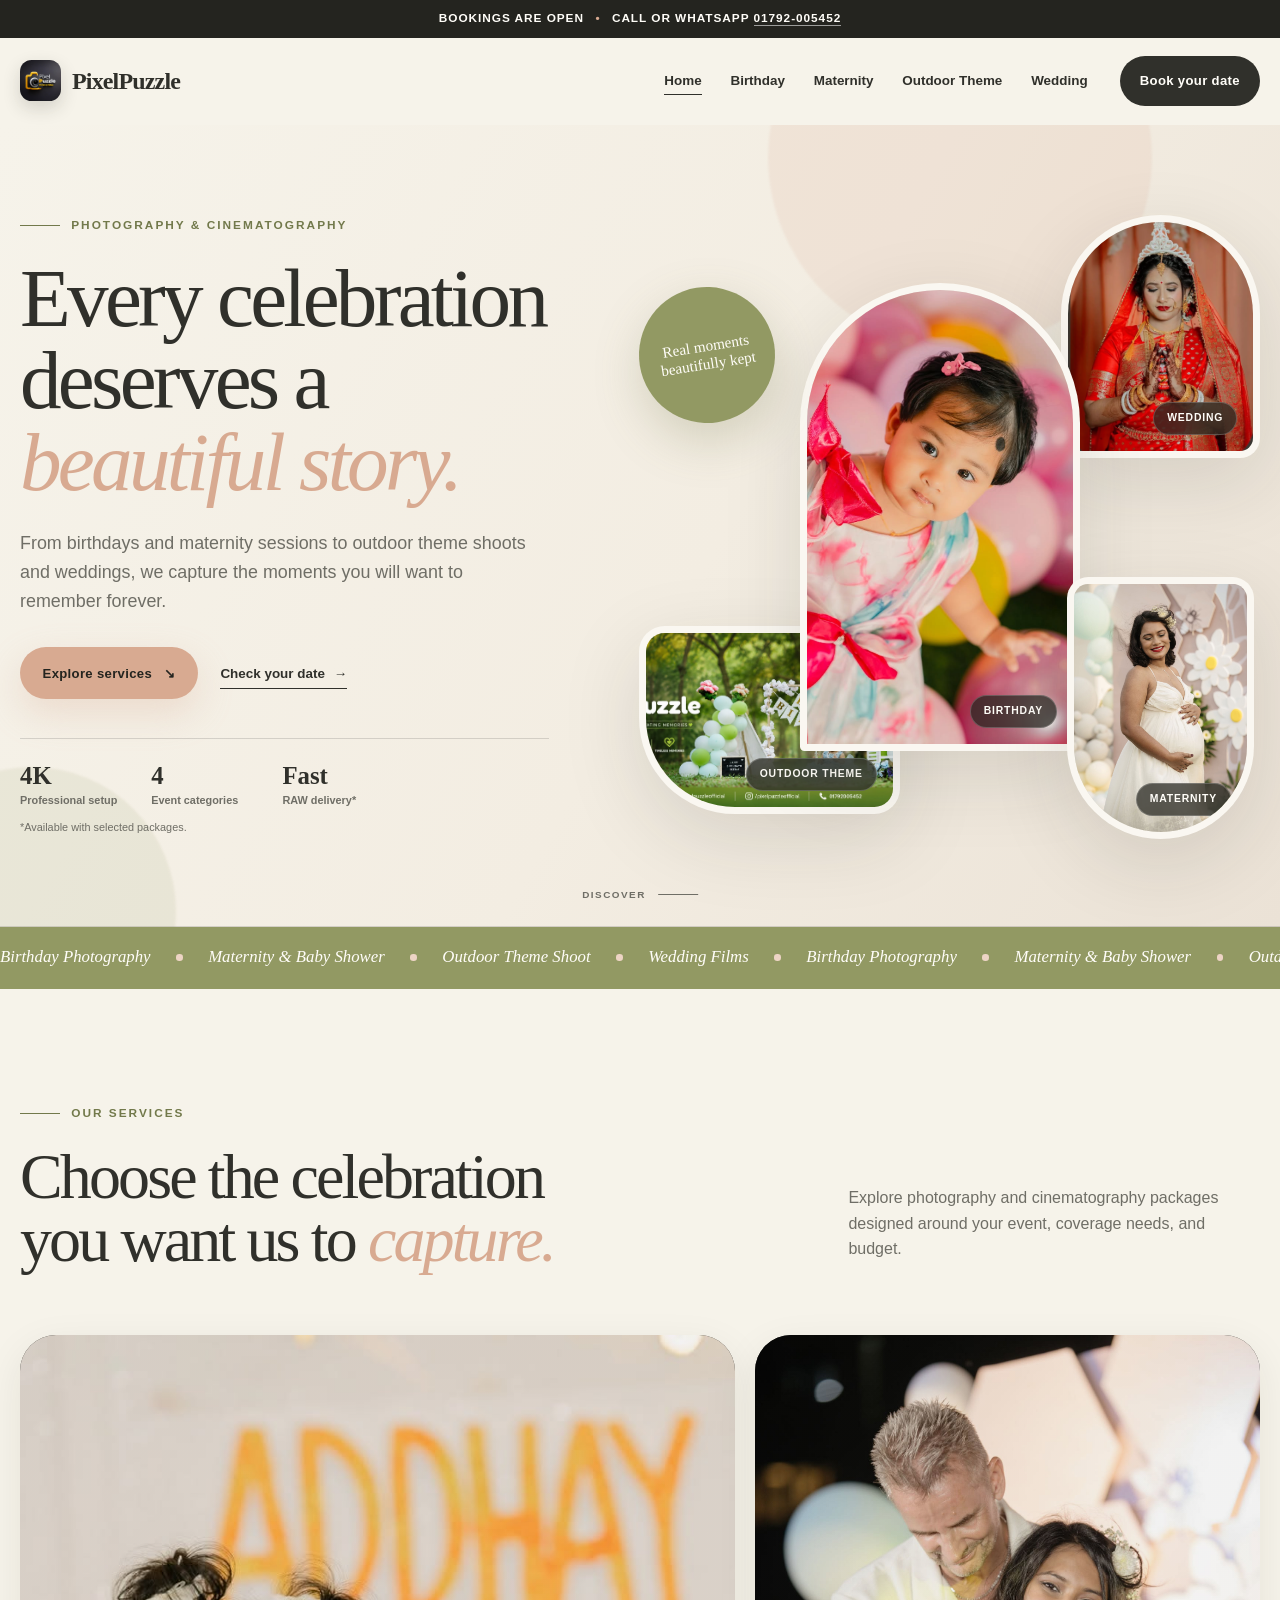
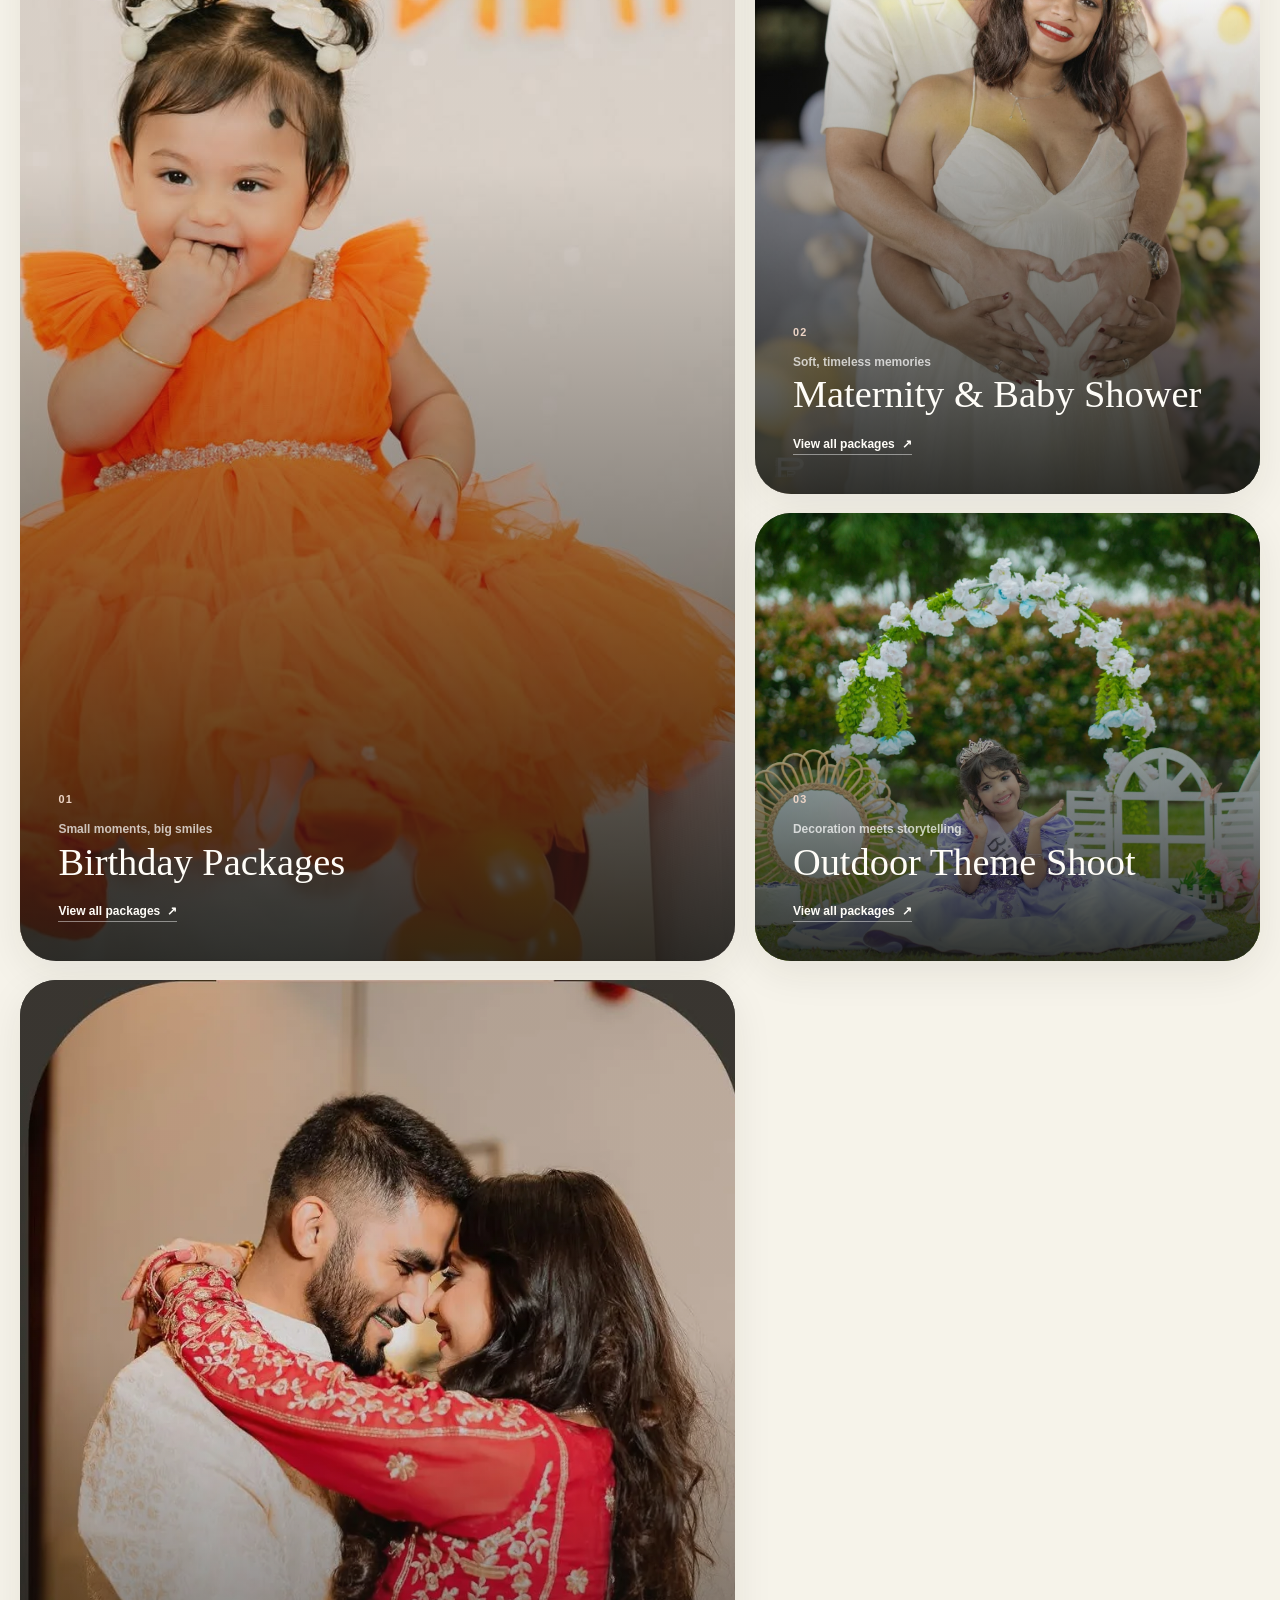
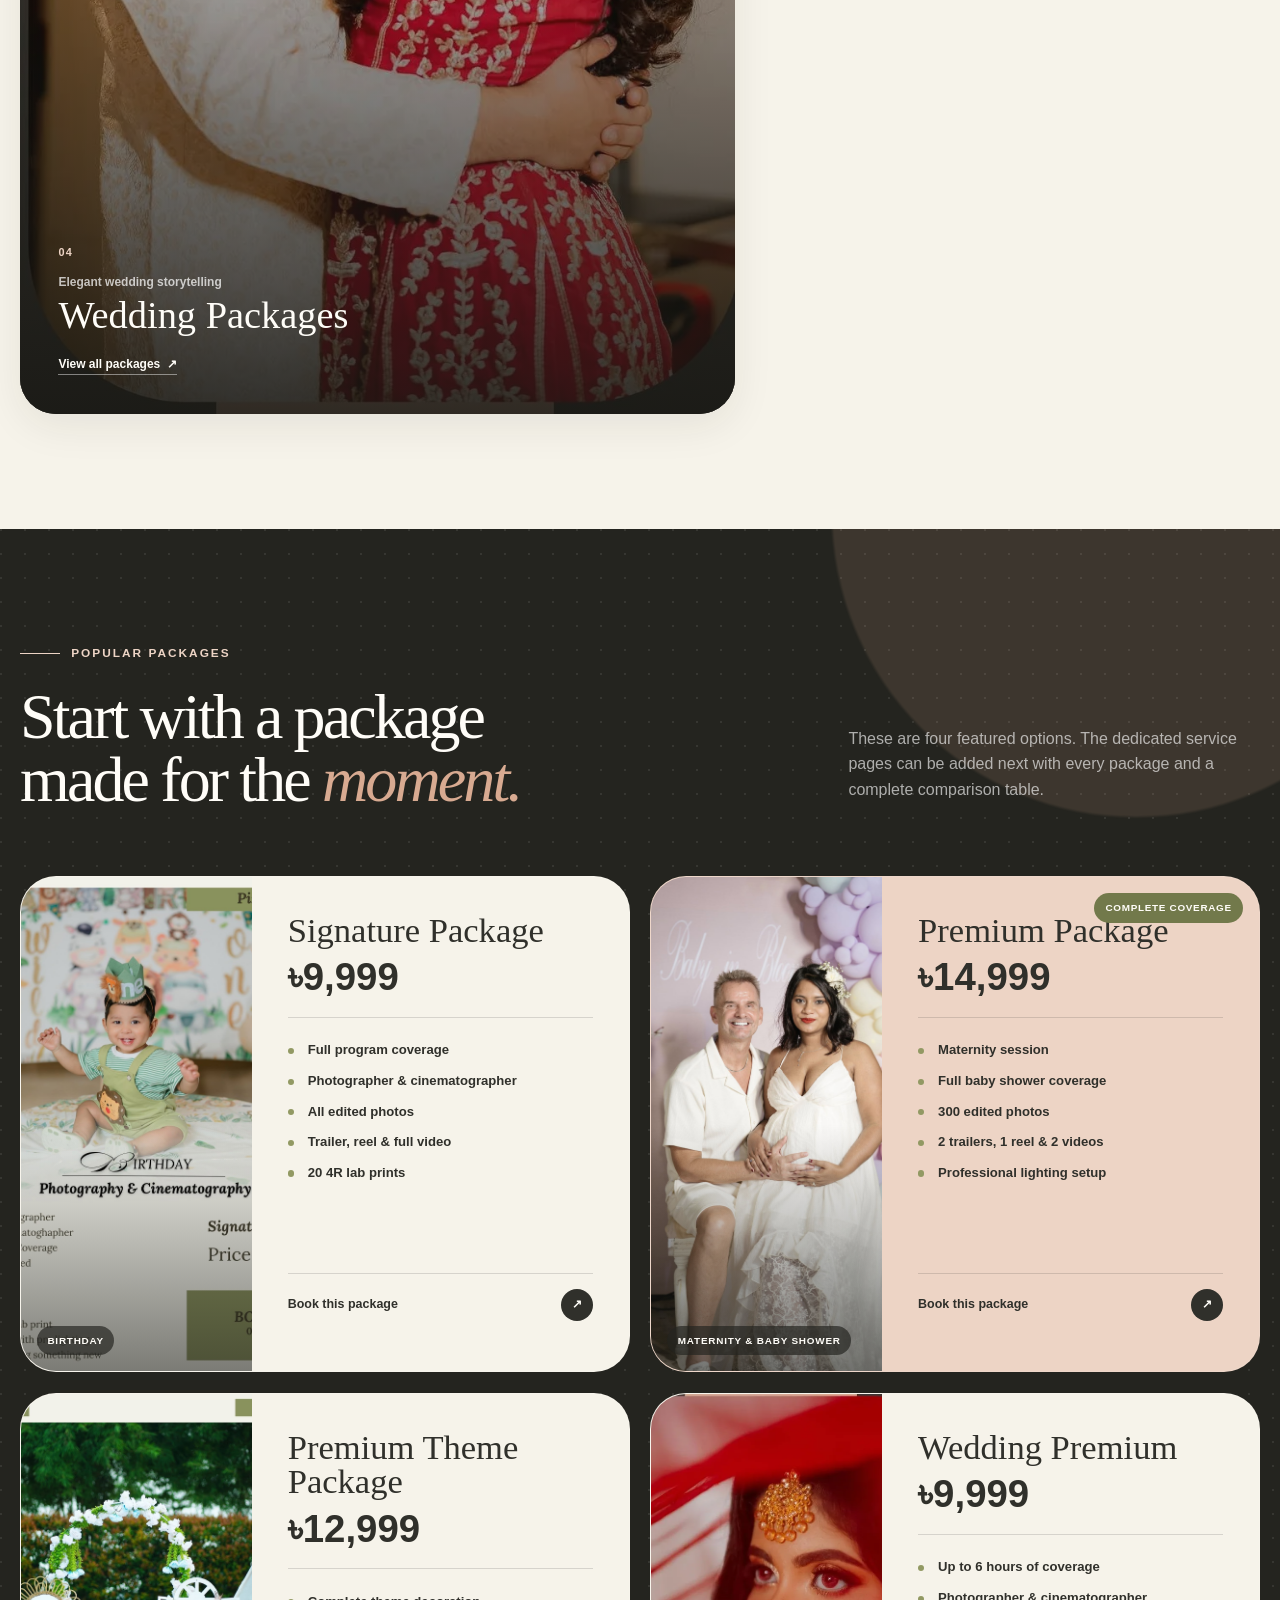
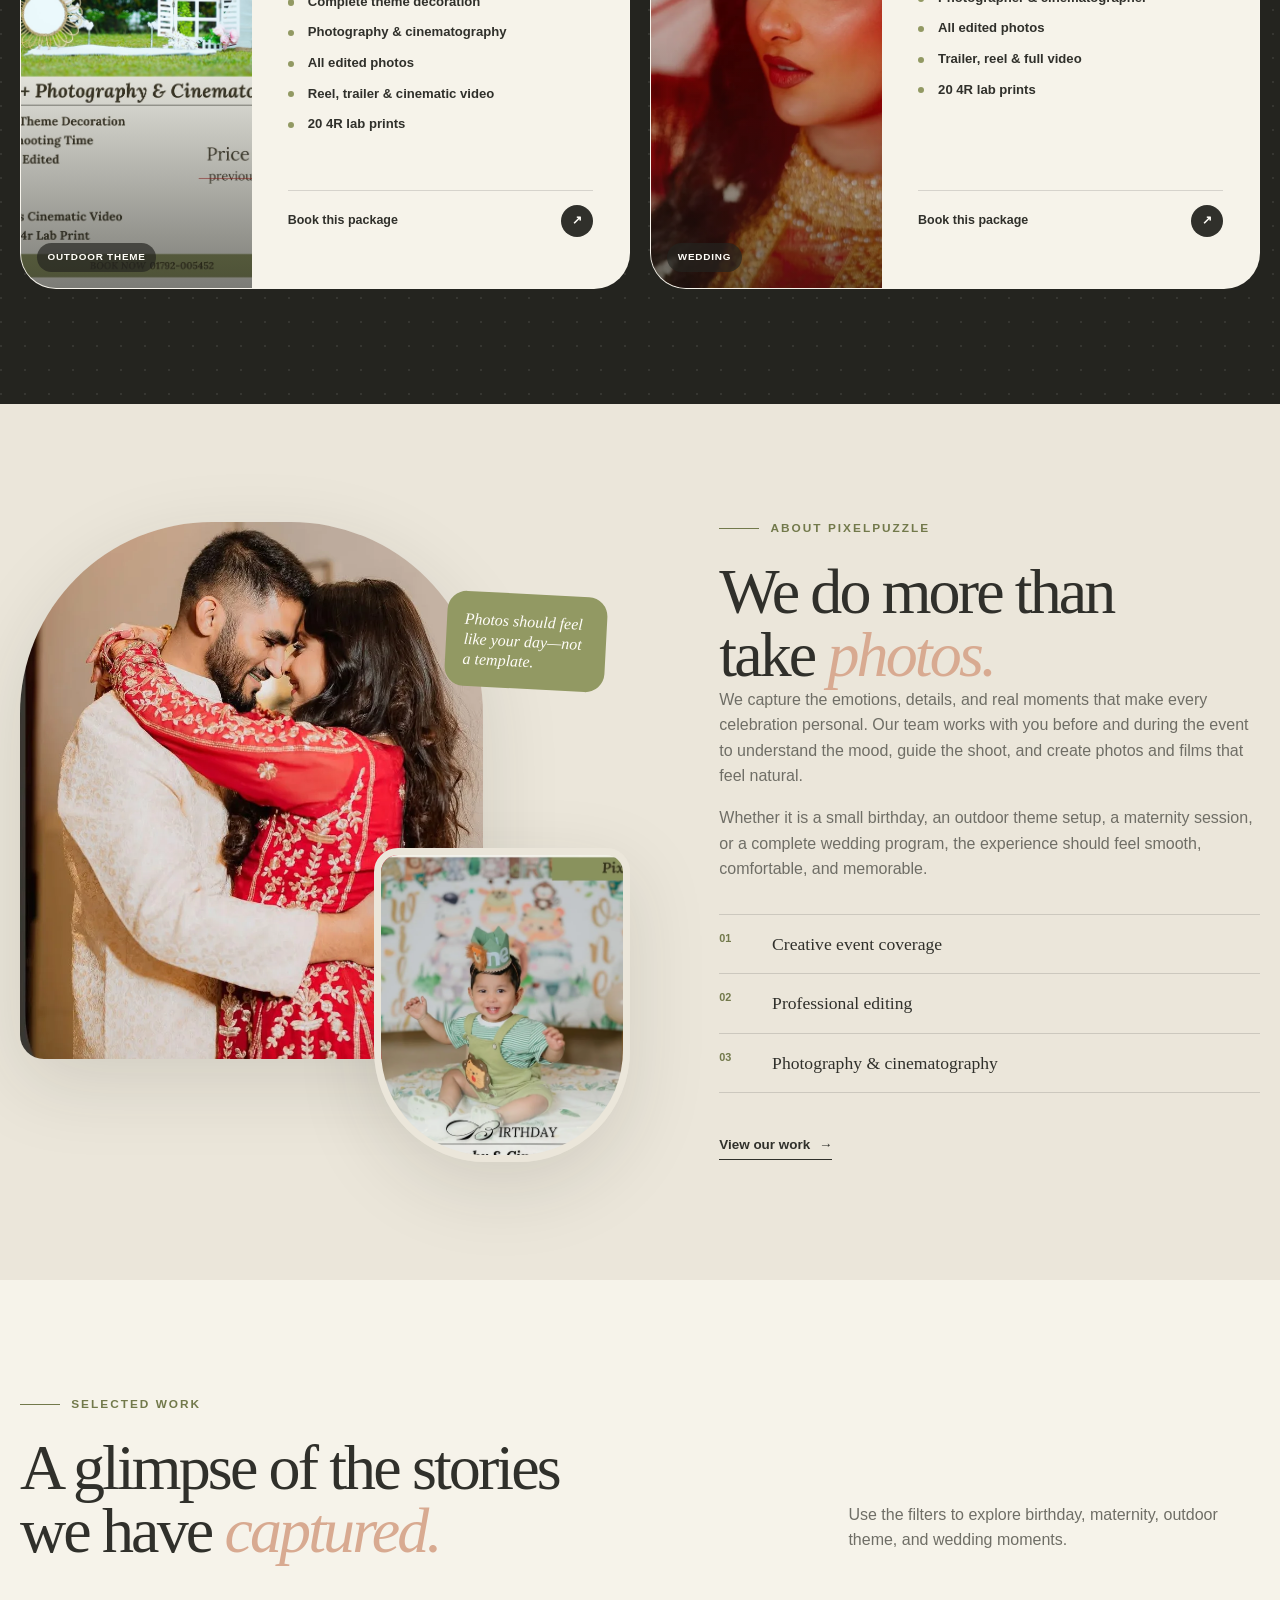
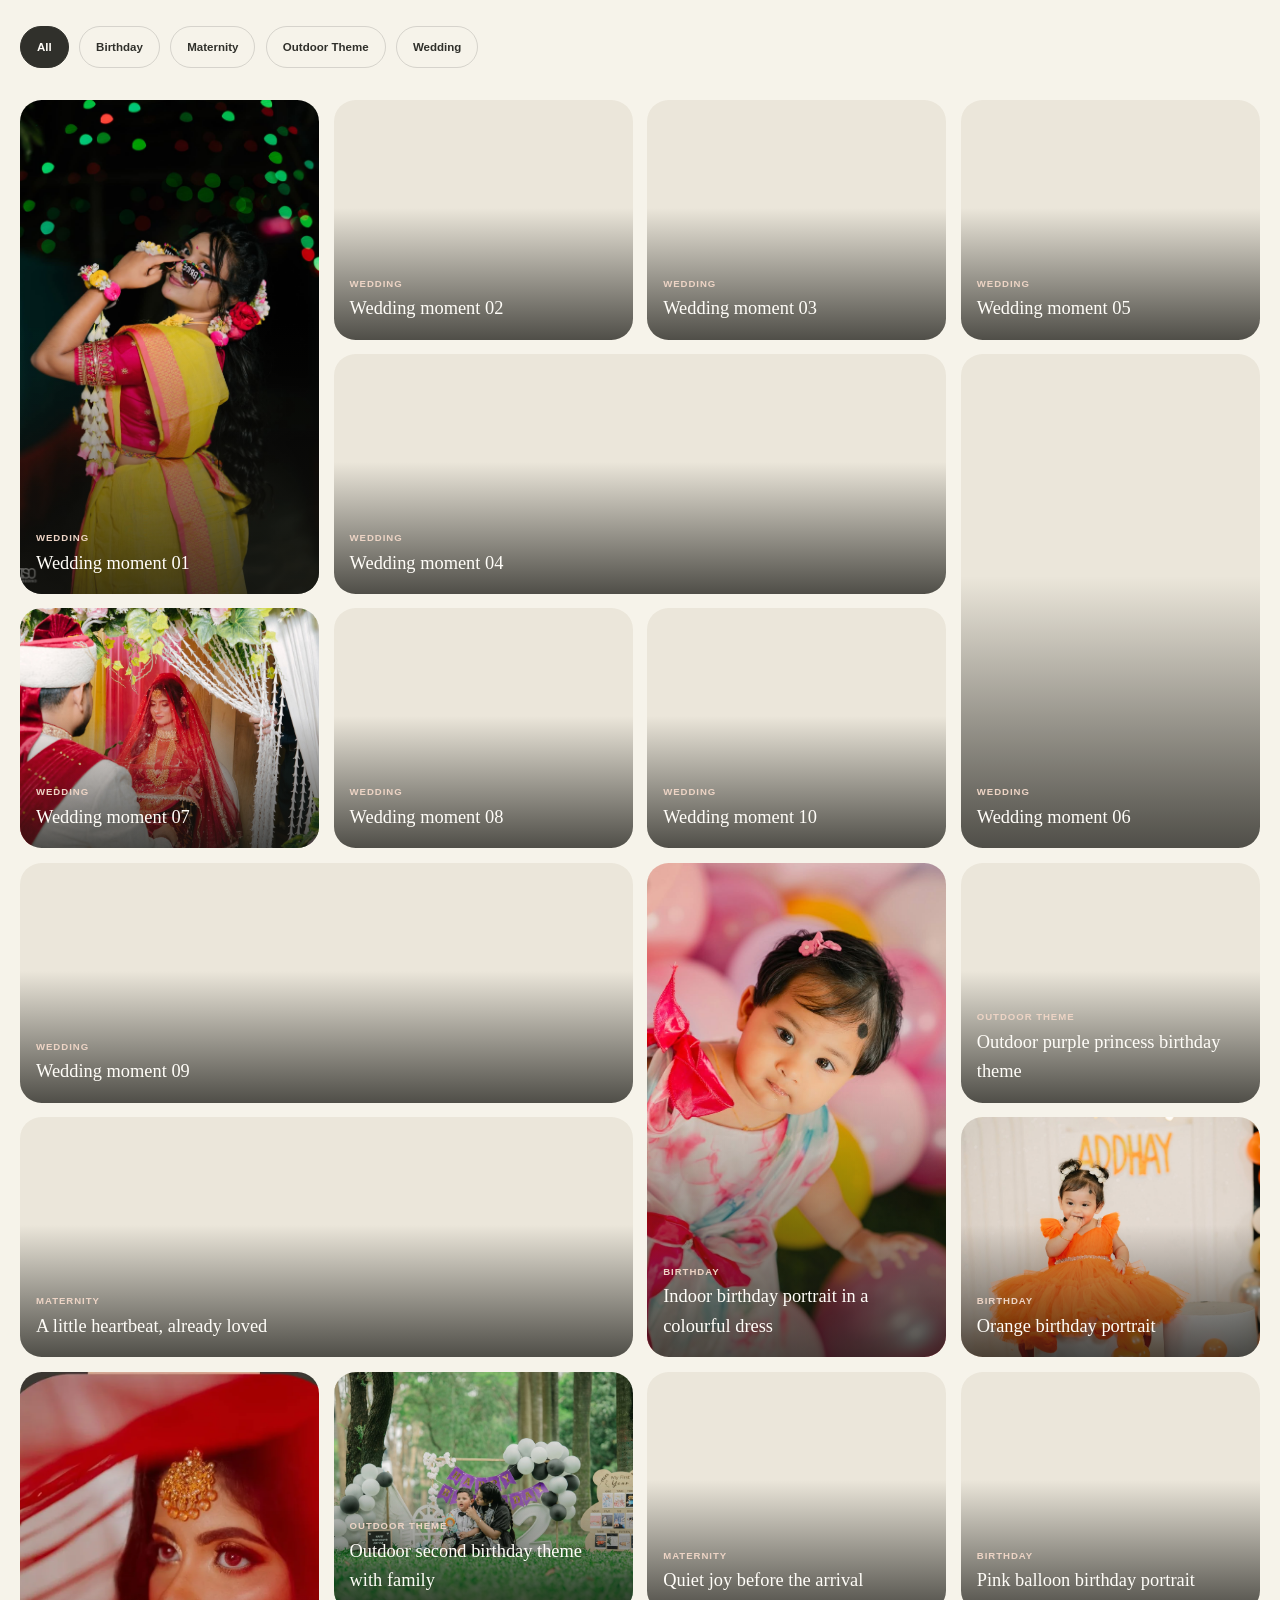
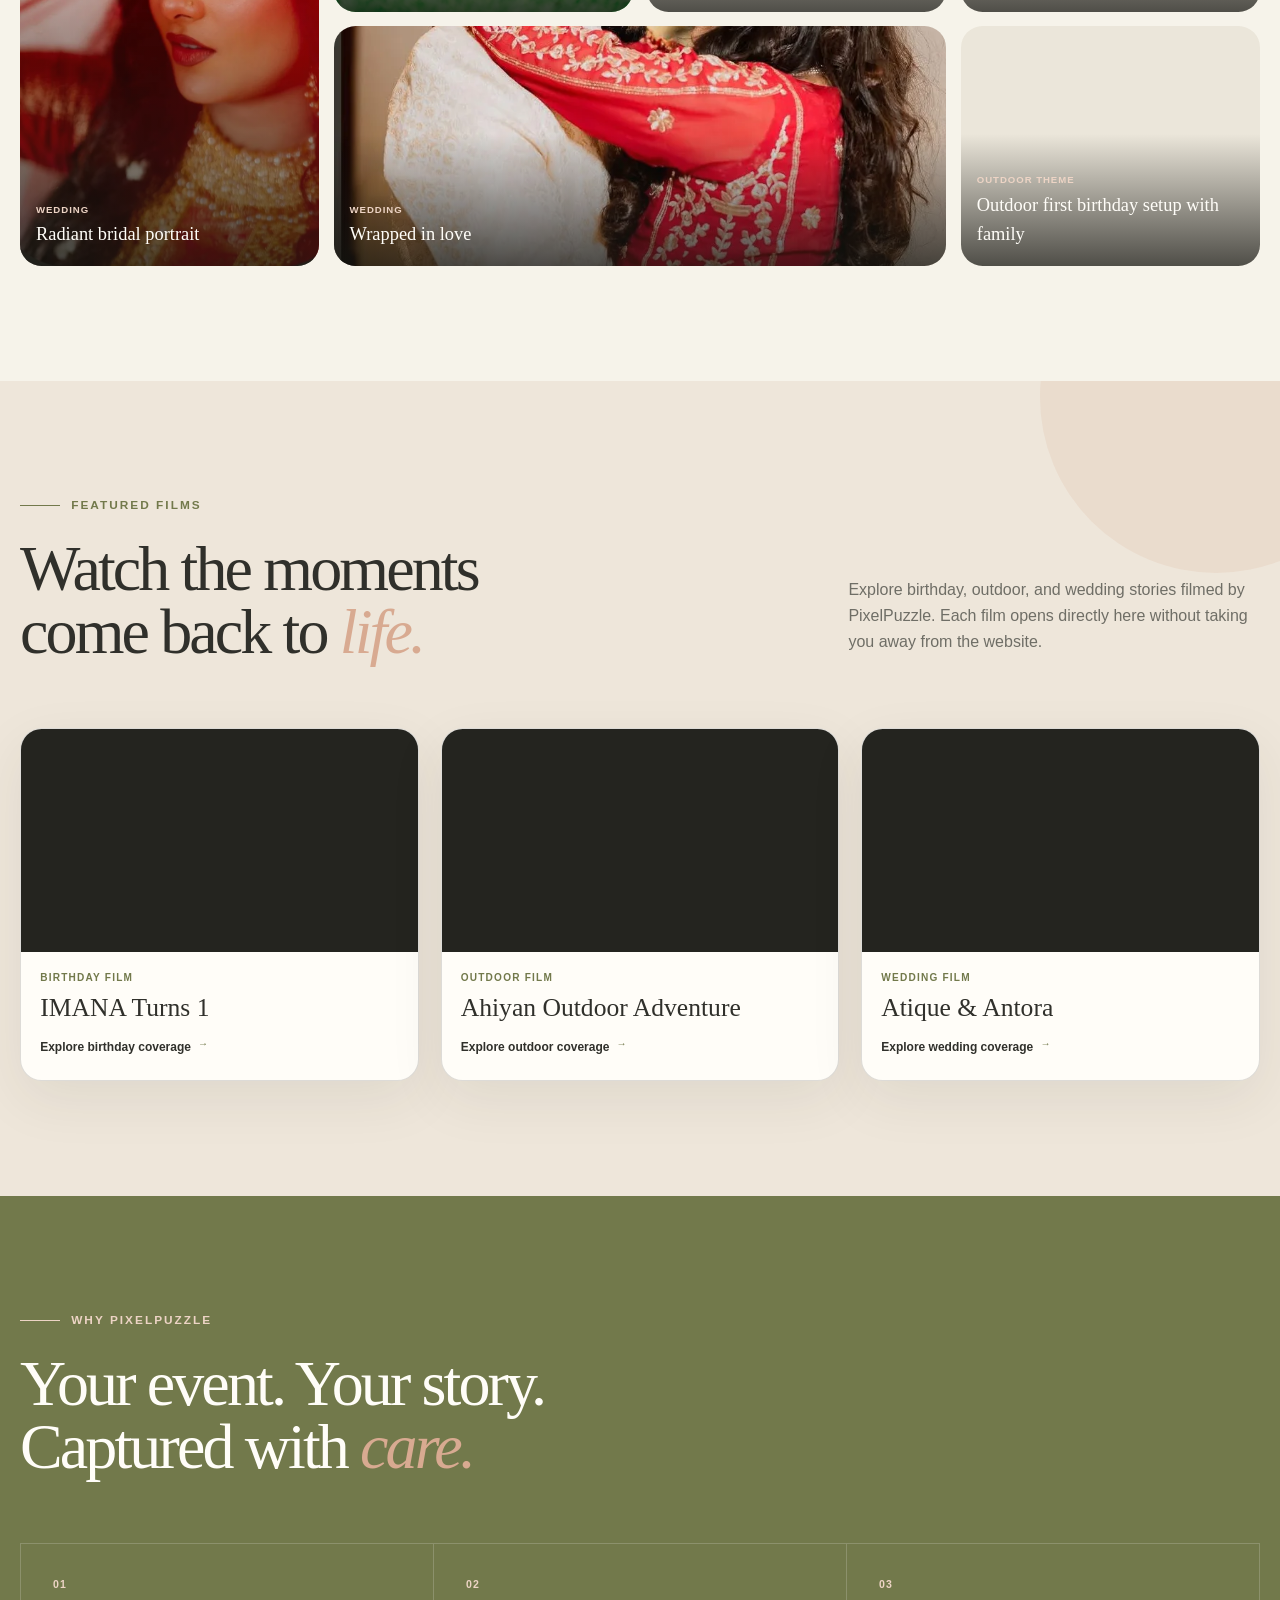
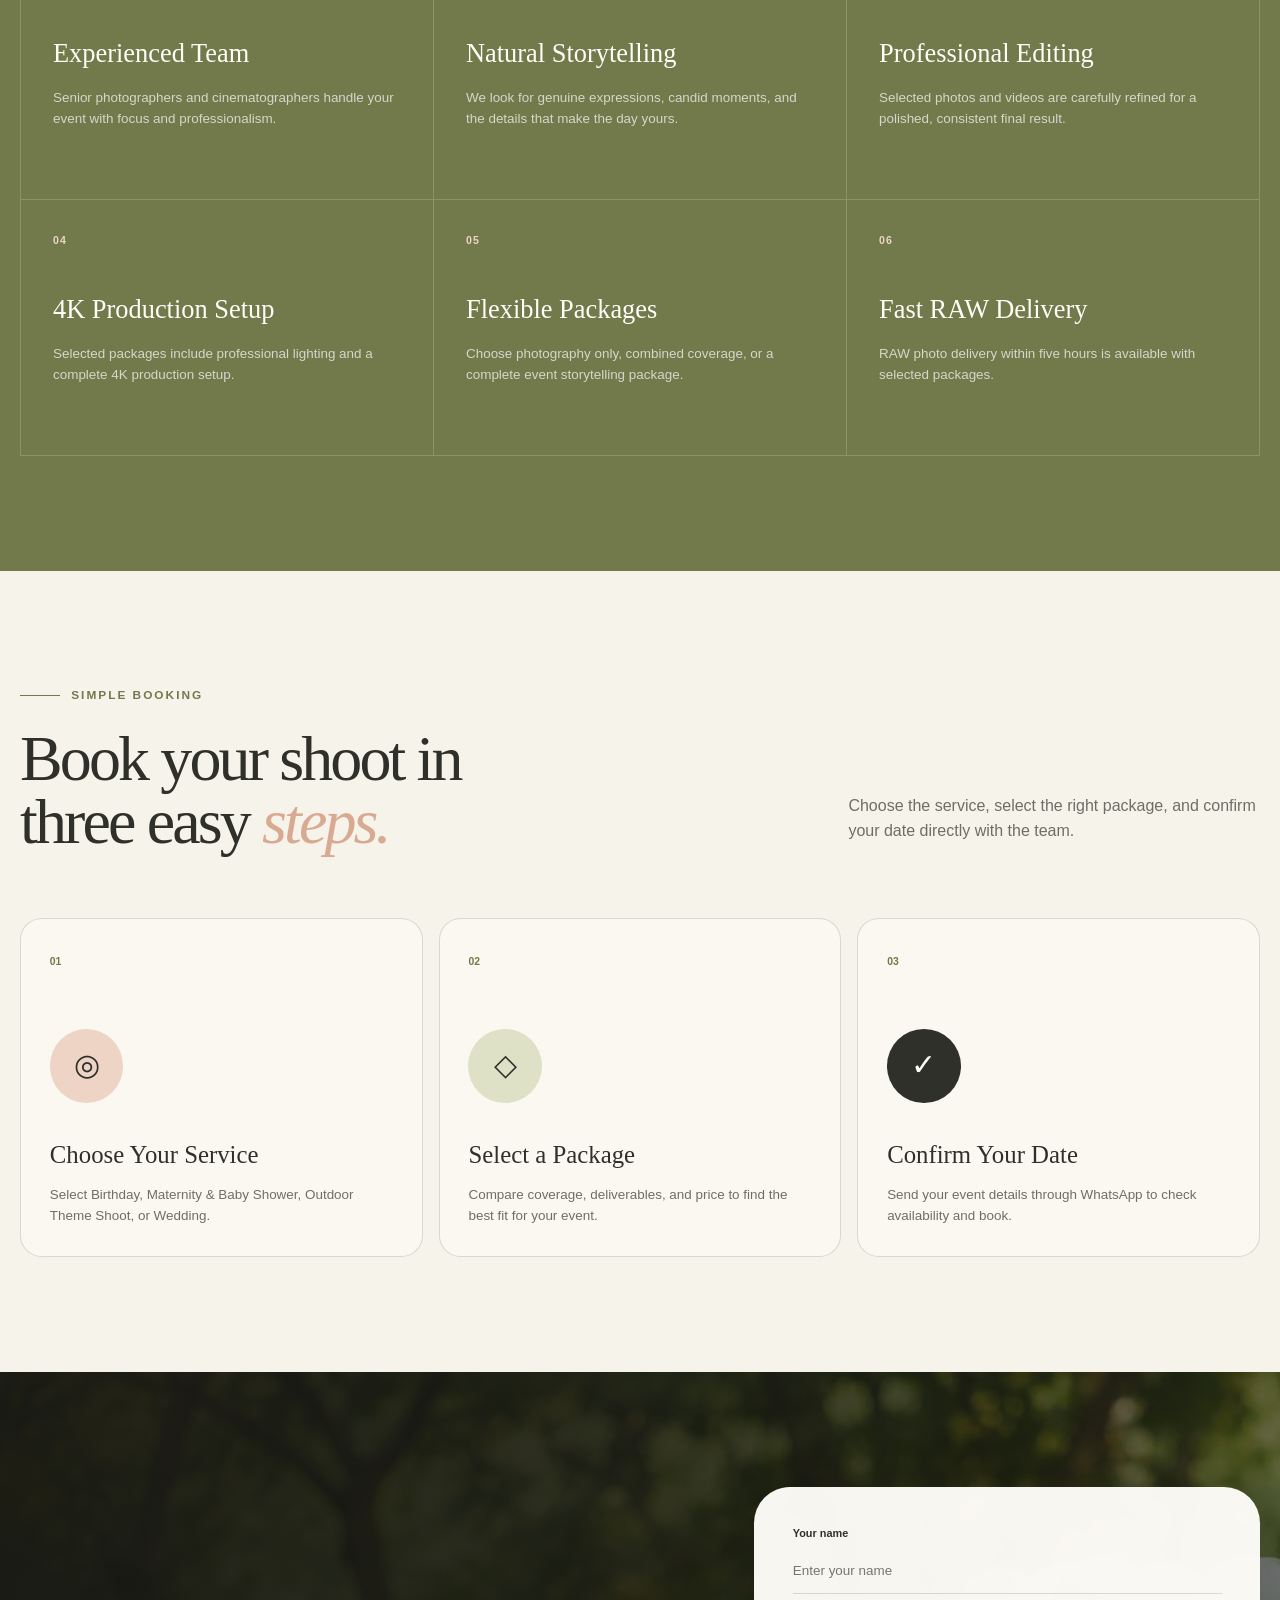
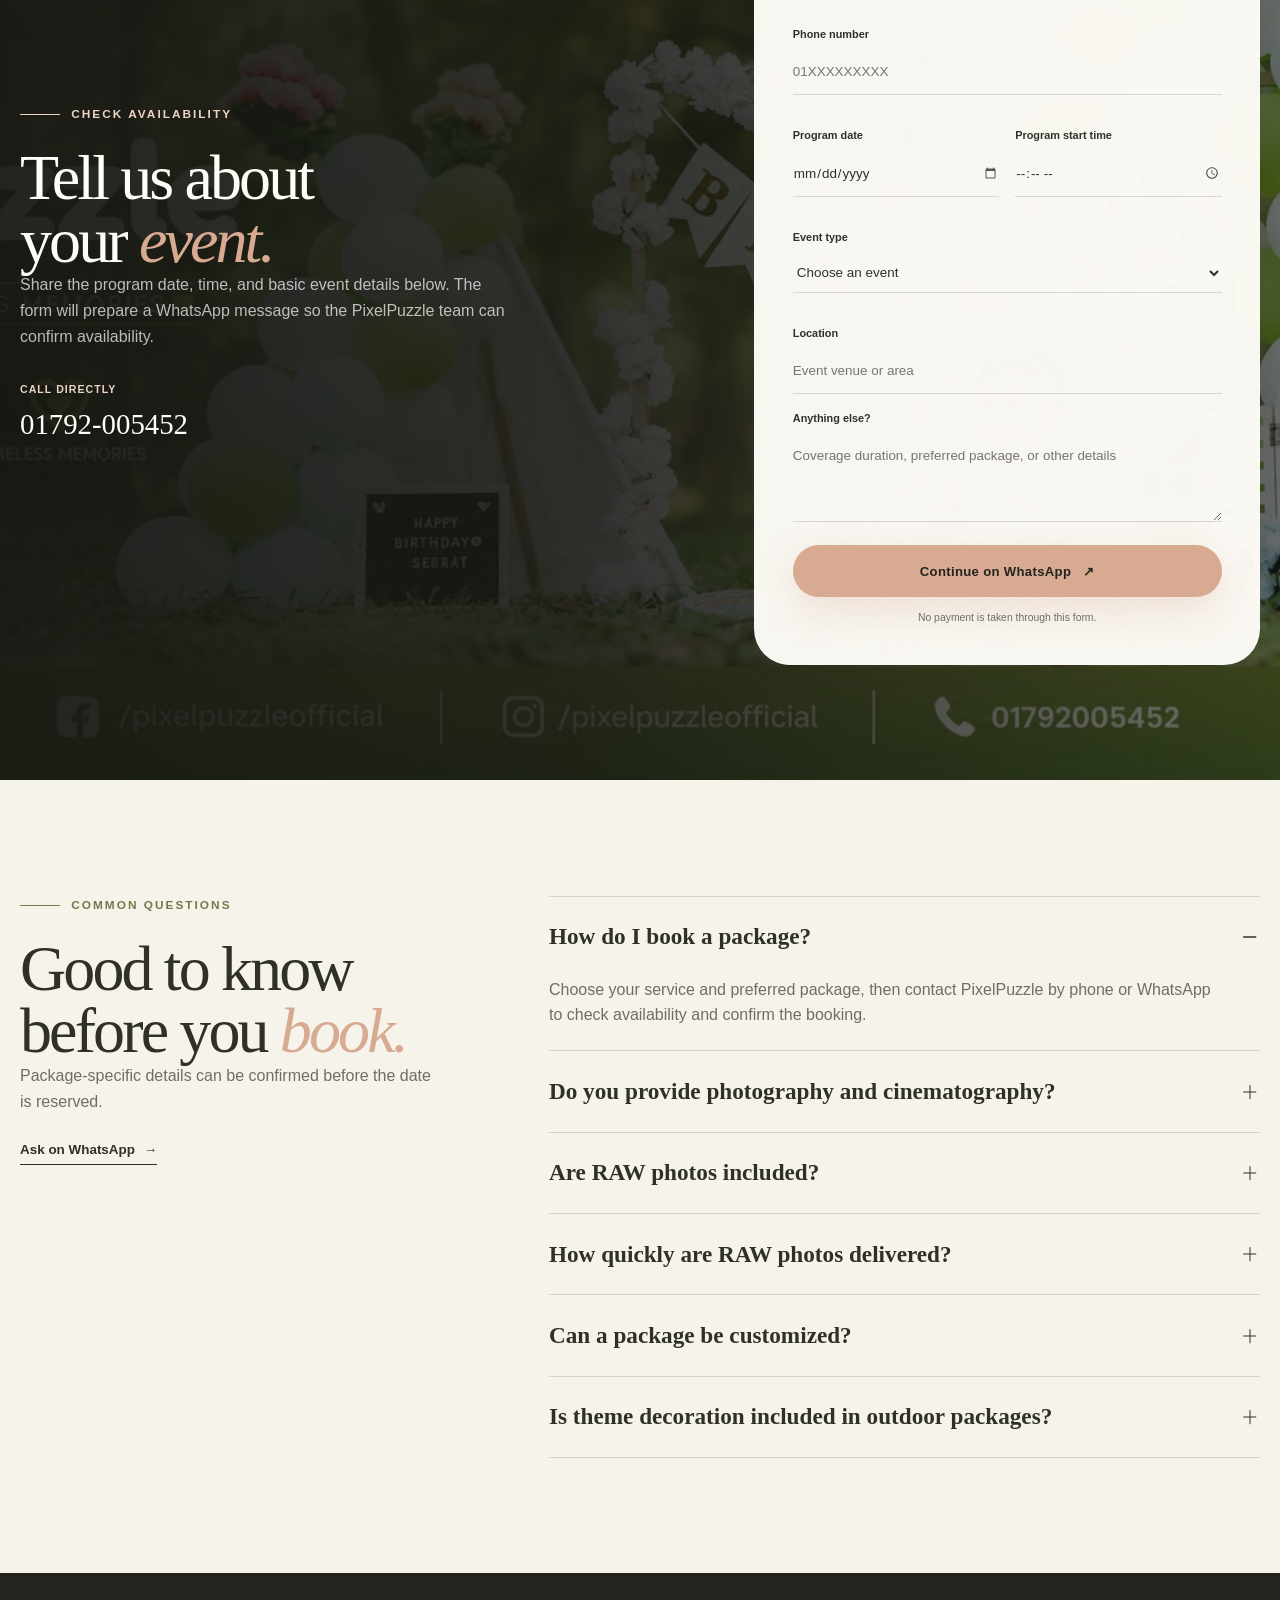
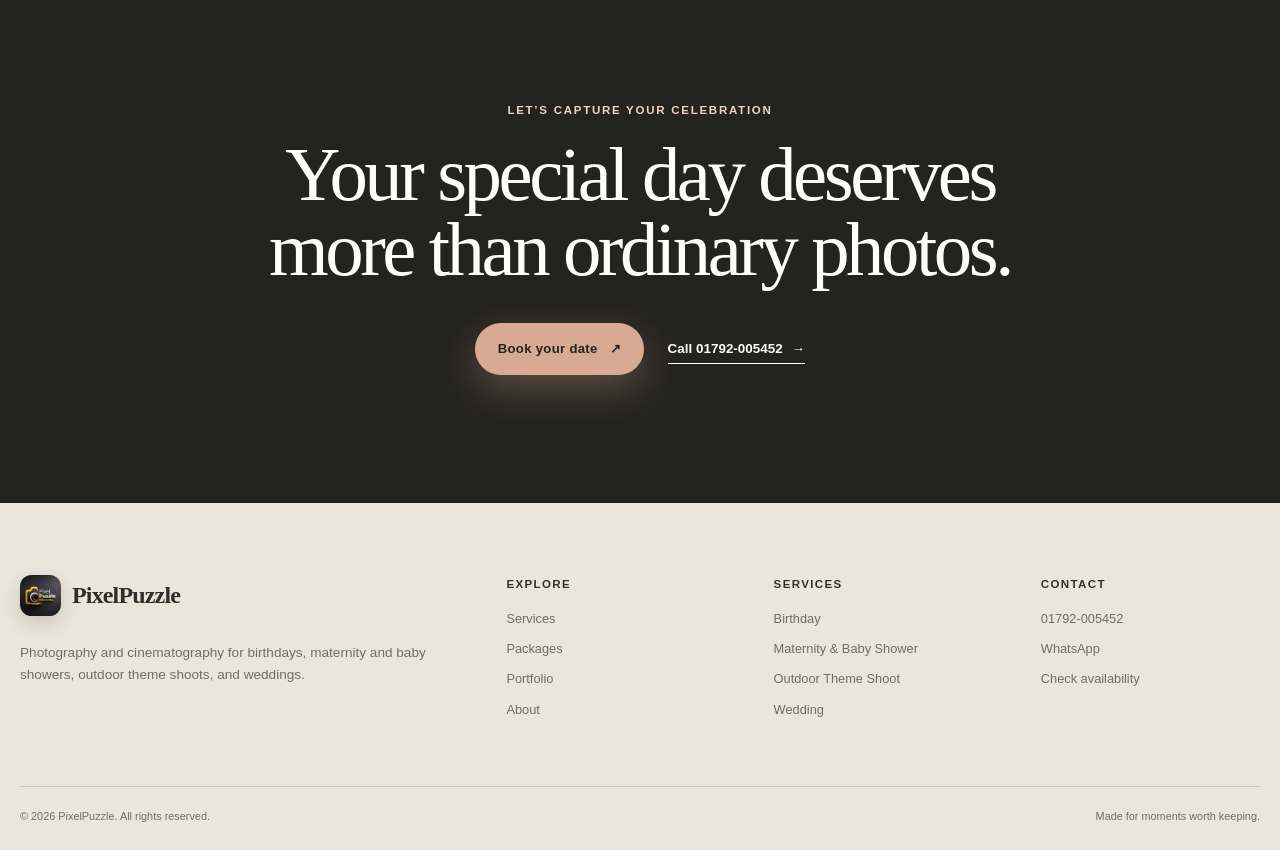
<file: index.html>
<!DOCTYPE html>

<html class="no-js" lang="en">
<head>
<meta charset="utf-8"/>
<meta content="width=device-width, initial-scale=1" name="viewport"/>
<meta content="PixelPuzzle offers birthday, maternity, baby shower, outdoor theme shoot, and wedding photography and cinematography packages." name="description"/>
<meta content="#30302b" name="theme-color"/>
<meta content="PixelPuzzle Photography &amp; Cinematography" property="og:title"/>
<meta content="Photography and cinematic coverage for the celebrations you never want to forget." property="og:description"/>
<meta content="website" property="og:type"/>
<meta content="assets/images/photo_0068_2048x1365.jpg" property="og:image"/>
<title>PixelPuzzle | Photography &amp; Cinematography</title>
<link href="assets/images/photo_0002_1536x1536.jpg" rel="icon" type="image/jpeg"/>
<link as="image" href="assets/images/photo_0068_2048x1365.jpg" rel="preload" type="image/jpeg"/>
<link href="style.css" rel="stylesheet"/>
<script>document.documentElement.classList.remove('no-js');</script>
<script type="application/ld+json">
  {
    "@context": "https://schema.org",
    "@type": "ProfessionalService",
    "name": "PixelPuzzle",
    "description": "Photography and cinematography for birthdays, maternity and baby showers, outdoor theme shoots, and weddings.",
    "telephone": "+8801792005452",
    "areaServed": "Bangladesh",
    "serviceType": [
      "Birthday Photography",
      "Maternity Photography",
      "Baby Shower Photography",
      "Outdoor Theme Shoot",
      "Wedding Photography and Cinematography"
    ]
  }
  </script>
</head>
<body>
<a class="skip-link" href="#main-content">Skip to main content</a>
<div class="announcement-bar">
<p>Bookings are open <span aria-hidden="true">•</span> Call or WhatsApp <a href="tel:+8801792005452">01792-005452</a></p>
</div>
<header class="site-header" id="siteHeader">
<div class="container nav-shell">
<a aria-label="PixelPuzzle home" class="brand" href="index.html">
<img alt="" aria-hidden="true" class="brand-logo-image" height="48" src="assets/images/photo_0002_1536x1536.jpg" width="48"/>
<span class="brand-name">PixelPuzzle</span>
</a>
<nav aria-label="Primary navigation" class="desktop-nav">
<a aria-current="page" href="index.html">Home</a>
<a href="birthday-packages.html">Birthday</a>
<a href="maternity-baby-shower.html">Maternity</a>
<a href="outdoor-theme-shoot.html">Outdoor Theme</a>
<a href="wedding-packages.html">Wedding</a>
</nav>
<a class="button button-small header-cta" href="#booking">Book your date</a>
<button aria-controls="mobileNav" aria-expanded="false" aria-label="Open navigation menu" class="menu-toggle" id="menuToggle" type="button">
<span></span><span></span>
</button>
</div>
<nav aria-label="Mobile navigation" class="mobile-nav" id="mobileNav">
<a aria-current="page" href="index.html">Home</a>
<a href="birthday-packages.html">Birthday</a>
<a href="maternity-baby-shower.html">Maternity</a>
<a href="outdoor-theme-shoot.html">Outdoor Theme</a>
<a href="wedding-packages.html">Wedding</a>
<a class="mobile-nav-cta" href="#booking">Book your date</a>
</nav>
</header>
<main id="main-content">
<section class="hero" id="home">
<div aria-hidden="true" class="hero-orb hero-orb-one"></div>
<div aria-hidden="true" class="hero-orb hero-orb-two"></div>
<div class="container hero-grid">
<div class="hero-copy reveal">
<p class="eyebrow"><span></span> Photography &amp; cinematography</p>
<h1>Every celebration deserves a <em>beautiful story.</em></h1>
<p class="hero-text">From birthdays and maternity sessions to outdoor theme shoots and weddings, we capture the moments you will want to remember forever.</p>
<div class="hero-actions">
<a class="button button-primary" href="#services">Explore services <span aria-hidden="true">↘</span></a>
<a class="text-link" href="#booking">Check your date <span aria-hidden="true">→</span></a>
</div>
<div aria-label="Service highlights" class="hero-trust">
<div><strong>4K</strong><span>Professional setup</span></div>
<div><strong>4</strong><span>Event categories</span></div>
<div><strong>Fast</strong><span>RAW delivery*</span></div>
</div>
<small class="hero-note">*Available with selected packages.</small>
</div>
<div aria-label="PixelPuzzle photography categories" class="hero-gallery reveal delay-1">
<figure class="hero-photo hero-photo-main">
<img alt="Child smiling during a PixelPuzzle birthday celebration" fetchpriority="high" height="1365" src="assets/images/photo_0068_2048x1365.jpg" width="2048"/>
<figcaption>Birthday</figcaption>
</figure>
<figure class="hero-photo hero-photo-top">
<img alt="Bride in traditional red wedding attire" fetchpriority="high" height="1170" src="assets/images/wedding-03.webp" width="860"/>
<figcaption>Wedding</figcaption>
</figure>
<figure class="hero-photo hero-photo-bottom">
<img alt="Expecting mother in an elegant white maternity portrait" fetchpriority="high" height="2048" src="assets/images/15.jpg" width="1365"/>
<figcaption>Maternity</figcaption>
</figure>
<figure class="hero-photo hero-photo-wide">
<img alt="PixelPuzzle outdoor birthday theme setup in a green park" fetchpriority="high" height="809" src="assets/images/photo_0001_1942x809.jpg" width="1942"/>
<figcaption>Outdoor theme</figcaption>
</figure>
<span aria-hidden="true" class="hero-stamp">Real moments<br/>beautifully kept</span>
</div>
</div>
<a aria-label="Scroll to services" class="hero-scroll" href="#services"><span>Discover</span><i></i></a>
</section>
<section aria-label="Services offered" class="service-strip">
<div class="service-strip-track">
<span>Birthday Photography</span><i></i>
<span>Maternity &amp; Baby Shower</span><i></i>
<span>Outdoor Theme Shoot</span><i></i>
<span>Wedding Films</span><i></i>
<span>Birthday Photography</span><i></i>
<span>Maternity &amp; Baby Shower</span><i></i>
<span>Outdoor Theme Shoot</span><i></i>
<span>Wedding Films</span><i></i>
</div>
</section>
<section class="section services-section" id="services">
<div class="container">
<div class="section-heading reveal">
<div>
<p class="eyebrow"><span></span> Our services</p>
<h2>Choose the celebration<br/>you want us to <em>capture.</em></h2>
</div>
<p>Explore photography and cinematography packages designed around your event, coverage needs, and budget.</p>
</div>
<div class="service-grid">
<article class="service-card service-card-tall reveal">
<img alt="Child in an orange birthday dress at a PixelPuzzle celebration" decoding="async" height="1365" loading="lazy" src="assets/images/photo_0082_2048x1365.jpg" width="2048"/>
<div class="service-card-shade"></div>
<div class="service-card-content">
<span>01</span>
<p>Small moments, big smiles</p>
<h3>Birthday Packages</h3>
<a href="birthday-packages.html">View all packages <span aria-hidden="true">↗</span></a>
</div>
</article>
<article class="service-card reveal delay-1">
<img alt="Expecting couple sharing a joyful maternity moment" decoding="async" height="2048" loading="lazy" src="assets/images/12.jpg" width="1365"/>
<div class="service-card-shade"></div>
<div class="service-card-content">
<span>02</span>
<p>Soft, timeless memories</p>
<h3>Maternity &amp; Baby Shower</h3>
<a href="maternity-baby-shower.html">View all packages <span aria-hidden="true">↗</span></a>
</div>
</article>
<article class="service-card reveal delay-2">
<img alt="Outdoor birthday theme portrait with a purple princess setup" decoding="async" height="1365" loading="lazy" src="assets/images/photo_0024_2048x1365.jpg" width="2048"/>
<div class="service-card-shade"></div>
<div class="service-card-content">
<span>03</span>
<p>Decoration meets storytelling</p>
<h3>Outdoor Theme Shoot</h3>
<a href="outdoor-theme-shoot.html">View all packages <span aria-hidden="true">↗</span></a>
</div>
</article>
<article class="service-card service-card-wide reveal delay-3">
<img alt="Couple embracing during a wedding event" height="1240" loading="lazy" src="assets/images/wedding-02.webp" width="858"/>
<div class="service-card-shade"></div>
<div class="service-card-content">
<span>04</span>
<p>Elegant wedding storytelling</p>
<h3>Wedding Packages</h3>
<a href="wedding-packages.html">View all packages <span aria-hidden="true">↗</span></a>
</div>
</article>
</div>
</div>
</section>
<section class="section packages-section" id="featured-packages">
<div aria-hidden="true" class="packages-glow"></div>
<div class="container">
<div class="section-heading section-heading-light reveal">
<div>
<p class="eyebrow eyebrow-light"><span></span> Popular packages</p>
<h2>Start with a package<br/>made for the <em>moment.</em></h2>
</div>
<p>These are four featured options. The dedicated service pages can be added next with every package and a complete comparison table.</p>
</div>
<div class="package-grid">
<article class="package-card reveal" id="birthday-package">
<div class="package-image">
<img alt="PixelPuzzle Birthday Signature Package rate card" decoding="async" height="2048" loading="lazy" src="assets/images/photo_0064_2048x2048.jpg" width="2048"/>
<span>Birthday</span>
</div>
<div class="package-content">
<div class="package-title-row">
<h3>Signature Package</h3>
<strong>৳9,999</strong>
</div>
<ul>
<li>Full program coverage</li>
<li>Photographer &amp; cinematographer</li>
<li>All edited photos</li>
<li>Trailer, reel &amp; full video</li>
<li>20 4R lab prints</li>
</ul>
<button class="package-button" data-package="Birthday Signature Package — ৳9,999" type="button">Book this package <span aria-hidden="true">↗</span></button>
</div>
</article>
<article class="package-card featured-package reveal delay-1" id="maternity-package">
<span class="package-badge">Complete coverage</span>
<div class="package-image">
<img alt="Expecting couple posing at a pastel baby shower setup" decoding="async" height="2048" loading="lazy" src="assets/images/13.jpg" width="1365"/>
<span>Maternity &amp; Baby Shower</span>
</div>
<div class="package-content">
<div class="package-title-row">
<h3>Premium Package</h3>
<strong>৳14,999</strong>
</div>
<ul>
<li>Maternity session</li>
<li>Full baby shower coverage</li>
<li>300 edited photos</li>
<li>2 trailers, 1 reel &amp; 2 videos</li>
<li>Professional lighting setup</li>
</ul>
<button class="package-button" data-package="Baby Shower &amp; Maternity Premium — ৳14,999" type="button">Book this package <span aria-hidden="true">↗</span></button>
</div>
</article>
<article class="package-card reveal delay-2" id="outdoor-package">
<div class="package-image">
<img alt="PixelPuzzle premium outdoor theme package rate card" decoding="async" height="2048" loading="lazy" src="assets/images/photo_0059_2048x2048.jpg" width="2048"/>
<span>Outdoor Theme</span>
</div>
<div class="package-content">
<div class="package-title-row">
<h3>Premium Theme Package</h3>
<strong>৳12,999</strong>
</div>
<ul>
<li>Complete theme decoration</li>
<li>Photography &amp; cinematography</li>
<li>All edited photos</li>
<li>Reel, trailer &amp; cinematic video</li>
<li>20 4R lab prints</li>
</ul>
<button class="package-button" data-package="Premium Outdoor Theme Package — ৳12,999" type="button">Book this package <span aria-hidden="true">↗</span></button>
</div>
</article>
<article class="package-card reveal delay-3" id="wedding-package">
<div class="package-image">
<img alt="Wedding portrait photography" height="1165" loading="lazy" src="assets/images/wedding-01.webp" width="858"/>
<span>Wedding</span>
</div>
<div class="package-content">
<div class="package-title-row">
<h3>Wedding Premium</h3>
<strong>৳9,999</strong>
</div>
<ul>
<li>Up to 6 hours of coverage</li>
<li>Photographer &amp; cinematographer</li>
<li>All edited photos</li>
<li>Trailer, reel &amp; full video</li>
<li>20 4R lab prints</li>
</ul>
<button class="package-button" data-package="Wedding Premium — ৳9,999" type="button">Book this package <span aria-hidden="true">↗</span></button>
</div>
</article>
</div>
</div>
</section>
<section class="section about-section" id="about">
<div class="container about-grid">
<div class="about-images reveal">
<figure class="about-image-large"><img alt="Couple embracing during a wedding celebration" height="1165" loading="lazy" src="assets/images/wedding-02.webp" width="858"/></figure>
<figure class="about-image-small"><img alt="Smiling child at a birthday shoot" height="1250" loading="lazy" src="assets/images/birthday-01.webp" width="1188"/></figure>
<span class="about-caption">Photos should feel like your day—not a template.</span>
</div>
<div class="about-copy reveal delay-1">
<p class="eyebrow"><span></span> About PixelPuzzle</p>
<h2>We do more than<br/>take <em>photos.</em></h2>
<p>We capture the emotions, details, and real moments that make every celebration personal. Our team works with you before and during the event to understand the mood, guide the shoot, and create photos and films that feel natural.</p>
<p>Whether it is a small birthday, an outdoor theme setup, a maternity session, or a complete wedding program, the experience should feel smooth, comfortable, and memorable.</p>
<div class="about-points">
<div><span>01</span><strong>Creative event coverage</strong></div>
<div><span>02</span><strong>Professional editing</strong></div>
<div><span>03</span><strong>Photography &amp; cinematography</strong></div>
</div>
<a class="text-link dark-link" href="#portfolio">View our work <span aria-hidden="true">→</span></a>
</div>
</div>
</section>
<section class="section portfolio-section" id="portfolio">
<div class="container">
<div class="section-heading reveal">
<div>
<p class="eyebrow"><span></span> Selected work</p>
<h2>A glimpse of the stories<br/>we have <em>captured.</em></h2>
</div>
<p>Use the filters to explore birthday, maternity, outdoor theme, and wedding moments.</p>
</div>
<div aria-label="Filter portfolio" class="portfolio-toolbar reveal" role="group">
<button aria-pressed="true" class="filter-button active" data-filter="all" type="button">All</button>
<button aria-pressed="false" class="filter-button" data-filter="birthday" type="button">Birthday</button>
<button aria-pressed="false" class="filter-button" data-filter="maternity" type="button">Maternity</button>
<button aria-pressed="false" class="filter-button" data-filter="outdoor" type="button">Outdoor Theme</button>
<button aria-pressed="false" class="filter-button" data-filter="wedding" type="button">Wedding</button>
</div>
<div aria-live="polite" class="portfolio-grid" id="portfolioGrid">
<figure class="portfolio-item portfolio-item-tall reveal" data-category="wedding">
<img alt="Wedding moment 01" decoding="async" loading="lazy" src="assets/1.jpg"/>
<figcaption><span>Wedding</span><strong>Wedding moment 01</strong></figcaption>
</figure>
<figure class="portfolio-item reveal delay-1" data-category="wedding">
<img alt="Wedding moment 02" decoding="async" loading="lazy" src="assets/2.jpg"/>
<figcaption><span>Wedding</span><strong>Wedding moment 02</strong></figcaption>
</figure>
<figure class="portfolio-item reveal delay-2" data-category="wedding">
<img alt="Wedding moment 03" decoding="async" loading="lazy" src="assets/3.jpg"/>
<figcaption><span>Wedding</span><strong>Wedding moment 03</strong></figcaption>
</figure>
<figure class="portfolio-item portfolio-item-wide reveal" data-category="wedding">
<img alt="Wedding moment 04" decoding="async" loading="lazy" src="assets/4.jpg"/>
<figcaption><span>Wedding</span><strong>Wedding moment 04</strong></figcaption>
</figure>
<figure class="portfolio-item reveal delay-1" data-category="wedding">
<img alt="Wedding moment 05" decoding="async" loading="lazy" src="assets/5.jpg"/>
<figcaption><span>Wedding</span><strong>Wedding moment 05</strong></figcaption>
</figure>
<figure class="portfolio-item portfolio-item-tall reveal delay-2" data-category="wedding">
<img alt="Wedding moment 06" decoding="async" loading="lazy" src="assets/6.jpg"/>
<figcaption><span>Wedding</span><strong>Wedding moment 06</strong></figcaption>
</figure>
<figure class="portfolio-item reveal" data-category="wedding">
<img alt="Wedding moment 07" decoding="async" loading="lazy" src="assets/7.jpg"/>
<figcaption><span>Wedding</span><strong>Wedding moment 07</strong></figcaption>
</figure>
<figure class="portfolio-item reveal delay-1" data-category="wedding">
<img alt="Wedding moment 08" decoding="async" loading="lazy" src="assets/8.jpg"/>
<figcaption><span>Wedding</span><strong>Wedding moment 08</strong></figcaption>
</figure>
<figure class="portfolio-item portfolio-item-wide reveal delay-2" data-category="wedding">
<img alt="Wedding moment 09" decoding="async" loading="lazy" src="assets/9.jpg"/>
<figcaption><span>Wedding</span><strong>Wedding moment 09</strong></figcaption>
</figure>
<figure class="portfolio-item reveal" data-category="wedding">
<img alt="Wedding moment 10" decoding="async" loading="lazy" src="assets/10.jpg"/>
<figcaption><span>Wedding</span><strong>Wedding moment 10</strong></figcaption>
</figure>
<figure class="portfolio-item portfolio-item-tall reveal" data-category="birthday">
<img alt="Indoor birthday portrait in a colourful dress" decoding="async" height="1365" loading="lazy" src="assets/images/photo_0068_2048x1365.jpg" width="2048"/>
<figcaption><span>Birthday</span><strong>Indoor birthday portrait in a colourful dress</strong></figcaption>
</figure>
<figure class="portfolio-item reveal delay-1" data-category="outdoor">
<img alt="Outdoor purple princess birthday theme" decoding="async" height="1365" loading="lazy" src="assets/images/photo_0018_2048x1365.jpg" width="2048"/>
<figcaption><span>Outdoor Theme</span><strong>Outdoor purple princess birthday theme</strong></figcaption>
</figure>
<figure class="portfolio-item portfolio-item-wide reveal" data-category="maternity">
<img alt="Parents holding an ultrasound photo over the baby bump" decoding="async" height="1365" loading="lazy" src="assets/images/17.jpg" width="2048"/>
<figcaption><span>Maternity</span><strong>A little heartbeat, already loved</strong></figcaption>
</figure>
<figure class="portfolio-item reveal delay-1" data-category="birthday">
<img alt="Orange birthday portrait" decoding="async" height="1365" loading="lazy" src="assets/images/photo_0082_2048x1365.jpg" width="2048"/>
<figcaption><span>Birthday</span><strong>Orange birthday portrait</strong></figcaption>
</figure>
<figure class="portfolio-item portfolio-item-tall reveal delay-2" data-category="wedding">
<img alt="Bride portrait in a red veil" height="1165" loading="lazy" src="assets/images/wedding-01.webp" width="858"/>
<figcaption><span>Wedding</span><strong>Radiant bridal portrait</strong></figcaption>
</figure>
<figure class="portfolio-item reveal" data-category="outdoor">
<img alt="Outdoor second birthday theme with family" decoding="async" height="1365" loading="lazy" src="assets/images/photo_0093_2048x1365.jpg" width="2048"/>
<figcaption><span>Outdoor Theme</span><strong>Outdoor second birthday theme with family</strong></figcaption>
</figure>
<figure class="portfolio-item reveal delay-1" data-category="maternity">
<img alt="Expecting mother during an outdoor maternity portrait session" decoding="async" height="2048" loading="lazy" src="assets/images/21.jpg" width="1365"/>
<figcaption><span>Maternity</span><strong>Quiet joy before the arrival</strong></figcaption>
</figure>
<figure class="portfolio-item portfolio-item-wide reveal delay-2" data-category="wedding">
<img alt="Bride and groom embracing during a wedding shoot" height="1165" loading="lazy" src="assets/images/wedding-02.webp" width="858"/>
<figcaption><span>Wedding</span><strong>Wrapped in love</strong></figcaption>
</figure>
<figure class="portfolio-item reveal" data-category="birthday">
<img alt="Pink balloon birthday portrait" decoding="async" height="1365" loading="lazy" src="assets/images/photo_0146_2048x1365.jpg" width="2048"/>
<figcaption><span>Birthday</span><strong>Pink balloon birthday portrait</strong></figcaption>
</figure>
<figure class="portfolio-item reveal delay-1" data-category="outdoor">
<img alt="Outdoor first birthday setup with family" decoding="async" height="1365" loading="lazy" src="assets/images/photo_0169_2048x1365.jpg" width="2048"/>
<figcaption><span>Outdoor Theme</span><strong>Outdoor first birthday setup with family</strong></figcaption>
</figure>
</div>
</div>
</section>
<section class="section film-section" id="films">
<div class="container">
<div class="section-heading reveal">
<div>
<p class="eyebrow"><span></span> Featured films</p>
<h2>Watch the moments<br/>come back to <em>life.</em></h2>
</div>
<p>Explore birthday, outdoor, and wedding stories filmed by PixelPuzzle. Each film opens directly here without taking you away from the website.</p>
</div>
<div class="film-grid film-grid-three">
<article class="film-card reveal">
<div class="film-frame"><iframe allow="accelerometer; autoplay; clipboard-write; encrypted-media; gyroscope; picture-in-picture; web-share" allowfullscreen loading="lazy" referrerpolicy="strict-origin-when-cross-origin" src="https://www.youtube-nocookie.com/embed/kKVst4-ghI8?rel=0" title="IMANA Turns 1 birthday film by PixelPuzzle"></iframe></div>
<div class="film-card-copy"><span>Birthday Film</span><h3>IMANA Turns 1</h3><a href="birthday-packages.html">Explore birthday coverage <span aria-hidden="true">→</span></a></div>
</article>
<article class="film-card reveal delay-1">
<div class="film-frame"><iframe allow="accelerometer; autoplay; clipboard-write; encrypted-media; gyroscope; picture-in-picture; web-share" allowfullscreen loading="lazy" referrerpolicy="strict-origin-when-cross-origin" src="https://www.youtube-nocookie.com/embed/hBRdo_5XoZg?rel=0" title="Ahiyan Outdoor Adventure film by PixelPuzzle"></iframe></div>
<div class="film-card-copy"><span>Outdoor Film</span><h3>Ahiyan Outdoor Adventure</h3><a href="outdoor-theme-shoot.html">Explore outdoor coverage <span aria-hidden="true">→</span></a></div>
</article>
<article class="film-card reveal delay-2">
<div class="film-frame"><iframe allow="accelerometer; autoplay; clipboard-write; encrypted-media; gyroscope; picture-in-picture; web-share" allowfullscreen loading="lazy" referrerpolicy="strict-origin-when-cross-origin" src="https://www.youtube-nocookie.com/embed/8ZOzykCTCTM?rel=0" title="Atique and Antora wedding film by PixelPuzzle"></iframe></div>
<div class="film-card-copy"><span>Wedding Film</span><h3>Atique &amp; Antora</h3><a href="wedding-packages.html">Explore wedding coverage <span aria-hidden="true">→</span></a></div>
</article>
</div>
</div>
</section>
<section class="section benefits-section">
<div class="container">
<div class="benefits-heading reveal">
<p class="eyebrow eyebrow-light"><span></span> Why PixelPuzzle</p>
<h2>Your event. Your story.<br/>Captured with <em>care.</em></h2>
</div>
<div class="benefit-grid">
<article class="benefit-card reveal"><span>01</span><h3>Experienced Team</h3><p>Senior photographers and cinematographers handle your event with focus and professionalism.</p></article>
<article class="benefit-card reveal delay-1"><span>02</span><h3>Natural Storytelling</h3><p>We look for genuine expressions, candid moments, and the details that make the day yours.</p></article>
<article class="benefit-card reveal delay-2"><span>03</span><h3>Professional Editing</h3><p>Selected photos and videos are carefully refined for a polished, consistent final result.</p></article>
<article class="benefit-card reveal"><span>04</span><h3>4K Production Setup</h3><p>Selected packages include professional lighting and a complete 4K production setup.</p></article>
<article class="benefit-card reveal delay-1"><span>05</span><h3>Flexible Packages</h3><p>Choose photography only, combined coverage, or a complete event storytelling package.</p></article>
<article class="benefit-card reveal delay-2"><span>06</span><h3>Fast RAW Delivery</h3><p>RAW photo delivery within five hours is available with selected packages.</p></article>
</div>
</div>
</section>
<section class="section process-section">
<div class="container">
<div class="section-heading reveal">
<div>
<p class="eyebrow"><span></span> Simple booking</p>
<h2>Book your shoot in<br/>three easy <em>steps.</em></h2>
</div>
<p>Choose the service, select the right package, and confirm your date directly with the team.</p>
</div>
<div class="process-grid">
<article class="process-card reveal">
<span>01</span>
<div aria-hidden="true" class="process-icon">◎</div>
<h3>Choose Your Service</h3>
<p>Select Birthday, Maternity &amp; Baby Shower, Outdoor Theme Shoot, or Wedding.</p>
</article>
<article class="process-card reveal delay-1">
<span>02</span>
<div aria-hidden="true" class="process-icon">◇</div>
<h3>Select a Package</h3>
<p>Compare coverage, deliverables, and price to find the best fit for your event.</p>
</article>
<article class="process-card reveal delay-2">
<span>03</span>
<div aria-hidden="true" class="process-icon">✓</div>
<h3>Confirm Your Date</h3>
<p>Send your event details through WhatsApp to check availability and book.</p>
</article>
</div>
</div>
</section>
<section class="booking-section" id="booking">
<div aria-hidden="true" class="booking-image">
<img alt="" decoding="async" height="809" loading="lazy" src="assets/images/photo_0001_1942x809.jpg" width="1942"/>
</div>
<div aria-hidden="true" class="booking-shade"></div>
<div class="container booking-layout">
<div class="booking-copy reveal">
<p class="eyebrow eyebrow-light"><span></span> Check availability</p>
<h2>Tell us about<br/>your <em>event.</em></h2>
<p>Share the program date, time, and basic event details below. The form will prepare a WhatsApp message so the PixelPuzzle team can confirm availability.</p>
<a class="booking-phone" href="tel:+8801792005452"><span>Call directly</span><strong>01792-005452</strong></a>
</div>
<form class="booking-form reveal delay-1" id="bookingForm" novalidate="">
<div class="form-row">
<label for="fullName">Your name</label>
<input autocomplete="name" id="fullName" name="fullName" placeholder="Enter your name" required="" type="text"/>
<small class="field-error" data-error-for="fullName"></small>
</div>
<div class="form-row">
<label for="phone">Phone number</label>
<input autocomplete="tel" id="phone" inputmode="tel" name="phone" placeholder="01XXXXXXXXX" required="" type="tel"/>
<small class="field-error" data-error-for="phone"></small>
</div>
<div class="form-grid-two program-schedule-grid">
<div class="form-row">
<label for="eventDate">Program date</label>
<input id="eventDate" name="eventDate" required="" type="date"/>
<small class="field-error" data-error-for="eventDate"></small>
</div>
<div class="form-row">
<label for="eventTime">Program start time</label>
<input id="eventTime" name="eventTime" required="" step="900" type="time"/>
<small class="field-error" data-error-for="eventTime"></small>
</div>
</div>
<div class="form-row">
<label for="eventType">Event type</label>
<select id="eventType" name="eventType" required="">
<option value="">Choose an event</option>
<option>Birthday</option>
<option>Maternity &amp; Baby Shower</option>
<option>Outdoor Theme Shoot</option>
<option>Wedding</option>
</select>
<small class="field-error" data-error-for="eventType"></small>
</div>
<div class="form-row">
<label for="eventLocation">Location</label>
<input autocomplete="street-address" id="eventLocation" name="eventLocation" placeholder="Event venue or area" type="text"/>
</div>
<div class="form-row">
<label for="message">Anything else?</label>
<textarea id="message" name="message" placeholder="Coverage duration, preferred package, or other details" rows="3"></textarea>
</div>
<button class="button button-primary button-full" type="submit">Continue on WhatsApp <span aria-hidden="true">↗</span></button>
<p class="form-note">No payment is taken through this form.</p>
</form>
</div>
</section>
<section class="section faq-section" id="faq">
<div class="container faq-layout">
<div class="faq-heading reveal">
<p class="eyebrow"><span></span> Common questions</p>
<h2>Good to know<br/>before you <em>book.</em></h2>
<p>Package-specific details can be confirmed before the date is reserved.</p>
<a class="text-link dark-link" href="https://wa.me/8801792005452?text=Hello%20PixelPuzzle%2C%20I%20have%20a%20question%20about%20your%20packages." rel="noopener" target="_blank">Ask on WhatsApp <span aria-hidden="true">→</span></a>
</div>
<div class="faq-list reveal delay-1">
<article class="faq-item">
<h3><button aria-expanded="true" type="button"><span>How do I book a package?</span><i aria-hidden="true"></i></button></h3>
<div class="faq-answer"><p>Choose your service and preferred package, then contact PixelPuzzle by phone or WhatsApp to check availability and confirm the booking.</p></div>
</article>
<article class="faq-item">
<h3><button aria-expanded="false" type="button"><span>Do you provide photography and cinematography?</span><i aria-hidden="true"></i></button></h3>
<div class="faq-answer" hidden=""><p>Yes. There are photography-only options as well as combined photography and cinematography packages.</p></div>
</article>
<article class="faq-item">
<h3><button aria-expanded="false" type="button"><span>Are RAW photos included?</span><i aria-hidden="true"></i></button></h3>
<div class="faq-answer" hidden=""><p>RAW photo delivery is included in selected packages. Confirm the exact deliverables for your chosen package before booking.</p></div>
</article>
<article class="faq-item">
<h3><button aria-expanded="false" type="button"><span>How quickly are RAW photos delivered?</span><i aria-hidden="true"></i></button></h3>
<div class="faq-answer" hidden=""><p>Packages that mention fast RAW delivery provide the files within five hours after coverage ends, subject to the agreed delivery method.</p></div>
</article>
<article class="faq-item">
<h3><button aria-expanded="false" type="button"><span>Can a package be customized?</span><i aria-hidden="true"></i></button></h3>
<div class="faq-answer" hidden=""><p>You can share your event duration, location, and coverage needs. Customization depends on the event and team availability.</p></div>
</article>
<article class="faq-item">
<h3><button aria-expanded="false" type="button"><span>Is theme decoration included in outdoor packages?</span><i aria-hidden="true"></i></button></h3>
<div class="faq-answer" hidden=""><p>Yes. The listed Outdoor Theme Shoot packages include theme decoration according to the package selected.</p></div>
</article>
</div>
</div>
</section>
<section class="final-cta">
<div class="container final-cta-inner reveal">
<p>Let’s capture your celebration</p>
<h2>Your special day deserves<br/>more than ordinary photos.</h2>
<div>
<a class="button button-primary" href="#booking">Book your date <span aria-hidden="true">↗</span></a>
<a class="text-link light-link" href="tel:+8801792005452">Call 01792-005452 <span aria-hidden="true">→</span></a>
</div>
</div>
</section>
</main>
<footer class="site-footer">
<div class="container footer-grid">
<div class="footer-brand">
<a aria-label="PixelPuzzle home" class="brand brand-footer" href="index.html">
<img alt="" aria-hidden="true" class="brand-logo-image" height="48" src="assets/images/photo_0002_1536x1536.jpg" width="48"/>
<span class="brand-name">PixelPuzzle</span>
</a>
<p>Photography and cinematography for birthdays, maternity and baby showers, outdoor theme shoots, and weddings.</p>
</div>
<div>
<h3>Explore</h3>
<a href="#services">Services</a>
<a href="#featured-packages">Packages</a>
<a href="#portfolio">Portfolio</a>
<a href="#about">About</a>
</div>
<div>
<h3>Services</h3>
<a href="birthday-packages.html">Birthday</a>
<a href="maternity-baby-shower.html">Maternity &amp; Baby Shower</a>
<a href="outdoor-theme-shoot.html">Outdoor Theme Shoot</a>
<a href="wedding-packages.html">Wedding</a>
</div>
<div>
<h3>Contact</h3>
<a href="tel:+8801792005452">01792-005452</a>
<a href="https://wa.me/8801792005452" rel="noopener" target="_blank">WhatsApp</a>
<a href="#booking">Check availability</a>
</div>
</div>
<div class="container footer-bottom">
<p>© <span id="currentYear"></span> PixelPuzzle. All rights reserved.</p>
<p>Made for moments worth keeping.</p>
</div>
</footer>
<div aria-label="Quick contact" class="mobile-sticky-actions">
<a href="tel:+8801792005452">Call now</a>
<a href="https://wa.me/8801792005452?text=Hello%20PixelPuzzle%2C%20I%20want%20to%20check%20availability." rel="noopener" target="_blank">WhatsApp</a>
</div>
<script src="script.js"></script>
</body>
</html>
</file>
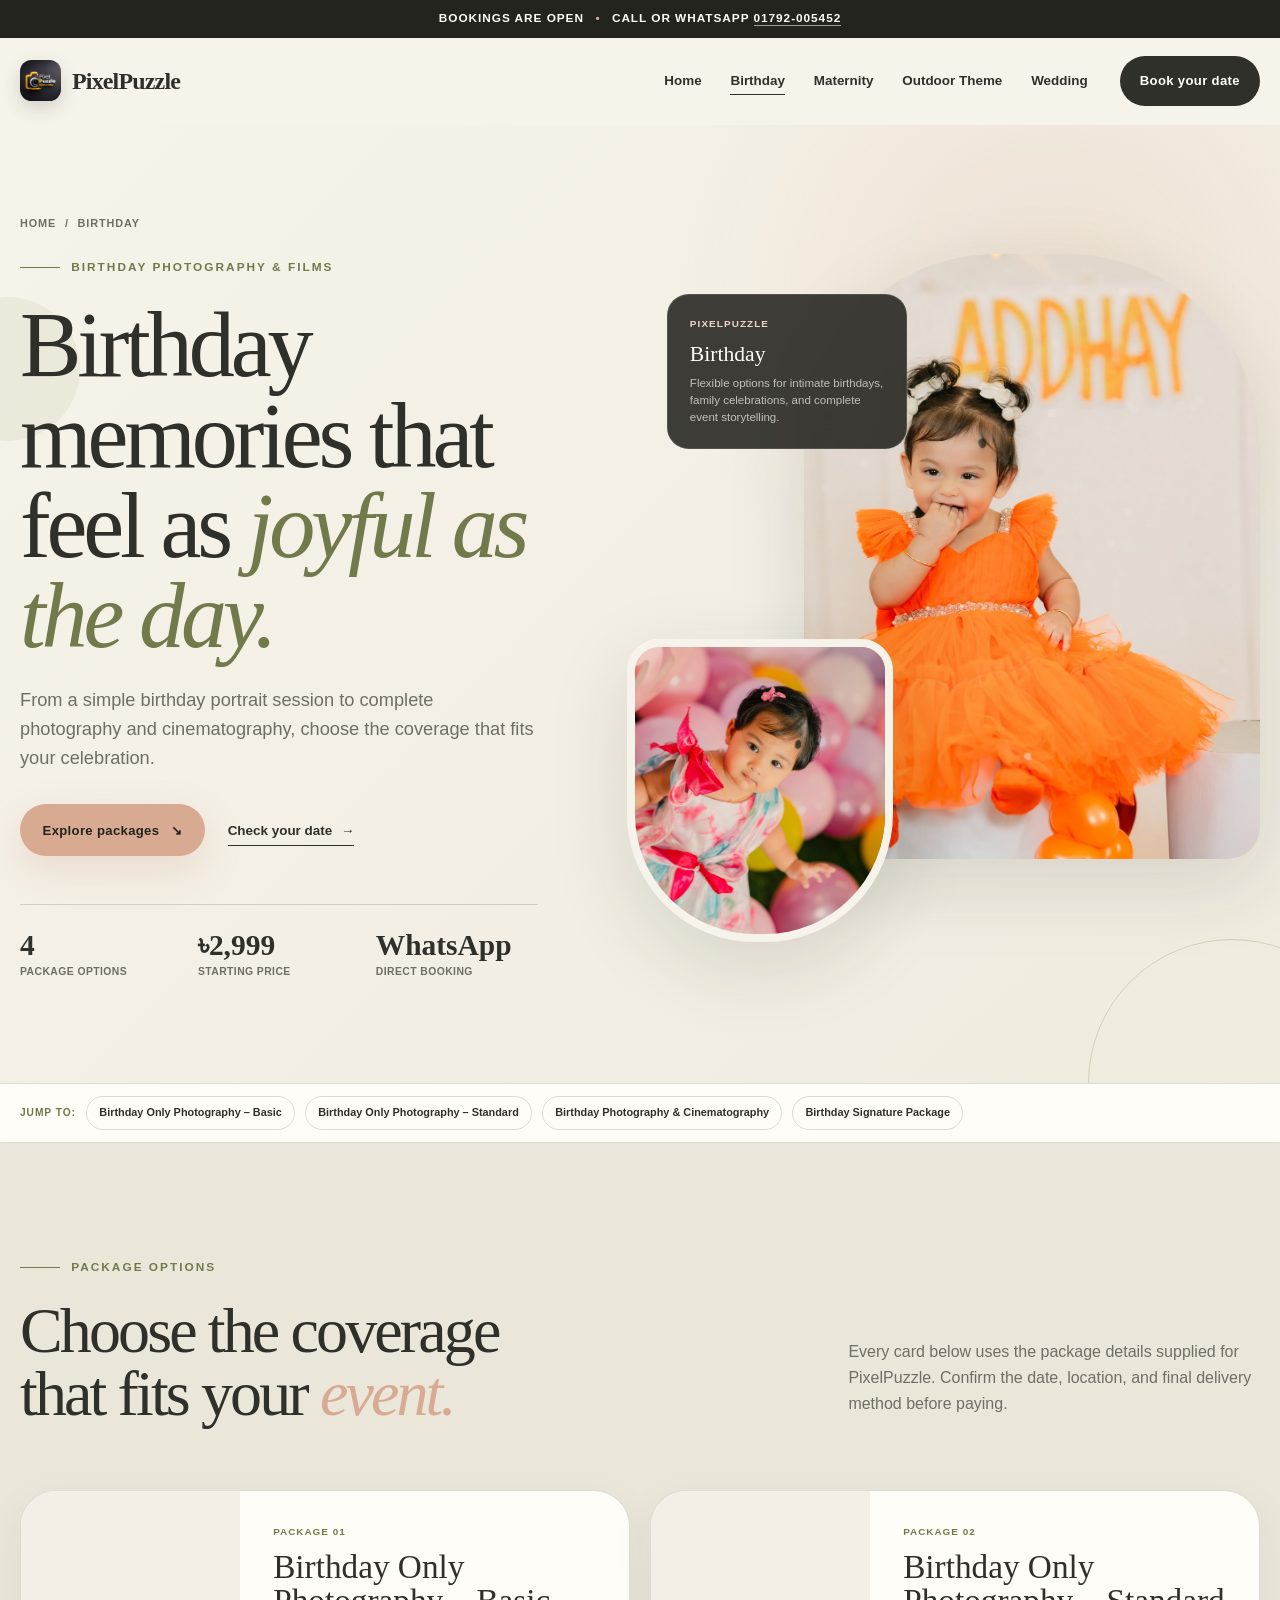
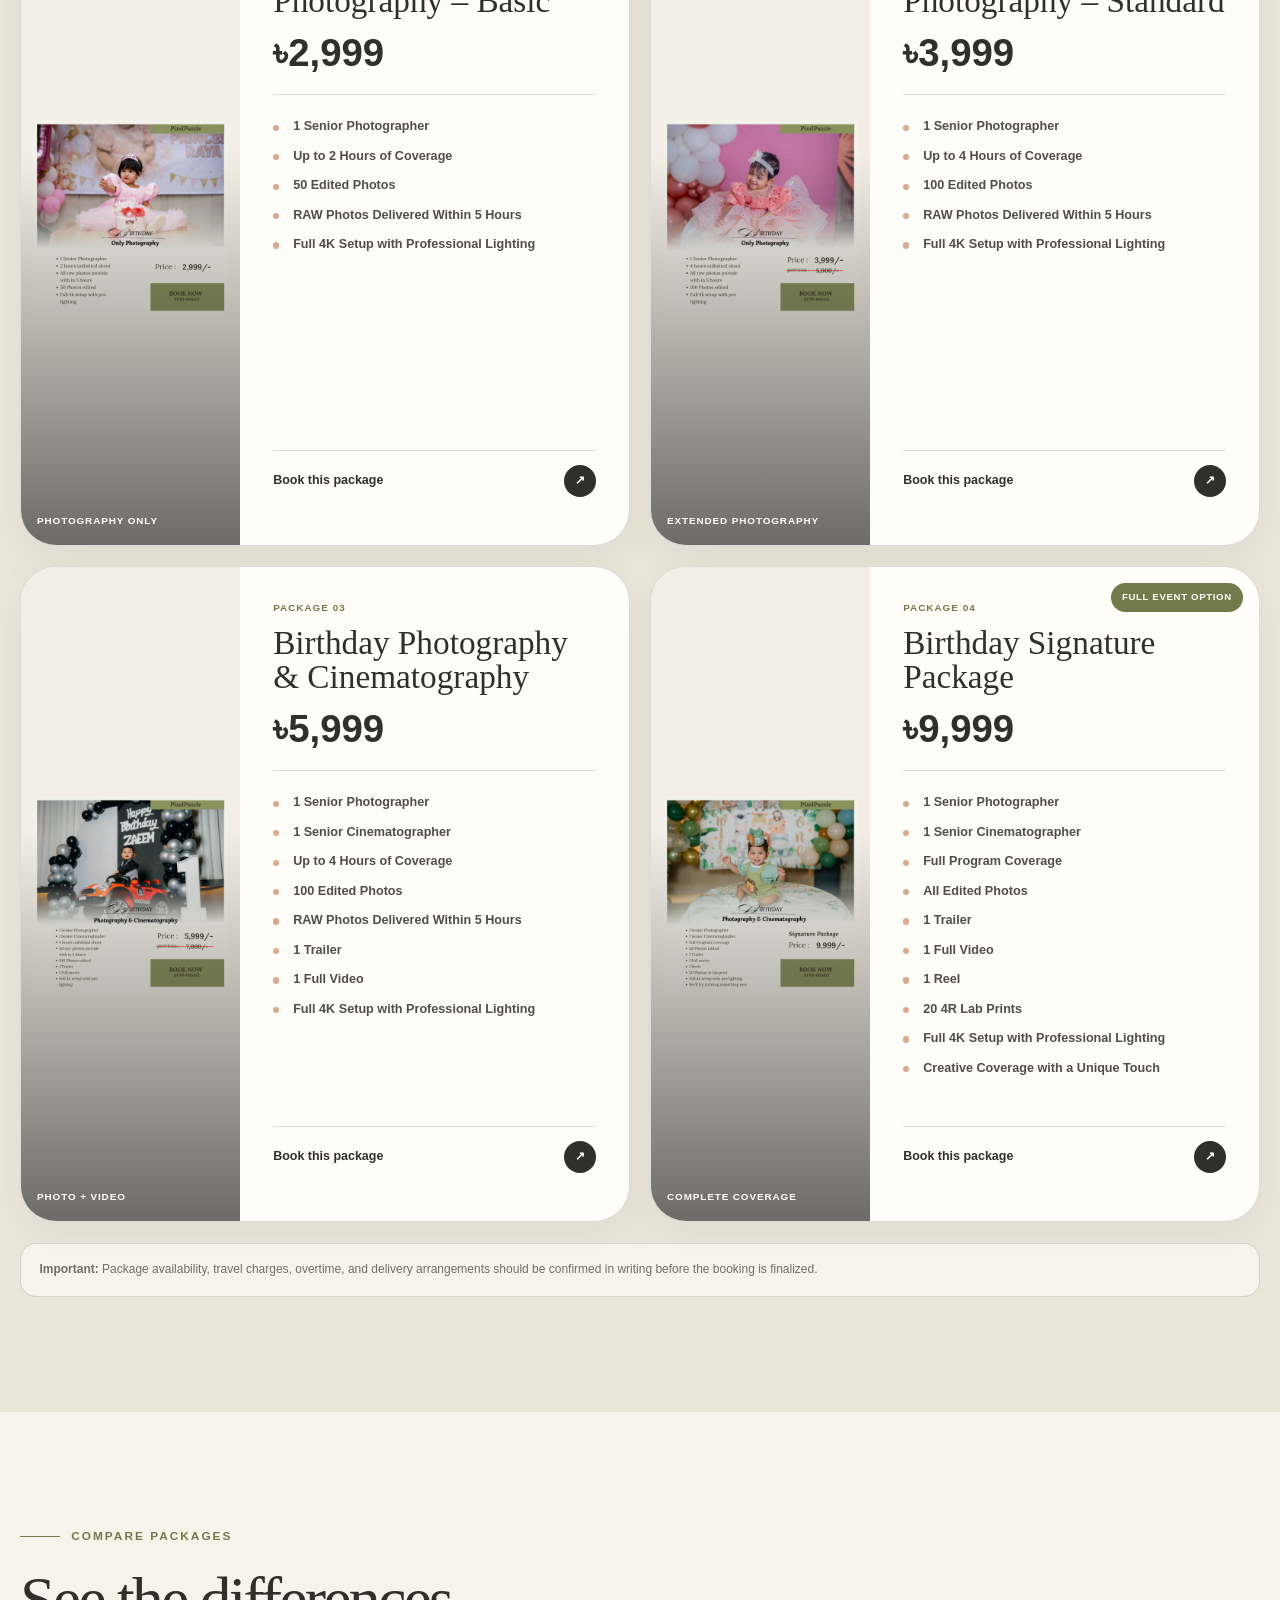
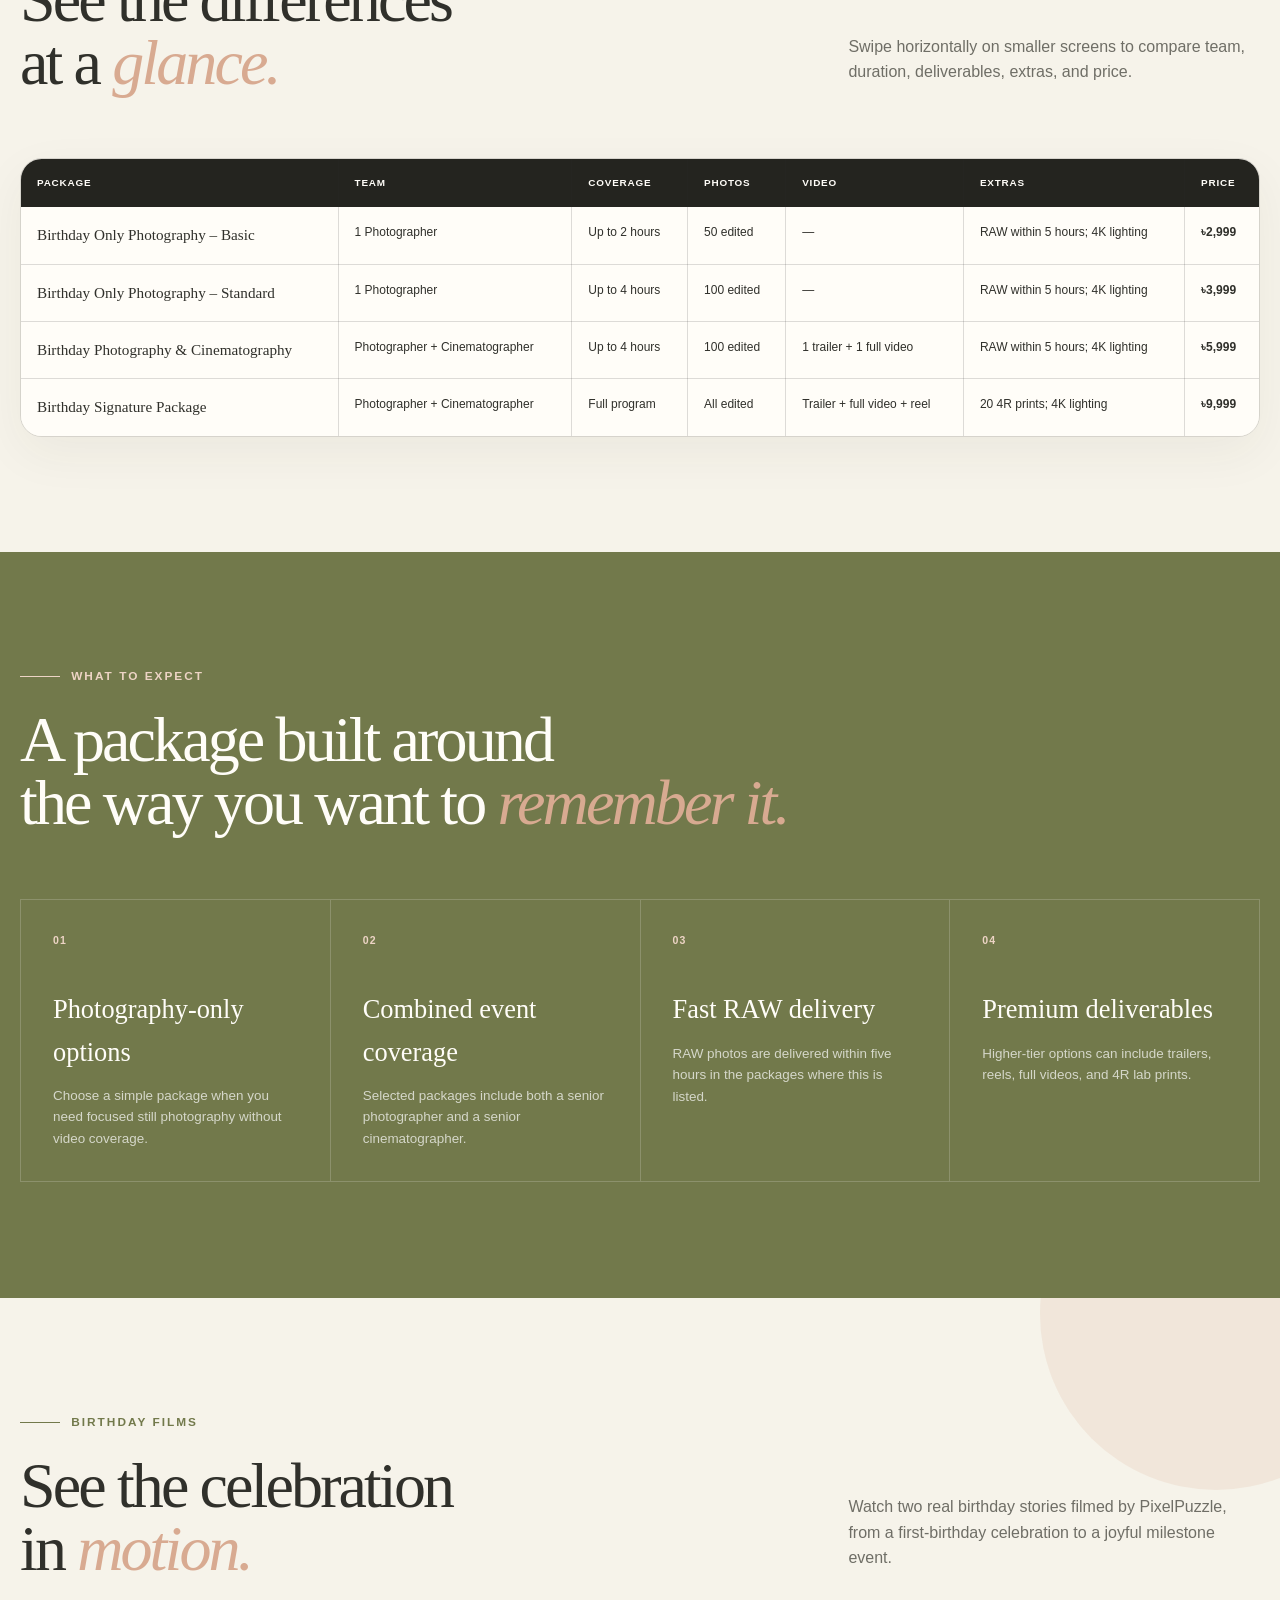
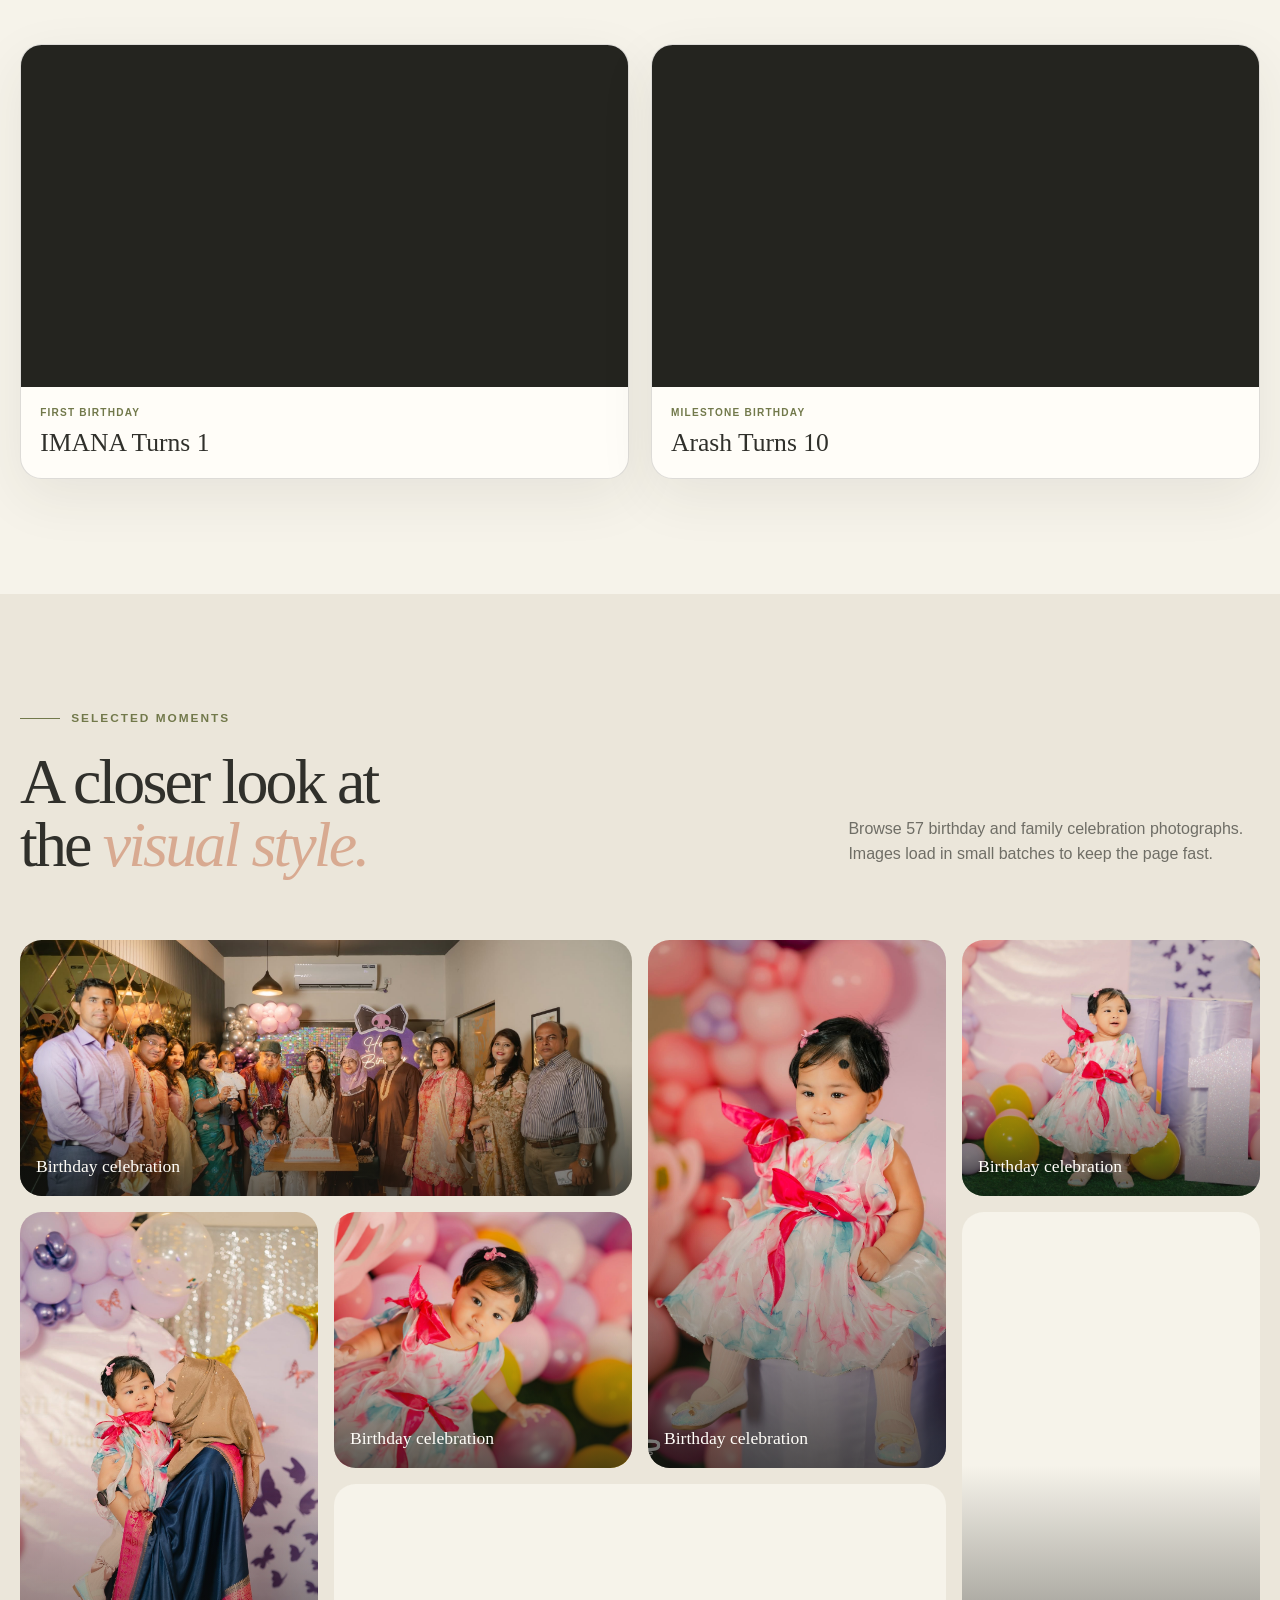
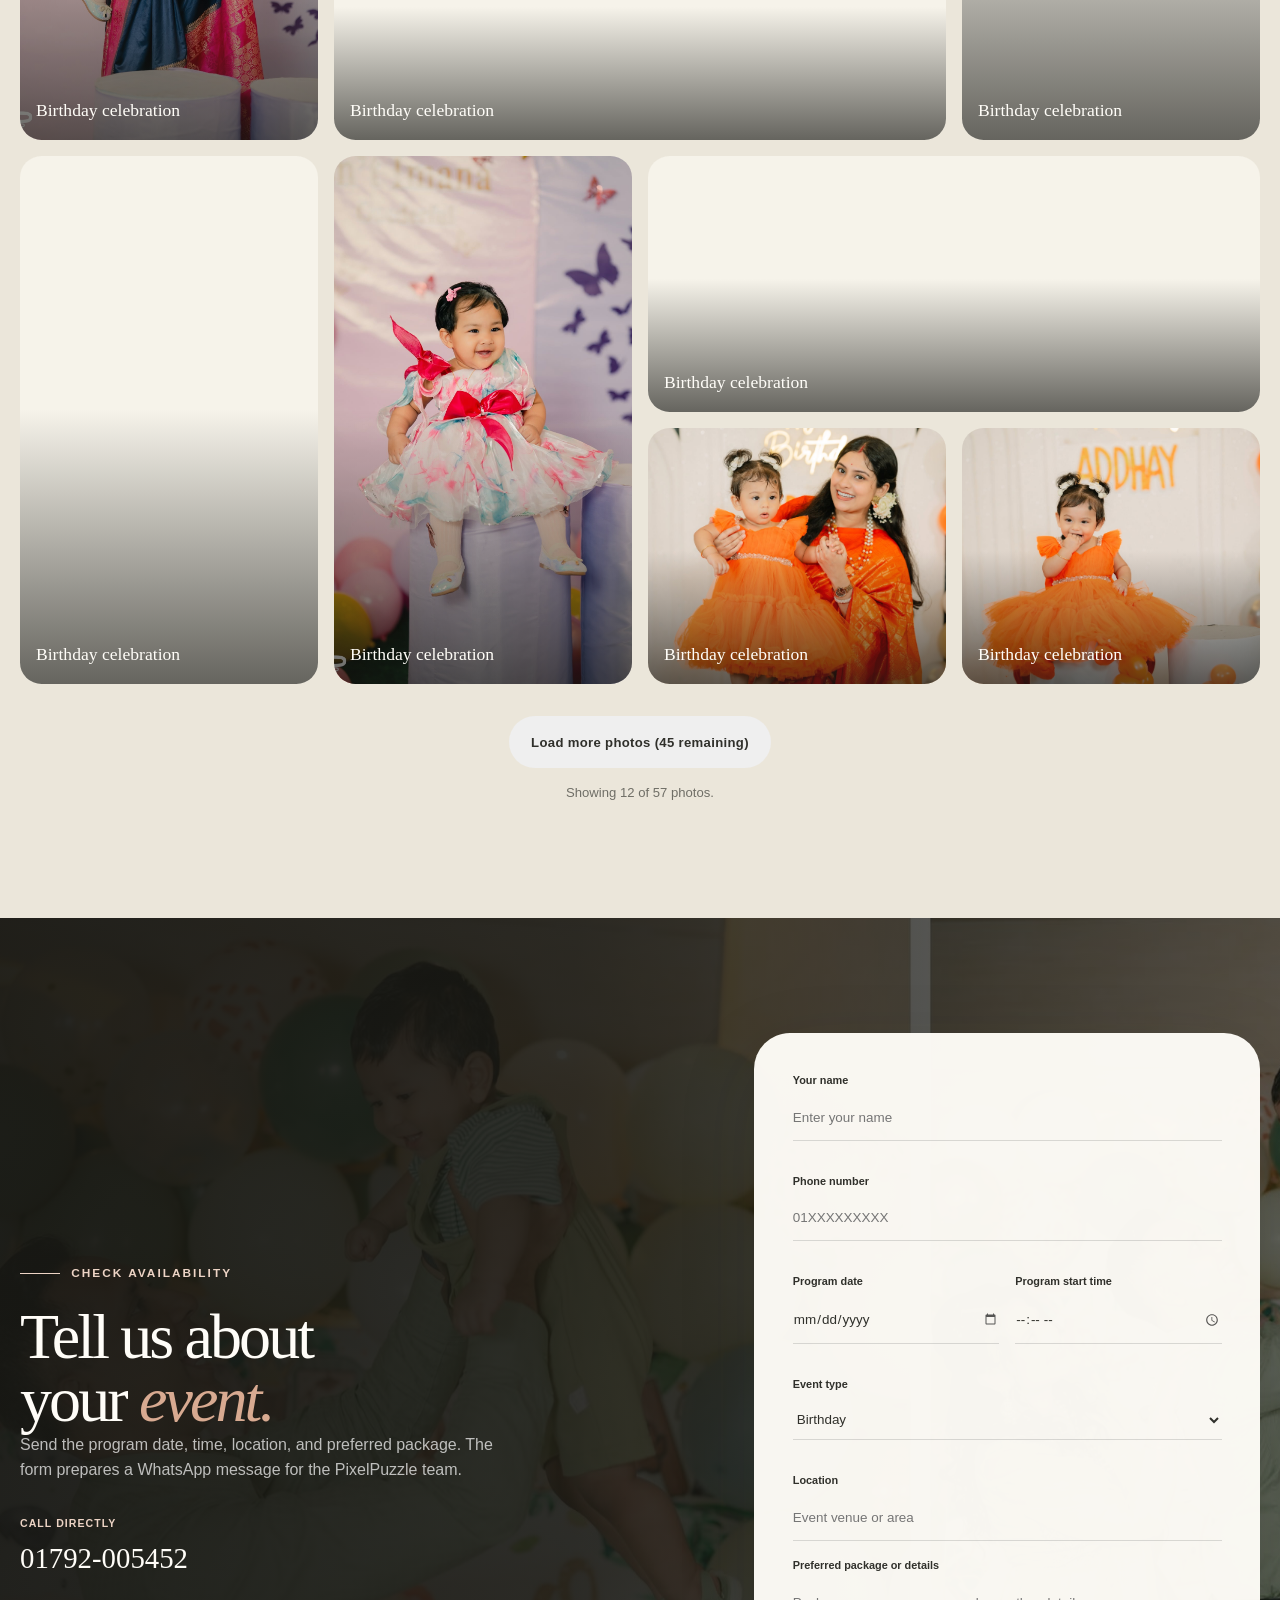
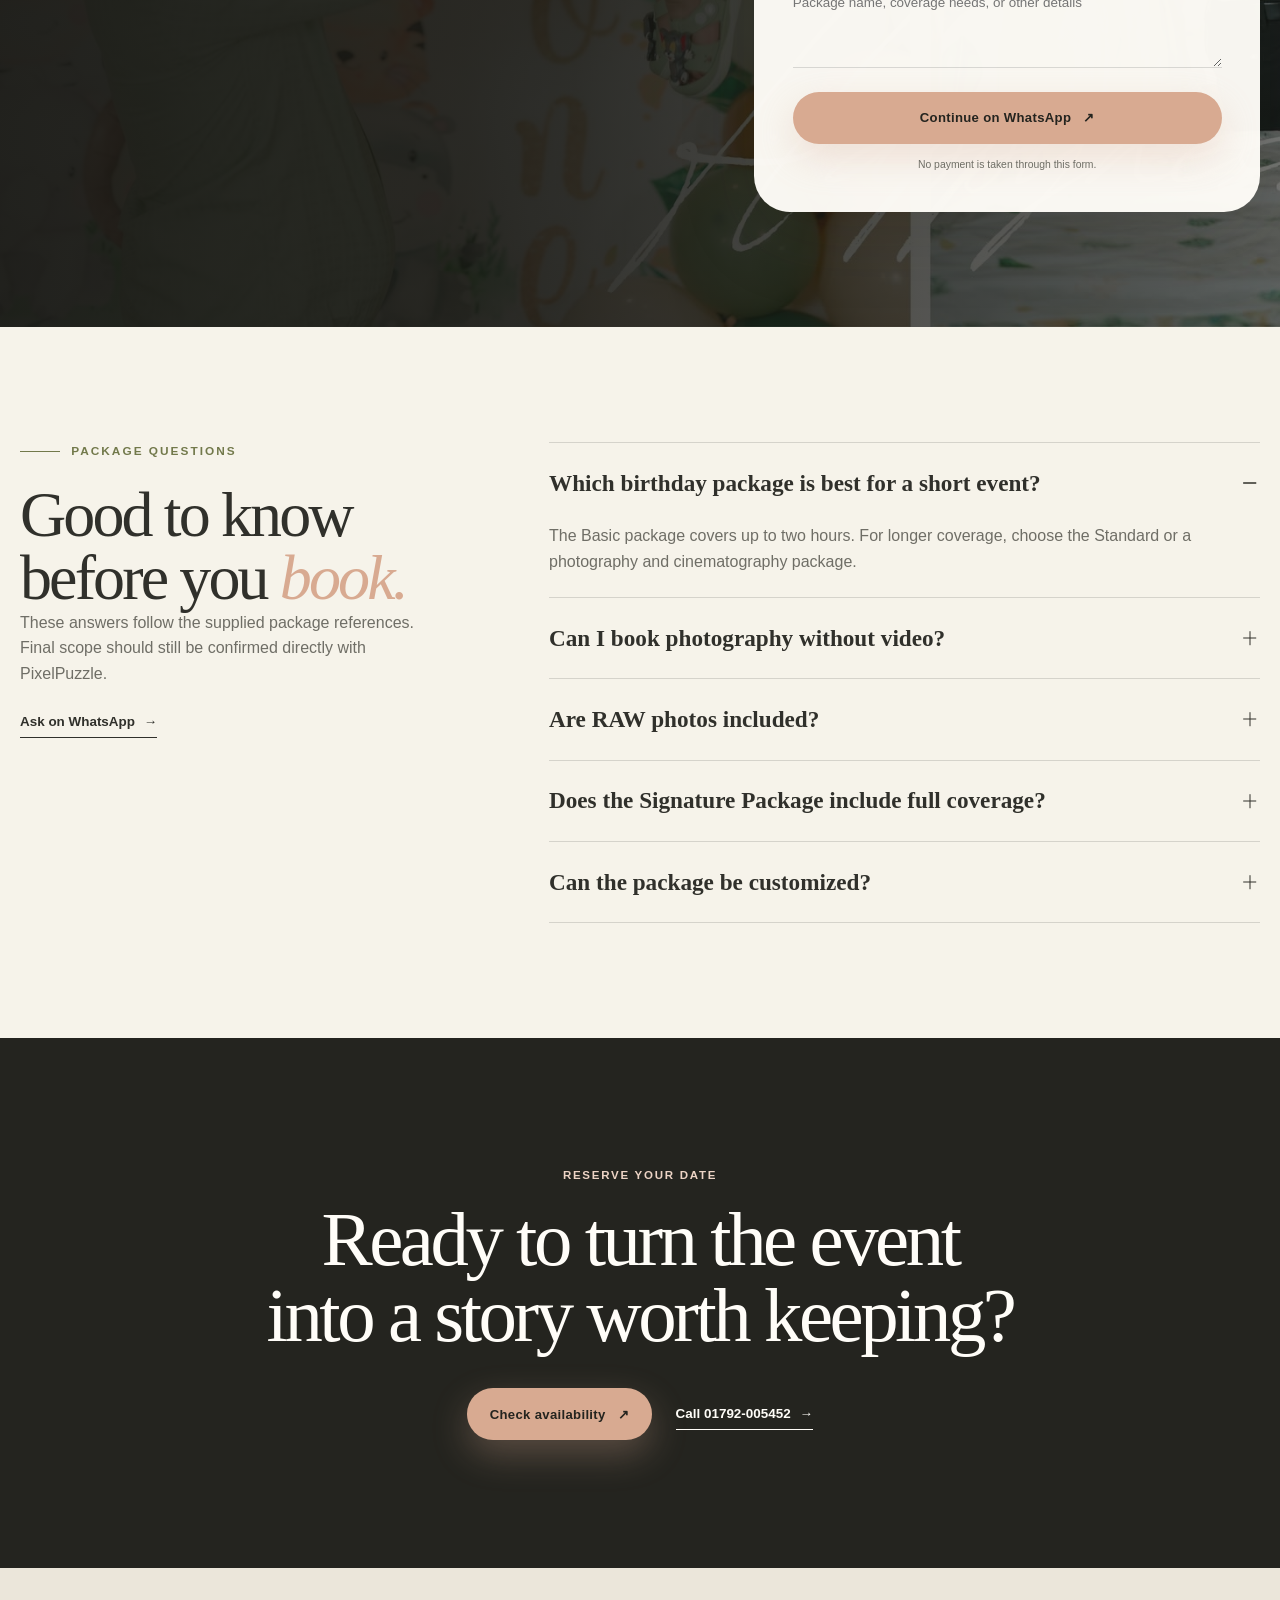
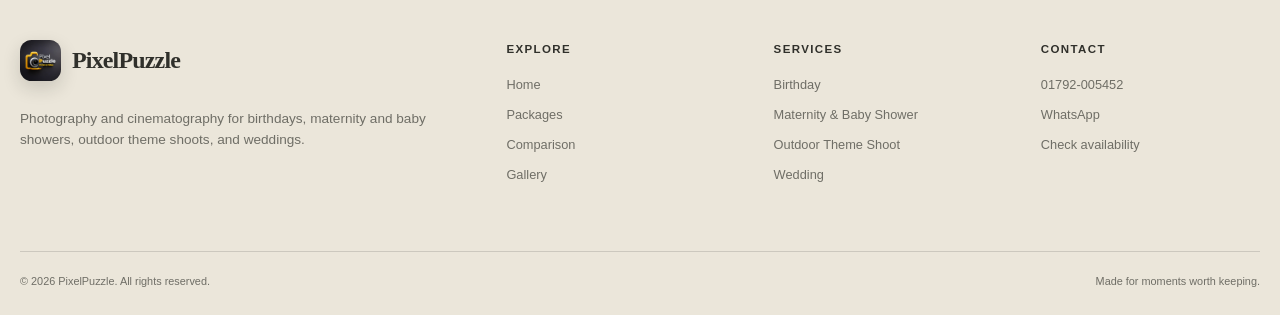
<file: birthday-packages.html>
<!DOCTYPE html>

<html class="no-js" lang="en">
<head>
<meta charset="utf-8"/>
<meta content="width=device-width, initial-scale=1" name="viewport"/>
<meta content="Explore PixelPuzzle birthday photography and cinematography packages from ৳2,999, including photography-only and full event coverage options." name="description"/>
<meta content="#30302b" name="theme-color"/>
<meta content="Birthday Photography Packages | PixelPuzzle" property="og:title"/>
<meta content="Explore PixelPuzzle birthday photography and cinematography packages from ৳2,999, including photography-only and full event coverage options." property="og:description"/>
<meta content="website" property="og:type"/>
<meta content="assets/images/photo_0082_2048x1365.jpg" property="og:image"/>
<title>Birthday Photography Packages | PixelPuzzle</title>
<link href="assets/images/photo_0002_1536x1536.jpg" rel="icon" type="image/jpeg"/>
<link as="image" href="assets/images/photo_0082_2048x1365.jpg" rel="preload" type="image/jpeg"/>
<link href="style.css" rel="stylesheet"/>
<script>document.documentElement.classList.remove('no-js');</script>
<script type="application/ld+json">
{
  "@context": "https://schema.org",
  "@type": "Service",
  "name": "Birthday Photography Packages",
  "provider": {
    "@type": "ProfessionalService",
    "name": "PixelPuzzle",
    "telephone": "+8801792005452"
  },
  "areaServed": "Bangladesh",
  "description": "Explore PixelPuzzle birthday photography and cinematography packages from ৳2,999, including photography-only and full event coverage options.",
  "offers": [
    {
      "@type": "Offer",
      "name": "Birthday Only Photography – Basic",
      "priceCurrency": "BDT",
      "price": "2999",
      "availability": "https://schema.org/InStock"
    },
    {
      "@type": "Offer",
      "name": "Birthday Only Photography – Standard",
      "priceCurrency": "BDT",
      "price": "3999",
      "availability": "https://schema.org/InStock"
    },
    {
      "@type": "Offer",
      "name": "Birthday Photography & Cinematography",
      "priceCurrency": "BDT",
      "price": "5999",
      "availability": "https://schema.org/InStock"
    },
    {
      "@type": "Offer",
      "name": "Birthday Signature Package",
      "priceCurrency": "BDT",
      "price": "9999",
      "availability": "https://schema.org/InStock"
    }
  ]
}
  </script>
</head>
<body class="service-page service-page-birthday">
<a class="skip-link" href="#main-content">Skip to main content</a>
<div class="announcement-bar">
<p>Bookings are open <span aria-hidden="true">•</span> Call or WhatsApp <a href="tel:+8801792005452">01792-005452</a></p>
</div>
<header class="site-header" id="siteHeader">
<div class="container nav-shell">
<a aria-label="PixelPuzzle home" class="brand" href="index.html">
<img alt="" aria-hidden="true" class="brand-logo-image" height="48" src="assets/images/photo_0002_1536x1536.jpg" width="48"/>
<span class="brand-name">PixelPuzzle</span>
</a>
<nav aria-label="Primary navigation" class="desktop-nav">
<a href="index.html">Home</a>
<a aria-current="page" href="birthday-packages.html">Birthday</a>
<a href="maternity-baby-shower.html">Maternity</a>
<a href="outdoor-theme-shoot.html">Outdoor Theme</a>
<a href="wedding-packages.html">Wedding</a>
</nav>
<a class="button button-small header-cta" href="#booking">Book your date</a>
<button aria-controls="mobileNav" aria-expanded="false" aria-label="Open navigation menu" class="menu-toggle" id="menuToggle" type="button"><span></span><span></span></button>
</div>
<nav aria-label="Mobile navigation" class="mobile-nav" id="mobileNav">
<a href="index.html">Home</a>
<a aria-current="page" href="birthday-packages.html">Birthday</a>
<a href="maternity-baby-shower.html">Maternity</a>
<a href="outdoor-theme-shoot.html">Outdoor Theme</a>
<a href="wedding-packages.html">Wedding</a>
<a class="mobile-nav-cta" href="#booking">Book your date</a>
</nav>
</header>
<main id="main-content">
<section class="service-page-hero">
<div aria-hidden="true" class="service-hero-shape service-hero-shape-one"></div>
<div aria-hidden="true" class="service-hero-shape service-hero-shape-two"></div>
<div class="container service-page-grid">
<div class="service-hero-copy reveal">
<nav aria-label="Breadcrumb" class="service-breadcrumb"><a href="index.html">Home</a><span>/</span><span>Birthday</span></nav>
<p class="eyebrow"><span></span> Birthday photography &amp; films</p>
<h1>Birthday memories that feel as <em>joyful as the day.</em></h1>
<p class="service-hero-intro">From a simple birthday portrait session to complete photography and cinematography, choose the coverage that fits your celebration.</p>
<div class="hero-actions">
<a class="button button-primary" href="#packages">Explore packages <span aria-hidden="true">↘</span></a>
<a class="text-link" href="#booking">Check your date <span aria-hidden="true">→</span></a>
</div>
<div class="service-quick-facts">
<div><strong>4</strong><span>Package options</span></div>
<div><strong>৳2,999</strong><span>Starting price</span></div>
<div><strong>WhatsApp</strong><span>Direct booking</span></div>
</div>
</div>
<div class="service-hero-visual reveal delay-1">
<figure class="service-hero-photo-main"><img alt="Birthday photography session with an orange dress" fetchpriority="high" height="1365" src="assets/images/photo_0082_2048x1365.jpg" width="2048"/></figure>
<figure class="service-hero-photo-small"><img alt="Pink birthday portrait with balloons" fetchpriority="high" height="1365" src="assets/images/photo_0068_2048x1365.jpg" width="2048"/></figure>
<div class="service-hero-card"><span>PixelPuzzle</span><strong>Birthday</strong><p>Flexible options for intimate birthdays, family celebrations, and complete event storytelling.</p></div>
</div>
</div>
</section>
<nav aria-label="Package shortcuts" class="service-package-nav">
<div class="container"><span>Jump to:</span><a href="#package-1">Birthday Only Photography – Basic</a><a href="#package-2">Birthday Only Photography – Standard</a><a href="#package-3">Birthday Photography &amp; Cinematography</a><a href="#package-4">Birthday Signature Package</a></div>
</nav>
<section class="section service-packages-section" id="packages">
<div class="container">
<div class="section-heading reveal">
<div><p class="eyebrow"><span></span> Package options</p><h2>Choose the coverage<br/>that fits your <em>event.</em></h2></div>
<p>Every card below uses the package details supplied for PixelPuzzle. Confirm the date, location, and final delivery method before paying.</p>
</div>
<div class="service-package-grid">
<article class="service-package-card reveal" id="package-1">
<div class="service-package-image">
<img alt="Birthday Only Photography Basic rate card" decoding="async" height="2048" loading="lazy" src="assets/images/photo_0062_2048x2048.jpg" width="2048"/>
<span>Photography only</span>
</div>
<div class="service-package-content">
<div class="service-package-heading">
<p>Package 01</p>
<h3>Birthday Only Photography – Basic</h3>
<strong>৳2,999</strong>
</div>
<ul><li>1 Senior Photographer</li><li>Up to 2 Hours of Coverage</li><li>50 Edited Photos</li><li>RAW Photos Delivered Within 5 Hours</li><li>Full 4K Setup with Professional Lighting</li></ul>
<button class="package-button" data-package="Birthday Only Photography – Basic — ৳2,999" type="button">Book this package <span aria-hidden="true">↗</span></button>
</div>
</article>
<article class="service-package-card reveal delay-1" id="package-2">
<div class="service-package-image">
<img alt="Birthday Only Photography Standard rate card" decoding="async" height="2048" loading="lazy" src="assets/images/photo_0057_2048x2048.jpg" width="2048"/>
<span>Extended photography</span>
</div>
<div class="service-package-content">
<div class="service-package-heading">
<p>Package 02</p>
<h3>Birthday Only Photography – Standard</h3>
<strong>৳3,999</strong>
</div>
<ul><li>1 Senior Photographer</li><li>Up to 4 Hours of Coverage</li><li>100 Edited Photos</li><li>RAW Photos Delivered Within 5 Hours</li><li>Full 4K Setup with Professional Lighting</li></ul>
<button class="package-button" data-package="Birthday Only Photography – Standard — ৳3,999" type="button">Book this package <span aria-hidden="true">↗</span></button>
</div>
</article>
<article class="service-package-card reveal" id="package-3">
<div class="service-package-image">
<img alt="Birthday Photography and Cinematography rate card" decoding="async" height="2048" loading="lazy" src="assets/images/photo_0063_2048x2048.jpg" width="2048"/>
<span>Photo + video</span>
</div>
<div class="service-package-content">
<div class="service-package-heading">
<p>Package 03</p>
<h3>Birthday Photography &amp; Cinematography</h3>
<strong>৳5,999</strong>
</div>
<ul><li>1 Senior Photographer</li><li>1 Senior Cinematographer</li><li>Up to 4 Hours of Coverage</li><li>100 Edited Photos</li><li>RAW Photos Delivered Within 5 Hours</li><li>1 Trailer</li><li>1 Full Video</li><li>Full 4K Setup with Professional Lighting</li></ul>
<button class="package-button" data-package="Birthday Photography &amp; Cinematography — ৳5,999" type="button">Book this package <span aria-hidden="true">↗</span></button>
</div>
</article>
<article class="service-package-card reveal delay-1" id="package-4">
<span class="service-package-badge">Full event option</span>
<div class="service-package-image">
<img alt="Birthday Signature Package rate card" decoding="async" height="2048" loading="lazy" src="assets/images/photo_0064_2048x2048.jpg" width="2048"/>
<span>Complete coverage</span>
</div>
<div class="service-package-content">
<div class="service-package-heading">
<p>Package 04</p>
<h3>Birthday Signature Package</h3>
<strong>৳9,999</strong>
</div>
<ul><li>1 Senior Photographer</li><li>1 Senior Cinematographer</li><li>Full Program Coverage</li><li>All Edited Photos</li><li>1 Trailer</li><li>1 Full Video</li><li>1 Reel</li><li>20 4R Lab Prints</li><li>Full 4K Setup with Professional Lighting</li><li>Creative Coverage with a Unique Touch</li></ul>
<button class="package-button" data-package="Birthday Signature Package — ৳9,999" type="button">Book this package <span aria-hidden="true">↗</span></button>
</div>
</article>
</div>
<p class="package-disclaimer reveal"><strong>Important:</strong> Package availability, travel charges, overtime, and delivery arrangements should be confirmed in writing before the booking is finalized.</p>
</div>
</section>
<section class="section comparison-section" id="compare">
<div class="container">
<div class="section-heading reveal">
<div><p class="eyebrow"><span></span> Compare packages</p><h2>See the differences<br/>at a <em>glance.</em></h2></div>
<p>Swipe horizontally on smaller screens to compare team, duration, deliverables, extras, and price.</p>
</div>
<div aria-label="Scrollable package comparison table" class="comparison-wrap reveal" tabindex="0">
<table class="comparison-table">
<thead><tr><th>Package</th><th>Team</th><th>Coverage</th><th>Photos</th><th>Video</th><th>Extras</th><th>Price</th></tr></thead>
<tbody><tr>
<th scope="row">Birthday Only Photography – Basic</th>
<td>1 Photographer</td>
<td>Up to 2 hours</td>
<td>50 edited</td>
<td>—</td>
<td>RAW within 5 hours; 4K lighting</td>
<td><strong>৳2,999</strong></td>
</tr>
<tr>
<th scope="row">Birthday Only Photography – Standard</th>
<td>1 Photographer</td>
<td>Up to 4 hours</td>
<td>100 edited</td>
<td>—</td>
<td>RAW within 5 hours; 4K lighting</td>
<td><strong>৳3,999</strong></td>
</tr>
<tr>
<th scope="row">Birthday Photography &amp; Cinematography</th>
<td>Photographer + Cinematographer</td>
<td>Up to 4 hours</td>
<td>100 edited</td>
<td>1 trailer + 1 full video</td>
<td>RAW within 5 hours; 4K lighting</td>
<td><strong>৳5,999</strong></td>
</tr>
<tr>
<th scope="row">Birthday Signature Package</th>
<td>Photographer + Cinematographer</td>
<td>Full program</td>
<td>All edited</td>
<td>Trailer + full video + reel</td>
<td>20 4R prints; 4K lighting</td>
<td><strong>৳9,999</strong></td>
</tr></tbody>
</table>
</div>
</div>
</section>
<section class="section benefits-section service-benefits">
<div class="container">
<div class="benefits-heading reveal"><p class="eyebrow eyebrow-light"><span></span> What to expect</p><h2>A package built around<br/>the way you want to <em>remember it.</em></h2></div>
<div class="benefit-grid"><article class="benefit-card reveal"><span>01</span><h3>Photography-only options</h3><p>Choose a simple package when you need focused still photography without video coverage.</p></article><article class="benefit-card reveal delay-1"><span>02</span><h3>Combined event coverage</h3><p>Selected packages include both a senior photographer and a senior cinematographer.</p></article><article class="benefit-card reveal delay-2"><span>03</span><h3>Fast RAW delivery</h3><p>RAW photos are delivered within five hours in the packages where this is listed.</p></article><article class="benefit-card reveal"><span>04</span><h3>Premium deliverables</h3><p>Higher-tier options can include trailers, reels, full videos, and 4R lab prints.</p></article></div>
</div>
</section>
<section class="section film-section service-film-section" id="films">
<div class="container">
<div class="section-heading reveal">
<div><p class="eyebrow"><span></span> Birthday films</p><h2>See the celebration<br/>in <em>motion.</em></h2></div>
<p>Watch two real birthday stories filmed by PixelPuzzle, from a first-birthday celebration to a joyful milestone event.</p>
</div>
<div class="film-grid">
<article class="film-card reveal"><div class="film-frame"><iframe allow="accelerometer; autoplay; clipboard-write; encrypted-media; gyroscope; picture-in-picture; web-share" allowfullscreen loading="lazy" referrerpolicy="strict-origin-when-cross-origin" src="https://www.youtube-nocookie.com/embed/kKVst4-ghI8?rel=0" title="IMANA Turns 1 birthday film by PixelPuzzle"></iframe></div><div class="film-card-copy"><span>First Birthday</span><h3>IMANA Turns 1</h3></div></article>
<article class="film-card reveal delay-1"><div class="film-frame"><iframe allow="accelerometer; autoplay; clipboard-write; encrypted-media; gyroscope; picture-in-picture; web-share" allowfullscreen loading="lazy" referrerpolicy="strict-origin-when-cross-origin" src="https://www.youtube-nocookie.com/embed/PgQ310Y5yeY?rel=0" title="Arash Turns 10 birthday film by PixelPuzzle"></iframe></div><div class="film-card-copy"><span>Milestone Birthday</span><h3>Arash Turns 10</h3></div></article>
</div>
</div>
</section>
<section class="section service-gallery-section" id="gallery">
<div class="container">
<div class="section-heading reveal">
<div><p class="eyebrow"><span></span> Selected moments</p><h2>A closer look at<br/>the <em>visual style.</em></h2></div>
<p>Browse 57 birthday and family celebration photographs. Images load in small batches to keep the page fast.</p>
</div>
<div aria-live="polite" class="service-gallery-grid" data-gallery-set="birthday" data-gallery-step="12"><noscript><p>Please enable JavaScript to view the full photography gallery.</p></noscript></div><button class="button button-outline-dark gallery-load-more" data-gallery-load="birthday" type="button">Load more photos</button><p class="gallery-count" data-gallery-count="birthday">Showing selected images from 57 birthday and family celebration photographs.</p>
</div>
</section>
<section class="booking-section" id="booking">
<div aria-hidden="true" class="booking-image"><img alt="" decoding="async" height="1152" loading="lazy" src="assets/images/photo_0126_2048x1152.jpg" width="2048"/></div>
<div aria-hidden="true" class="booking-shade"></div>
<div class="container booking-layout">
<div class="booking-copy reveal">
<p class="eyebrow eyebrow-light"><span></span> Check availability</p>
<h2>Tell us about<br/>your <em>event.</em></h2>
<p>Send the program date, time, location, and preferred package. The form prepares a WhatsApp message for the PixelPuzzle team.</p>
<a class="booking-phone" href="tel:+8801792005452"><span>Call directly</span><strong>01792-005452</strong></a>
</div>
<form class="booking-form reveal delay-1" id="bookingForm" novalidate="">
<div class="form-row"><label for="fullName">Your name</label><input autocomplete="name" id="fullName" name="fullName" placeholder="Enter your name" required="" type="text"/><small class="field-error" data-error-for="fullName"></small></div>
<div class="form-row"><label for="phone">Phone number</label><input autocomplete="tel" id="phone" inputmode="tel" name="phone" placeholder="01XXXXXXXXX" required="" type="tel"/><small class="field-error" data-error-for="phone"></small></div>
<div class="form-grid-two program-schedule-grid">
<div class="form-row"><label for="eventDate">Program date</label><input id="eventDate" name="eventDate" required="" type="date"/><small class="field-error" data-error-for="eventDate"></small></div>
<div class="form-row"><label for="eventTime">Program start time</label><input id="eventTime" name="eventTime" required="" step="900" type="time"/><small class="field-error" data-error-for="eventTime"></small></div>
</div>
<div class="form-row"><label for="eventType">Event type</label><select id="eventType" name="eventType" required=""><option value="">Choose an event</option><option selected="">Birthday</option><option>Maternity &amp; Baby Shower</option><option>Outdoor Theme Shoot</option><option>Wedding</option></select><small class="field-error" data-error-for="eventType"></small></div>
<div class="form-row"><label for="eventLocation">Location</label><input autocomplete="street-address" id="eventLocation" name="eventLocation" placeholder="Event venue or area" type="text"/></div>
<div class="form-row"><label for="message">Preferred package or details</label><textarea id="message" name="message" placeholder="Package name, coverage needs, or other details" rows="3"></textarea></div>
<button class="button button-primary button-full" type="submit">Continue on WhatsApp <span aria-hidden="true">↗</span></button>
<p class="form-note">No payment is taken through this form.</p>
</form>
</div>
</section>
<section class="section faq-section" id="faq">
<div class="container faq-layout">
<div class="faq-heading reveal">
<p class="eyebrow"><span></span> Package questions</p>
<h2>Good to know<br/>before you <em>book.</em></h2>
<p>These answers follow the supplied package references. Final scope should still be confirmed directly with PixelPuzzle.</p>
<a class="text-link dark-link" href="https://wa.me/8801792005452?text=Hello%20PixelPuzzle%2C%20I%20have%20a%20question%20about%20your%20Birthday%20packages." rel="noopener" target="_blank">Ask on WhatsApp <span aria-hidden="true">→</span></a>
</div>
<div class="faq-list reveal delay-1"><article class="faq-item">
<h3><button aria-expanded="true" type="button"><span>Which birthday package is best for a short event?</span><i aria-hidden="true"></i></button></h3>
<div class="faq-answer"><p>The Basic package covers up to two hours. For longer coverage, choose the Standard or a photography and cinematography package.</p></div>
</article>
<article class="faq-item">
<h3><button aria-expanded="false" type="button"><span>Can I book photography without video?</span><i aria-hidden="true"></i></button></h3>
<div class="faq-answer" hidden=""><p>Yes. Both the Basic and Standard birthday packages are photography-only options.</p></div>
</article>
<article class="faq-item">
<h3><button aria-expanded="false" type="button"><span>Are RAW photos included?</span><i aria-hidden="true"></i></button></h3>
<div class="faq-answer" hidden=""><p>RAW delivery is listed in the Basic, Standard, and ৳5,999 photography and cinematography packages. Confirm the delivery method before booking.</p></div>
</article>
<article class="faq-item">
<h3><button aria-expanded="false" type="button"><span>Does the Signature Package include full coverage?</span><i aria-hidden="true"></i></button></h3>
<div class="faq-answer" hidden=""><p>Yes. The Signature Package lists full-program coverage with photography, cinematography, a trailer, a reel, a full video, and lab prints.</p></div>
</article>
<article class="faq-item">
<h3><button aria-expanded="false" type="button"><span>Can the package be customized?</span><i aria-hidden="true"></i></button></h3>
<div class="faq-answer" hidden=""><p>Share the event duration, venue, and required deliverables through WhatsApp. Any customization depends on team availability and the final scope.</p></div>
</article></div>
</div>
</section>
<section class="final-cta">
<div class="container final-cta-inner reveal">
<p>Reserve your date</p>
<h2>Ready to turn the event<br/>into a story worth keeping?</h2>
<div><a class="button button-primary" href="#booking">Check availability <span aria-hidden="true">↗</span></a><a class="text-link light-link" href="tel:+8801792005452">Call 01792-005452 <span aria-hidden="true">→</span></a></div>
</div>
</section>
</main>
<footer class="site-footer">
<div class="container footer-grid">
<div class="footer-brand"><a aria-label="PixelPuzzle home" class="brand brand-footer" href="index.html"><img alt="" aria-hidden="true" class="brand-logo-image" height="48" src="assets/images/photo_0002_1536x1536.jpg" width="48"/><span class="brand-name">PixelPuzzle</span></a><p>Photography and cinematography for birthdays, maternity and baby showers, outdoor theme shoots, and weddings.</p></div>
<div><h3>Explore</h3><a href="index.html">Home</a><a href="#packages">Packages</a><a href="#compare">Comparison</a><a href="#gallery">Gallery</a></div>
<div><h3>Services</h3><a href="birthday-packages.html">Birthday</a><a href="maternity-baby-shower.html">Maternity &amp; Baby Shower</a><a href="outdoor-theme-shoot.html">Outdoor Theme Shoot</a><a href="wedding-packages.html">Wedding</a></div>
<div><h3>Contact</h3><a href="tel:+8801792005452">01792-005452</a><a href="https://wa.me/8801792005452" rel="noopener" target="_blank">WhatsApp</a><a href="#booking">Check availability</a></div>
</div>
<div class="container footer-bottom"><p>© <span id="currentYear"></span> PixelPuzzle. All rights reserved.</p><p>Made for moments worth keeping.</p></div>
</footer>
<div aria-label="Quick contact" class="mobile-sticky-actions"><a href="tel:+8801792005452">Call now</a><a href="https://wa.me/8801792005452?text=Hello%20PixelPuzzle%2C%20I%20want%20to%20check%20availability." rel="noopener" target="_blank">WhatsApp</a></div>
<script src="script.js"></script>
</body>
</html>
</file>
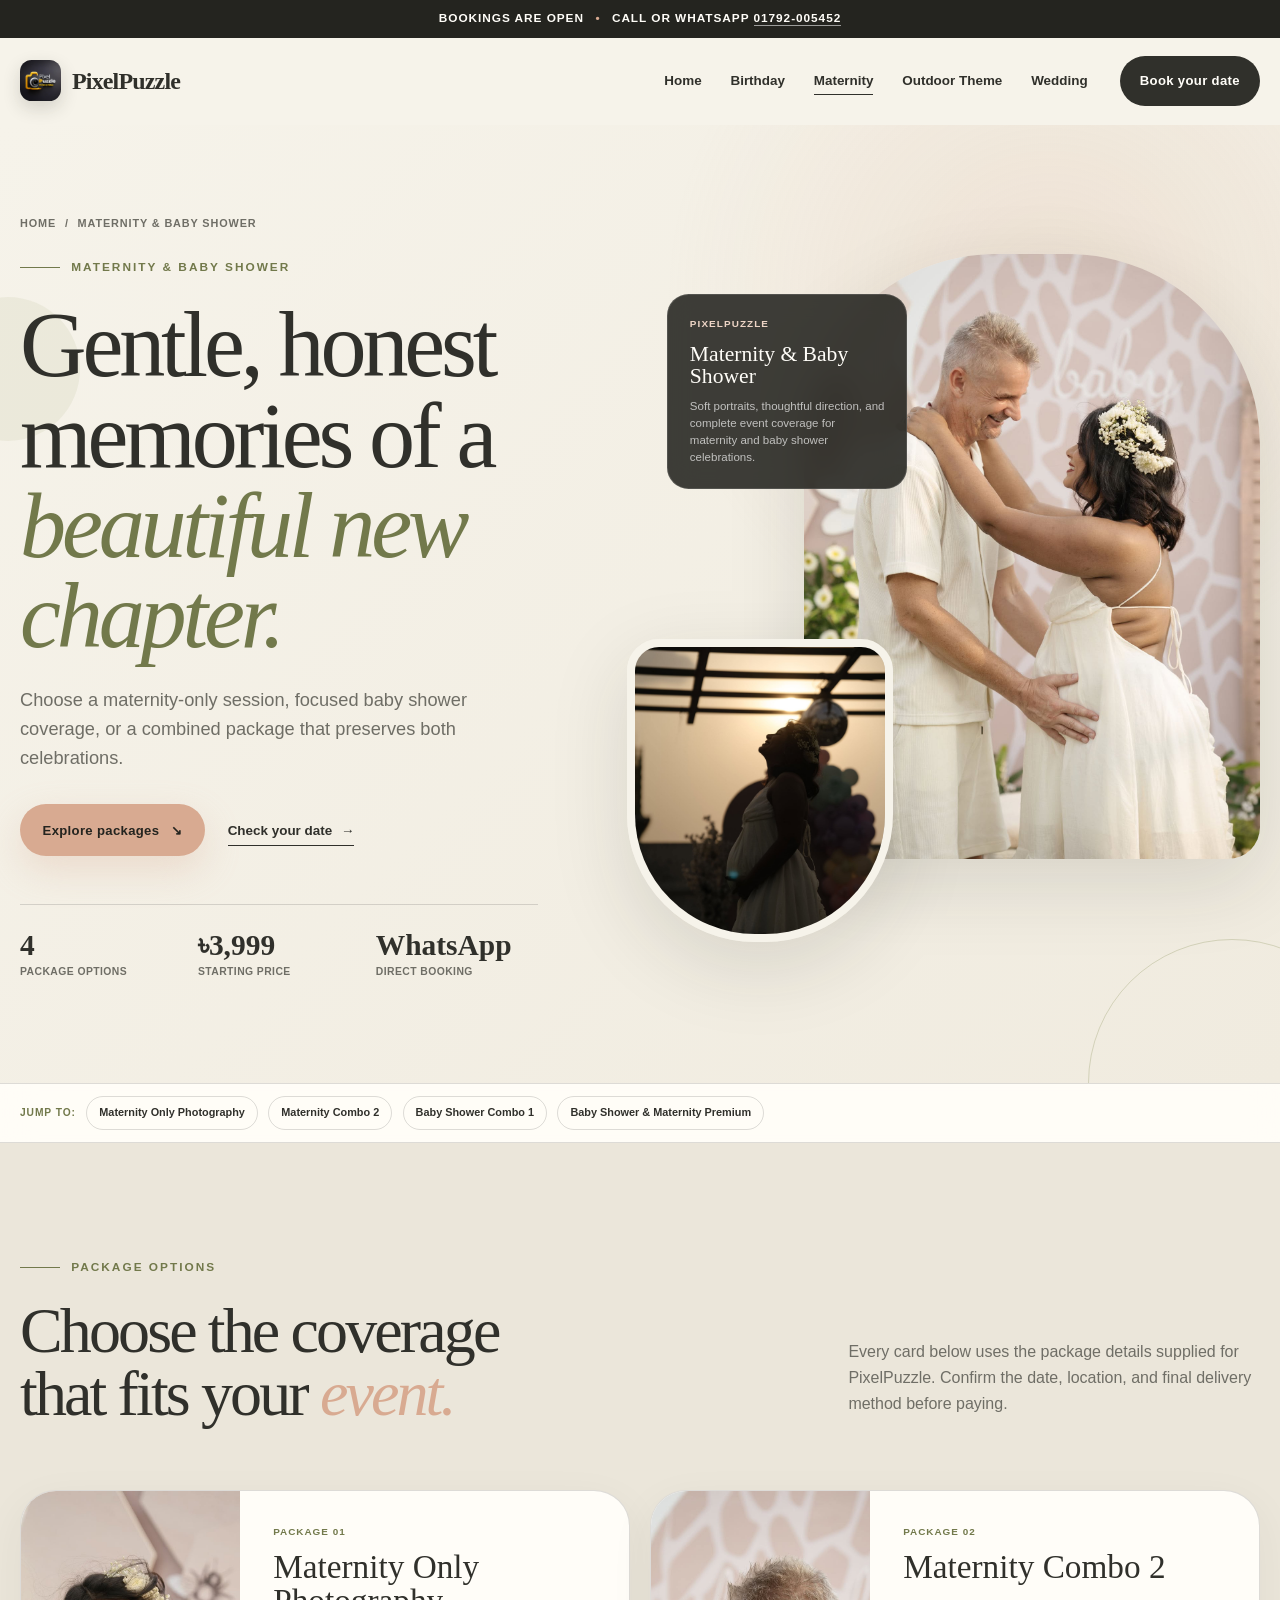
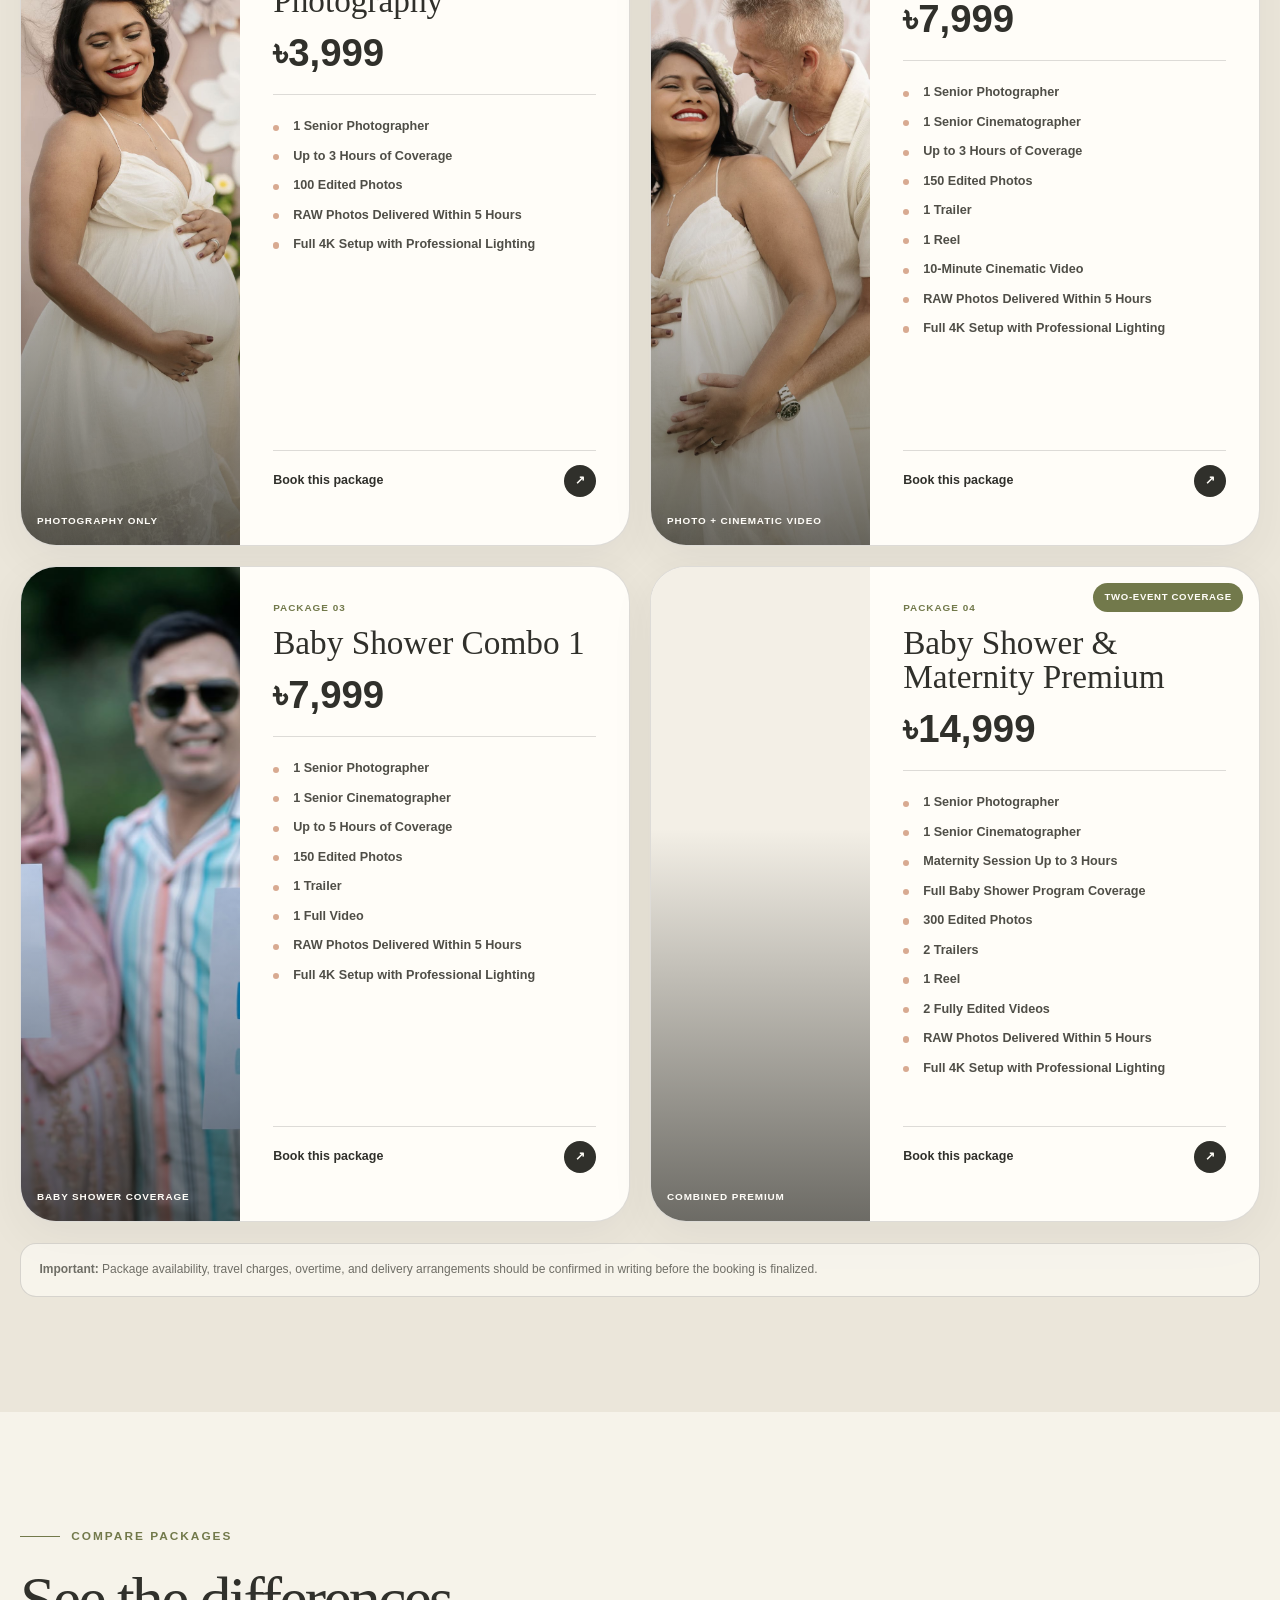
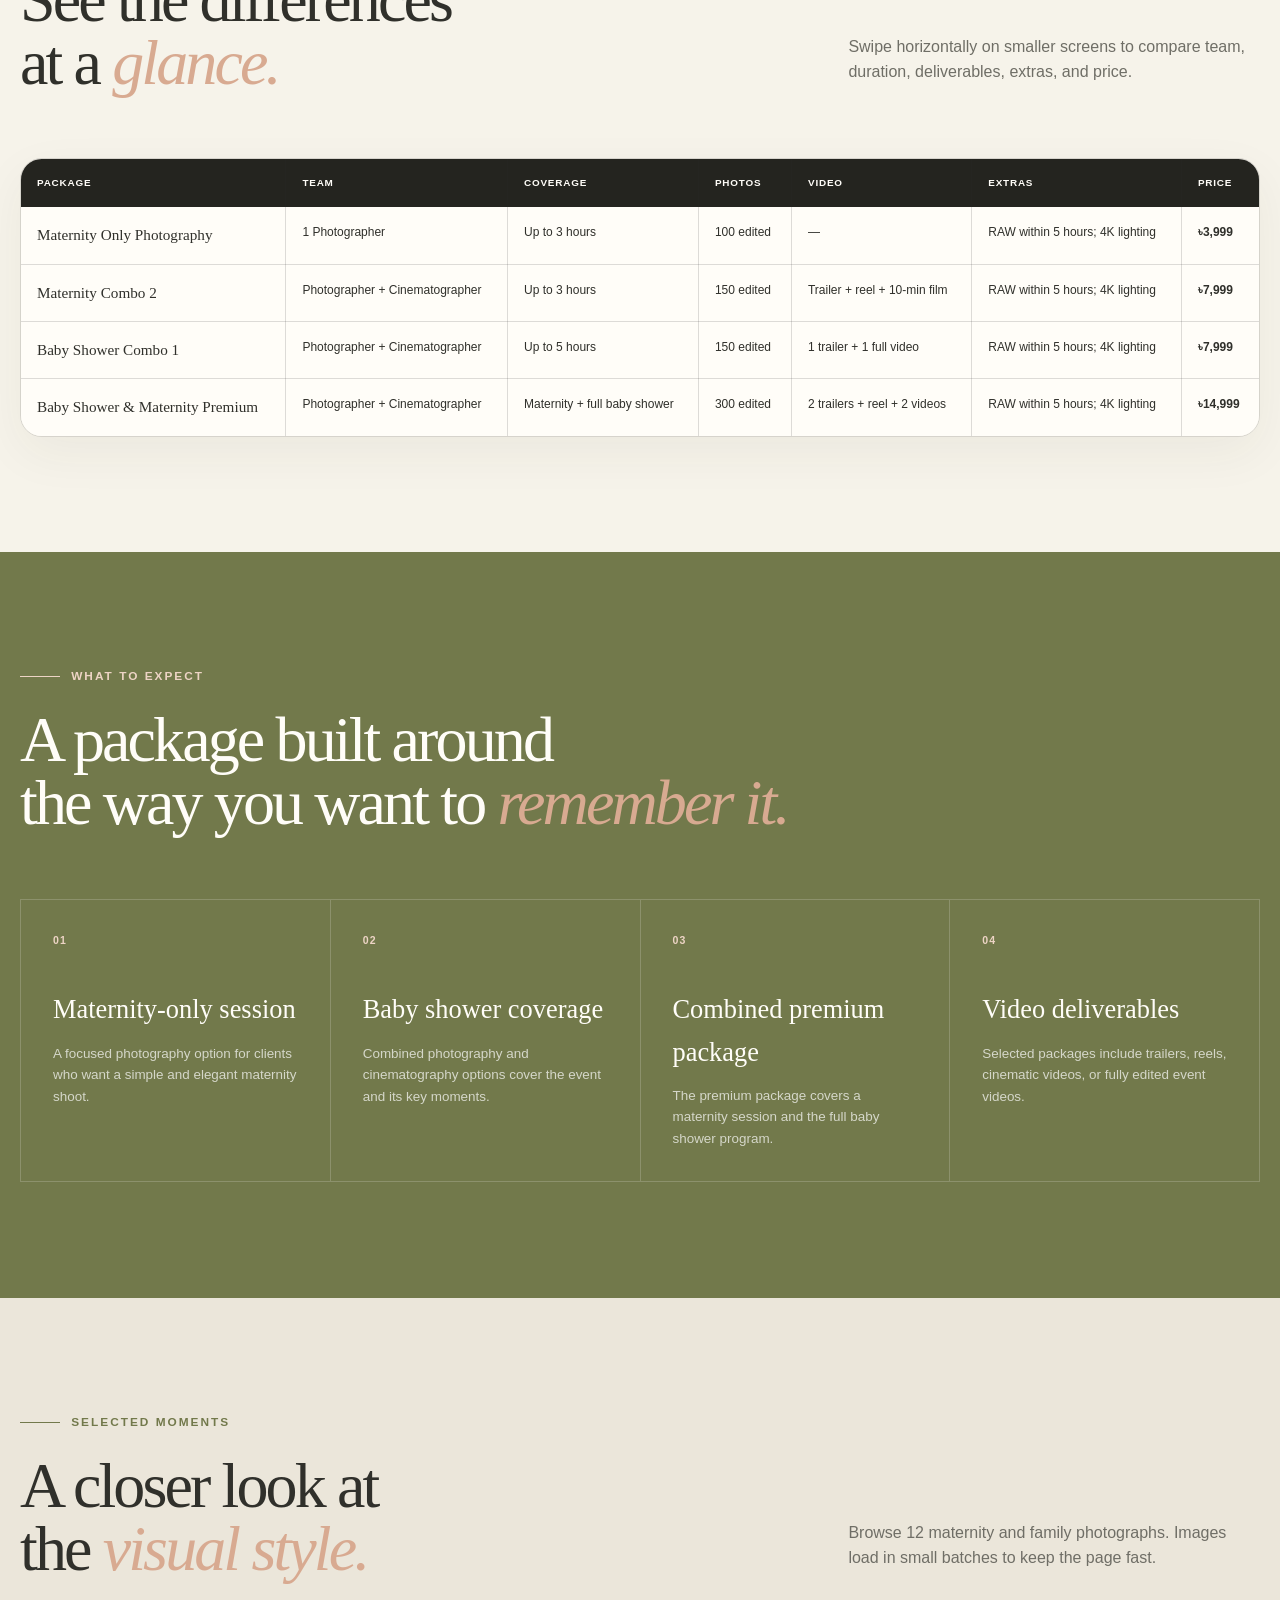
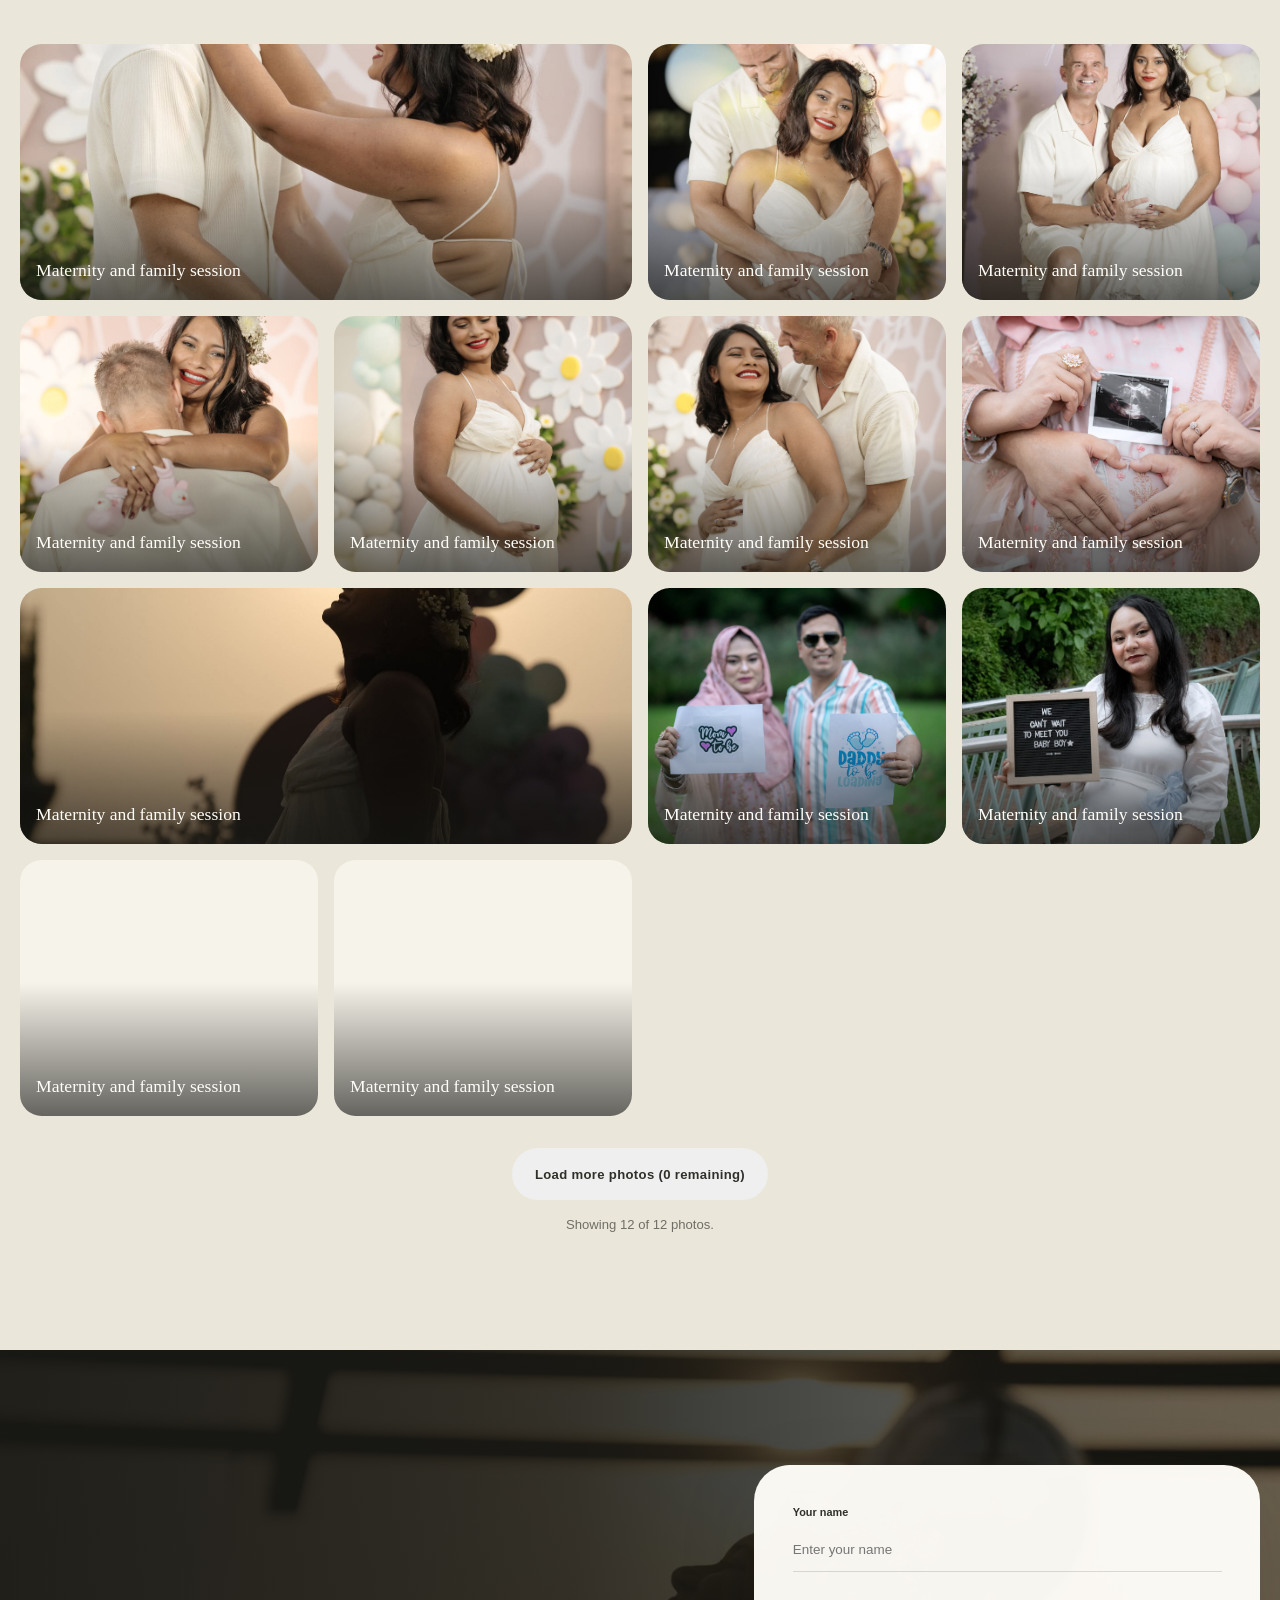
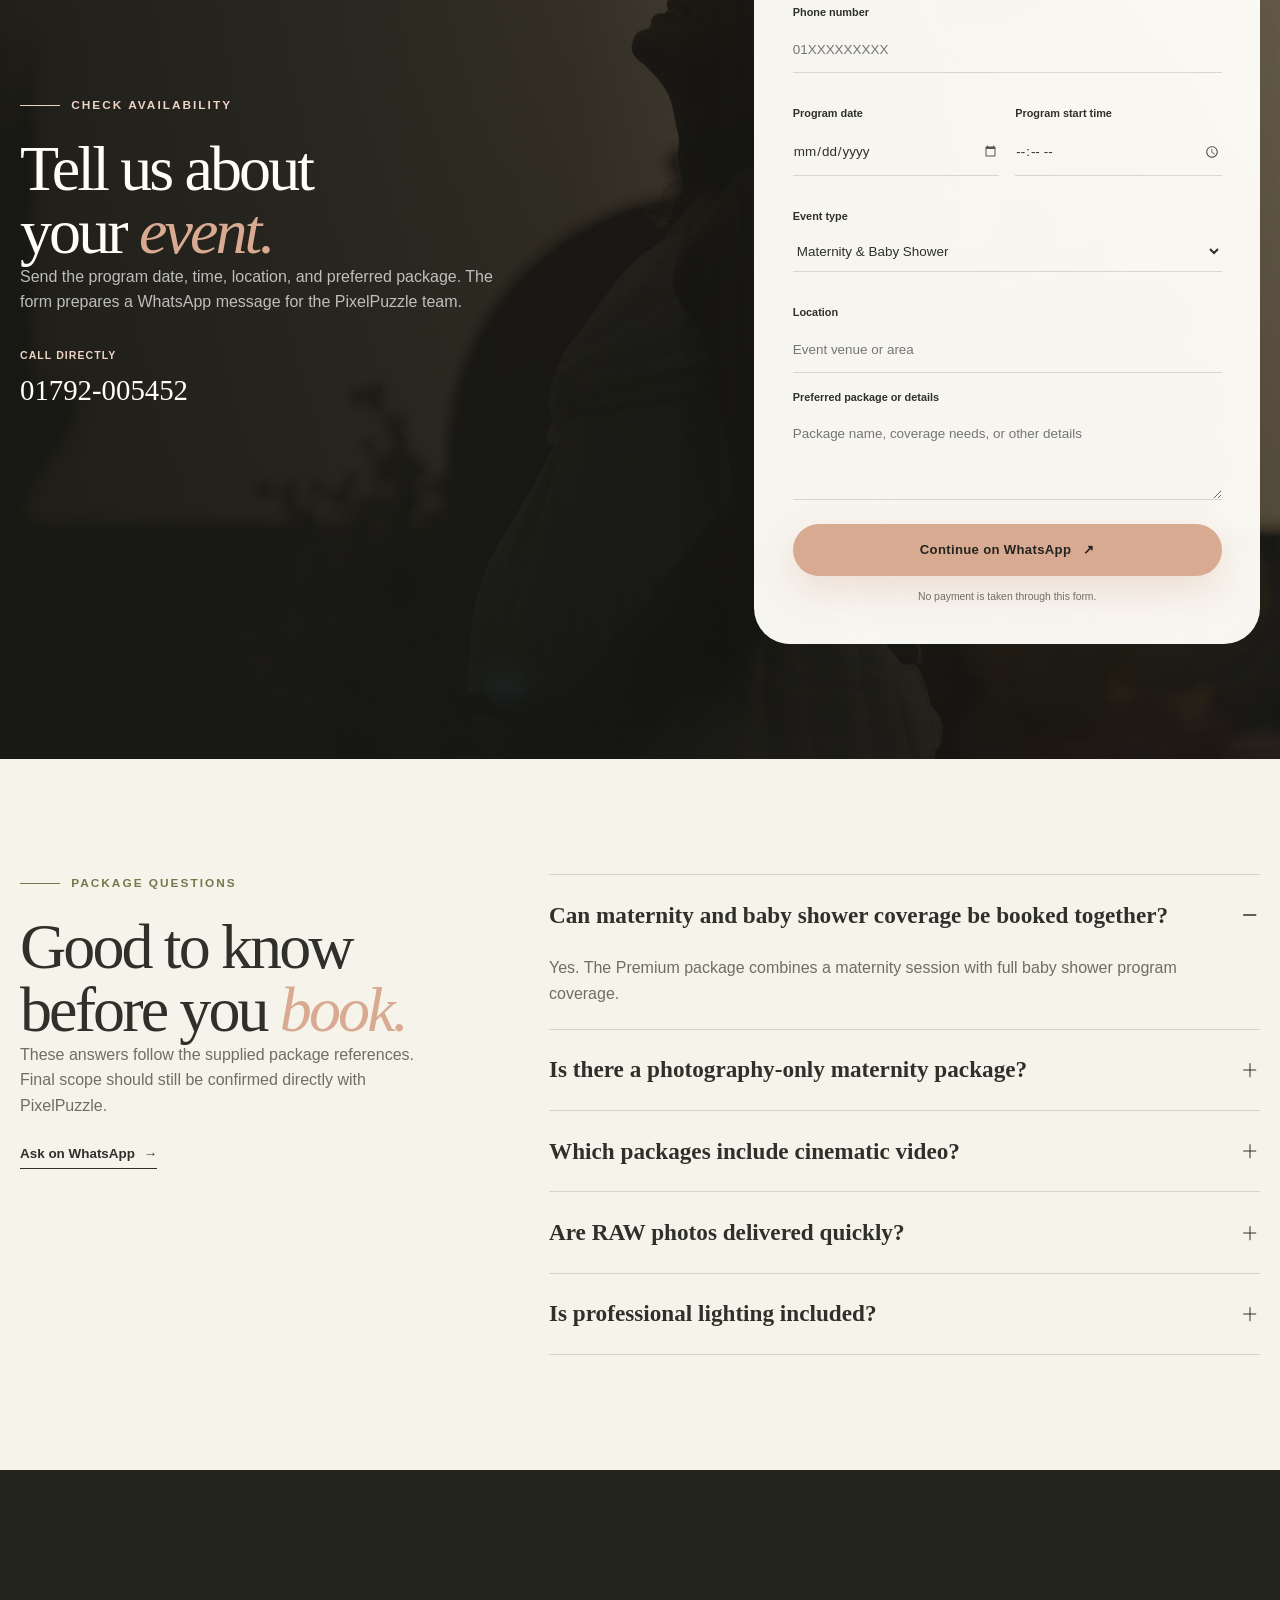
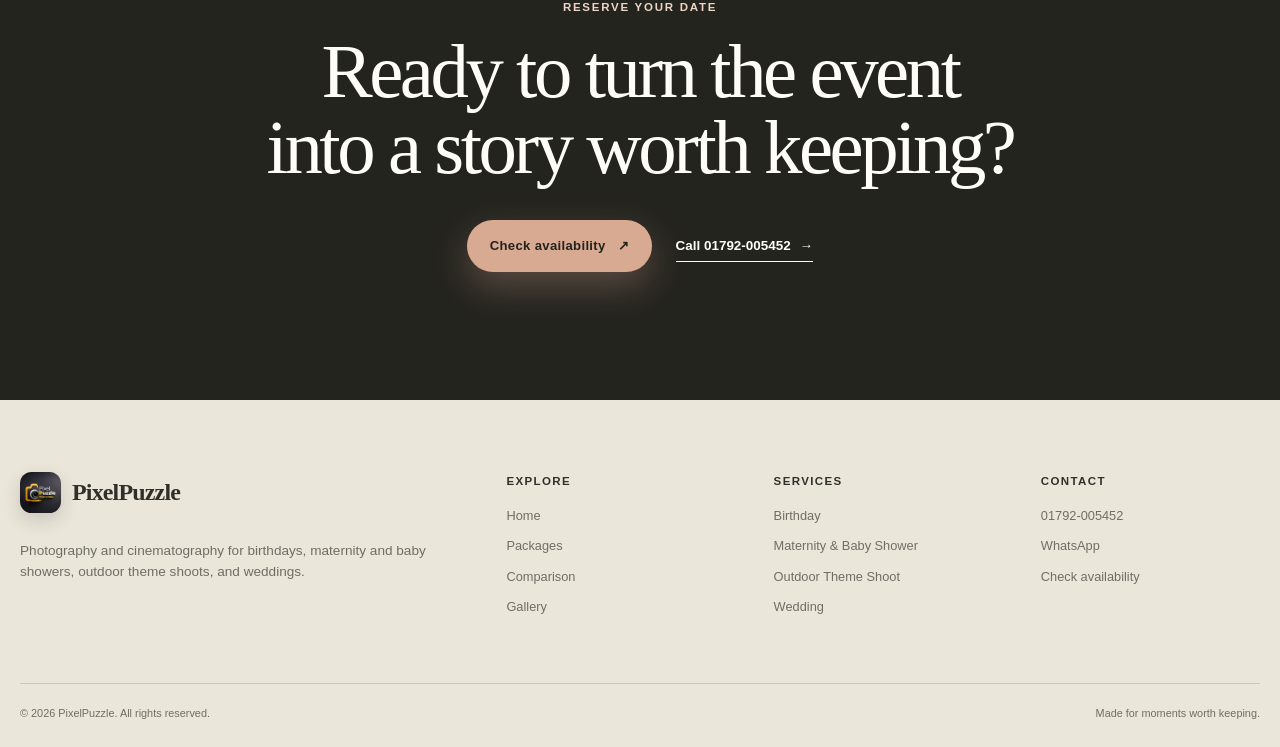
<file: maternity-baby-shower.html>
<!DOCTYPE html>

<html class="no-js" lang="en">
<head>
<meta charset="utf-8"/>
<meta content="width=device-width, initial-scale=1" name="viewport"/>
<meta content="Explore PixelPuzzle maternity and baby shower photography and cinematography packages from ৳3,999, including combined premium event coverage." name="description"/>
<meta content="#30302b" name="theme-color"/>
<meta content="Maternity &amp; Baby Shower Packages | PixelPuzzle" property="og:title"/>
<meta content="Explore PixelPuzzle maternity and baby shower photography and cinematography packages from ৳3,999, including combined premium event coverage." property="og:description"/>
<meta content="website" property="og:type"/>
<meta content="assets/images/11.jpg" property="og:image"/>
<title>Maternity &amp; Baby Shower Packages | PixelPuzzle</title>
<link href="assets/images/photo_0002_1536x1536.jpg" rel="icon" type="image/jpeg"/>
<link as="image" href="assets/images/11.jpg" rel="preload" type="image/jpeg"/>
<link href="style.css" rel="stylesheet"/>
<script>document.documentElement.classList.remove('no-js');</script>
<script type="application/ld+json">
{
  "@context": "https://schema.org",
  "@type": "Service",
  "name": "Maternity & Baby Shower Packages",
  "provider": {
    "@type": "ProfessionalService",
    "name": "PixelPuzzle",
    "telephone": "+8801792005452"
  },
  "areaServed": "Bangladesh",
  "description": "Explore PixelPuzzle maternity and baby shower photography and cinematography packages from ৳3,999, including combined premium event coverage.",
  "offers": [
    {
      "@type": "Offer",
      "name": "Maternity Only Photography",
      "priceCurrency": "BDT",
      "price": "3999",
      "availability": "https://schema.org/InStock"
    },
    {
      "@type": "Offer",
      "name": "Maternity Combo 2",
      "priceCurrency": "BDT",
      "price": "7999",
      "availability": "https://schema.org/InStock"
    },
    {
      "@type": "Offer",
      "name": "Baby Shower Combo 1",
      "priceCurrency": "BDT",
      "price": "7999",
      "availability": "https://schema.org/InStock"
    },
    {
      "@type": "Offer",
      "name": "Baby Shower & Maternity Premium",
      "priceCurrency": "BDT",
      "price": "14999",
      "availability": "https://schema.org/InStock"
    }
  ]
}
  </script>
</head>
<body class="service-page service-page-maternity">
<a class="skip-link" href="#main-content">Skip to main content</a>
<div class="announcement-bar">
<p>Bookings are open <span aria-hidden="true">•</span> Call or WhatsApp <a href="tel:+8801792005452">01792-005452</a></p>
</div>
<header class="site-header" id="siteHeader">
<div class="container nav-shell">
<a aria-label="PixelPuzzle home" class="brand" href="index.html">
<img alt="" aria-hidden="true" class="brand-logo-image" height="48" src="assets/images/photo_0002_1536x1536.jpg" width="48"/>
<span class="brand-name">PixelPuzzle</span>
</a>
<nav aria-label="Primary navigation" class="desktop-nav">
<a href="index.html">Home</a>
<a href="birthday-packages.html">Birthday</a>
<a aria-current="page" href="maternity-baby-shower.html">Maternity</a>
<a href="outdoor-theme-shoot.html">Outdoor Theme</a>
<a href="wedding-packages.html">Wedding</a>
</nav>
<a class="button button-small header-cta" href="#booking">Book your date</a>
<button aria-controls="mobileNav" aria-expanded="false" aria-label="Open navigation menu" class="menu-toggle" id="menuToggle" type="button"><span></span><span></span></button>
</div>
<nav aria-label="Mobile navigation" class="mobile-nav" id="mobileNav">
<a href="index.html">Home</a>
<a href="birthday-packages.html">Birthday</a>
<a aria-current="page" href="maternity-baby-shower.html">Maternity</a>
<a href="outdoor-theme-shoot.html">Outdoor Theme</a>
<a href="wedding-packages.html">Wedding</a>
<a class="mobile-nav-cta" href="#booking">Book your date</a>
</nav>
</header>
<main id="main-content">
<section class="service-page-hero">
<div aria-hidden="true" class="service-hero-shape service-hero-shape-one"></div>
<div aria-hidden="true" class="service-hero-shape service-hero-shape-two"></div>
<div class="container service-page-grid">
<div class="service-hero-copy reveal">
<nav aria-label="Breadcrumb" class="service-breadcrumb"><a href="index.html">Home</a><span>/</span><span>Maternity &amp; Baby Shower</span></nav>
<p class="eyebrow"><span></span> Maternity &amp; baby shower</p>
<h1>Gentle, honest memories of a <em>beautiful new chapter.</em></h1>
<p class="service-hero-intro">Choose a maternity-only session, focused baby shower coverage, or a combined package that preserves both celebrations.</p>
<div class="hero-actions">
<a class="button button-primary" href="#packages">Explore packages <span aria-hidden="true">↘</span></a>
<a class="text-link" href="#booking">Check your date <span aria-hidden="true">→</span></a>
</div>
<div class="service-quick-facts">
<div><strong>4</strong><span>Package options</span></div>
<div><strong>৳3,999</strong><span>Starting price</span></div>
<div><strong>WhatsApp</strong><span>Direct booking</span></div>
</div>
</div>
<div class="service-hero-visual reveal delay-1">
<figure class="service-hero-photo-main"><img alt="Expecting couple sharing a tender maternity moment" fetchpriority="high" height="2048" src="assets/images/11.jpg" width="1365"/></figure>
<figure class="service-hero-photo-small"><img alt="Expecting mother in a glowing sunset maternity portrait" fetchpriority="high" height="2048" src="assets/images/18.jpg" width="1365"/></figure>
<div class="service-hero-card"><span>PixelPuzzle</span><strong>Maternity &amp; Baby Shower</strong><p>Soft portraits, thoughtful direction, and complete event coverage for maternity and baby shower celebrations.</p></div>
</div>
</div>
</section>
<nav aria-label="Package shortcuts" class="service-package-nav">
<div class="container"><span>Jump to:</span><a href="#package-1">Maternity Only Photography</a><a href="#package-2">Maternity Combo 2</a><a href="#package-3">Baby Shower Combo 1</a><a href="#package-4">Baby Shower &amp; Maternity Premium</a></div>
</nav>
<section class="section service-packages-section" id="packages">
<div class="container">
<div class="section-heading reveal">
<div><p class="eyebrow"><span></span> Package options</p><h2>Choose the coverage<br/>that fits your <em>event.</em></h2></div>
<p>Every card below uses the package details supplied for PixelPuzzle. Confirm the date, location, and final delivery method before paying.</p>
</div>
<div class="service-package-grid">
<article class="service-package-card reveal" id="package-1">
<div class="service-package-image">
<img alt="Elegant solo maternity portrait in a white dress" decoding="async" height="2048" loading="lazy" src="assets/images/15.jpg" width="1365"/>
<span>Photography only</span>
</div>
<div class="service-package-content">
<div class="service-package-heading">
<p>Package 01</p>
<h3>Maternity Only Photography</h3>
<strong>৳3,999</strong>
</div>
<ul><li>1 Senior Photographer</li><li>Up to 3 Hours of Coverage</li><li>100 Edited Photos</li><li>RAW Photos Delivered Within 5 Hours</li><li>Full 4K Setup with Professional Lighting</li></ul>
<button class="package-button" data-package="Maternity Only Photography — ৳3,999" type="button">Book this package <span aria-hidden="true">↗</span></button>
</div>
</article>
<article class="service-package-card reveal delay-1" id="package-2">
<div class="service-package-image">
<img alt="Expecting couple laughing during a maternity session" decoding="async" height="2048" loading="lazy" src="assets/images/16.jpg" width="1365"/>
<span>Photo + cinematic video</span>
</div>
<div class="service-package-content">
<div class="service-package-heading">
<p>Package 02</p>
<h3>Maternity Combo 2</h3>
<strong>৳7,999</strong>
</div>
<ul><li>1 Senior Photographer</li><li>1 Senior Cinematographer</li><li>Up to 3 Hours of Coverage</li><li>150 Edited Photos</li><li>1 Trailer</li><li>1 Reel</li><li>10-Minute Cinematic Video</li><li>RAW Photos Delivered Within 5 Hours</li><li>Full 4K Setup with Professional Lighting</li></ul>
<button class="package-button" data-package="Maternity Combo 2 — ৳7,999" type="button">Book this package <span aria-hidden="true">↗</span></button>
</div>
</article>
<article class="service-package-card reveal" id="package-3">
<div class="service-package-image">
<img alt="Parents-to-be holding baby announcement signs outdoors" decoding="async" height="1365" loading="lazy" src="assets/images/19.jpg" width="2048"/>
<span>Baby shower coverage</span>
</div>
<div class="service-package-content">
<div class="service-package-heading">
<p>Package 03</p>
<h3>Baby Shower Combo 1</h3>
<strong>৳7,999</strong>
</div>
<ul><li>1 Senior Photographer</li><li>1 Senior Cinematographer</li><li>Up to 5 Hours of Coverage</li><li>150 Edited Photos</li><li>1 Trailer</li><li>1 Full Video</li><li>RAW Photos Delivered Within 5 Hours</li><li>Full 4K Setup with Professional Lighting</li></ul>
<button class="package-button" data-package="Baby Shower Combo 1 — ৳7,999" type="button">Book this package <span aria-hidden="true">↗</span></button>
</div>
</article>
<article class="service-package-card reveal delay-1" id="package-4">
<span class="service-package-badge">Two-event coverage</span>
<div class="service-package-image">
<img alt="Expecting couple sharing a sweet outdoor maternity moment" decoding="async" height="2048" loading="lazy" src="assets/images/22.jpg" width="1365"/>
<span>Combined premium</span>
</div>
<div class="service-package-content">
<div class="service-package-heading">
<p>Package 04</p>
<h3>Baby Shower &amp; Maternity Premium</h3>
<strong>৳14,999</strong>
</div>
<ul><li>1 Senior Photographer</li><li>1 Senior Cinematographer</li><li>Maternity Session Up to 3 Hours</li><li>Full Baby Shower Program Coverage</li><li>300 Edited Photos</li><li>2 Trailers</li><li>1 Reel</li><li>2 Fully Edited Videos</li><li>RAW Photos Delivered Within 5 Hours</li><li>Full 4K Setup with Professional Lighting</li></ul>
<button class="package-button" data-package="Baby Shower &amp; Maternity Premium — ৳14,999" type="button">Book this package <span aria-hidden="true">↗</span></button>
</div>
</article>
</div>
<p class="package-disclaimer reveal"><strong>Important:</strong> Package availability, travel charges, overtime, and delivery arrangements should be confirmed in writing before the booking is finalized.</p>
</div>
</section>
<section class="section comparison-section" id="compare">
<div class="container">
<div class="section-heading reveal">
<div><p class="eyebrow"><span></span> Compare packages</p><h2>See the differences<br/>at a <em>glance.</em></h2></div>
<p>Swipe horizontally on smaller screens to compare team, duration, deliverables, extras, and price.</p>
</div>
<div aria-label="Scrollable package comparison table" class="comparison-wrap reveal" tabindex="0">
<table class="comparison-table">
<thead><tr><th>Package</th><th>Team</th><th>Coverage</th><th>Photos</th><th>Video</th><th>Extras</th><th>Price</th></tr></thead>
<tbody><tr>
<th scope="row">Maternity Only Photography</th>
<td>1 Photographer</td>
<td>Up to 3 hours</td>
<td>100 edited</td>
<td>—</td>
<td>RAW within 5 hours; 4K lighting</td>
<td><strong>৳3,999</strong></td>
</tr>
<tr>
<th scope="row">Maternity Combo 2</th>
<td>Photographer + Cinematographer</td>
<td>Up to 3 hours</td>
<td>150 edited</td>
<td>Trailer + reel + 10-min film</td>
<td>RAW within 5 hours; 4K lighting</td>
<td><strong>৳7,999</strong></td>
</tr>
<tr>
<th scope="row">Baby Shower Combo 1</th>
<td>Photographer + Cinematographer</td>
<td>Up to 5 hours</td>
<td>150 edited</td>
<td>1 trailer + 1 full video</td>
<td>RAW within 5 hours; 4K lighting</td>
<td><strong>৳7,999</strong></td>
</tr>
<tr>
<th scope="row">Baby Shower &amp; Maternity Premium</th>
<td>Photographer + Cinematographer</td>
<td>Maternity + full baby shower</td>
<td>300 edited</td>
<td>2 trailers + reel + 2 videos</td>
<td>RAW within 5 hours; 4K lighting</td>
<td><strong>৳14,999</strong></td>
</tr></tbody>
</table>
</div>
</div>
</section>
<section class="section benefits-section service-benefits">
<div class="container">
<div class="benefits-heading reveal"><p class="eyebrow eyebrow-light"><span></span> What to expect</p><h2>A package built around<br/>the way you want to <em>remember it.</em></h2></div>
<div class="benefit-grid"><article class="benefit-card reveal"><span>01</span><h3>Maternity-only session</h3><p>A focused photography option for clients who want a simple and elegant maternity shoot.</p></article><article class="benefit-card reveal delay-1"><span>02</span><h3>Baby shower coverage</h3><p>Combined photography and cinematography options cover the event and its key moments.</p></article><article class="benefit-card reveal delay-2"><span>03</span><h3>Combined premium package</h3><p>The premium package covers a maternity session and the full baby shower program.</p></article><article class="benefit-card reveal"><span>04</span><h3>Video deliverables</h3><p>Selected packages include trailers, reels, cinematic videos, or fully edited event videos.</p></article></div>
</div>
</section>
<section class="section service-gallery-section" id="gallery">
<div class="container">
<div class="section-heading reveal">
<div><p class="eyebrow"><span></span> Selected moments</p><h2>A closer look at<br/>the <em>visual style.</em></h2></div>
<p>Browse 12 maternity and family photographs. Images load in small batches to keep the page fast.</p>
</div>
<div aria-live="polite" class="service-gallery-grid" data-gallery-set="maternity" data-gallery-step="12"><noscript><p>Please enable JavaScript to view the full photography gallery.</p></noscript></div><button class="button button-outline-dark gallery-load-more" data-gallery-load="maternity" type="button">Load more photos</button><p class="gallery-count" data-gallery-count="maternity">Showing selected images from 12 maternity and family photographs.</p>
</div>
</section>
<section class="booking-section" id="booking">
<div aria-hidden="true" class="booking-image"><img alt="" decoding="async" height="2048" loading="lazy" src="assets/images/18.jpg" width="1365"/></div>
<div aria-hidden="true" class="booking-shade"></div>
<div class="container booking-layout">
<div class="booking-copy reveal">
<p class="eyebrow eyebrow-light"><span></span> Check availability</p>
<h2>Tell us about<br/>your <em>event.</em></h2>
<p>Send the program date, time, location, and preferred package. The form prepares a WhatsApp message for the PixelPuzzle team.</p>
<a class="booking-phone" href="tel:+8801792005452"><span>Call directly</span><strong>01792-005452</strong></a>
</div>
<form class="booking-form reveal delay-1" id="bookingForm" novalidate="">
<div class="form-row"><label for="fullName">Your name</label><input autocomplete="name" id="fullName" name="fullName" placeholder="Enter your name" required="" type="text"/><small class="field-error" data-error-for="fullName"></small></div>
<div class="form-row"><label for="phone">Phone number</label><input autocomplete="tel" id="phone" inputmode="tel" name="phone" placeholder="01XXXXXXXXX" required="" type="tel"/><small class="field-error" data-error-for="phone"></small></div>
<div class="form-grid-two program-schedule-grid">
<div class="form-row"><label for="eventDate">Program date</label><input id="eventDate" name="eventDate" required="" type="date"/><small class="field-error" data-error-for="eventDate"></small></div>
<div class="form-row"><label for="eventTime">Program start time</label><input id="eventTime" name="eventTime" required="" step="900" type="time"/><small class="field-error" data-error-for="eventTime"></small></div>
</div>
<div class="form-row"><label for="eventType">Event type</label><select id="eventType" name="eventType" required=""><option value="">Choose an event</option><option>Birthday</option><option selected="">Maternity &amp; Baby Shower</option><option>Outdoor Theme Shoot</option><option>Wedding</option></select><small class="field-error" data-error-for="eventType"></small></div>
<div class="form-row"><label for="eventLocation">Location</label><input autocomplete="street-address" id="eventLocation" name="eventLocation" placeholder="Event venue or area" type="text"/></div>
<div class="form-row"><label for="message">Preferred package or details</label><textarea id="message" name="message" placeholder="Package name, coverage needs, or other details" rows="3"></textarea></div>
<button class="button button-primary button-full" type="submit">Continue on WhatsApp <span aria-hidden="true">↗</span></button>
<p class="form-note">No payment is taken through this form.</p>
</form>
</div>
</section>
<section class="section faq-section" id="faq">
<div class="container faq-layout">
<div class="faq-heading reveal">
<p class="eyebrow"><span></span> Package questions</p>
<h2>Good to know<br/>before you <em>book.</em></h2>
<p>These answers follow the supplied package references. Final scope should still be confirmed directly with PixelPuzzle.</p>
<a class="text-link dark-link" href="https://wa.me/8801792005452?text=Hello%20PixelPuzzle%2C%20I%20have%20a%20question%20about%20your%20Maternity%20%26%20Baby%20Shower%20packages." rel="noopener" target="_blank">Ask on WhatsApp <span aria-hidden="true">→</span></a>
</div>
<div class="faq-list reveal delay-1"><article class="faq-item">
<h3><button aria-expanded="true" type="button"><span>Can maternity and baby shower coverage be booked together?</span><i aria-hidden="true"></i></button></h3>
<div class="faq-answer"><p>Yes. The Premium package combines a maternity session with full baby shower program coverage.</p></div>
</article>
<article class="faq-item">
<h3><button aria-expanded="false" type="button"><span>Is there a photography-only maternity package?</span><i aria-hidden="true"></i></button></h3>
<div class="faq-answer" hidden=""><p>Yes. Maternity Only Photography includes one senior photographer, up to three hours of coverage, and 100 edited photos.</p></div>
</article>
<article class="faq-item">
<h3><button aria-expanded="false" type="button"><span>Which packages include cinematic video?</span><i aria-hidden="true"></i></button></h3>
<div class="faq-answer" hidden=""><p>Maternity Combo 2 includes a 10-minute cinematic video. The other combined packages include the video deliverables listed in their package details.</p></div>
</article>
<article class="faq-item">
<h3><button aria-expanded="false" type="button"><span>Are RAW photos delivered quickly?</span><i aria-hidden="true"></i></button></h3>
<div class="faq-answer" hidden=""><p>All four listed packages mention RAW delivery within five hours. Confirm the transfer method and timing during booking.</p></div>
</article>
<article class="faq-item">
<h3><button aria-expanded="false" type="button"><span>Is professional lighting included?</span><i aria-hidden="true"></i></button></h3>
<div class="faq-answer" hidden=""><p>Yes. The listed maternity and baby shower packages include a full 4K setup with professional lighting.</p></div>
</article></div>
</div>
</section>
<section class="final-cta">
<div class="container final-cta-inner reveal">
<p>Reserve your date</p>
<h2>Ready to turn the event<br/>into a story worth keeping?</h2>
<div><a class="button button-primary" href="#booking">Check availability <span aria-hidden="true">↗</span></a><a class="text-link light-link" href="tel:+8801792005452">Call 01792-005452 <span aria-hidden="true">→</span></a></div>
</div>
</section>
</main>
<footer class="site-footer">
<div class="container footer-grid">
<div class="footer-brand"><a aria-label="PixelPuzzle home" class="brand brand-footer" href="index.html"><img alt="" aria-hidden="true" class="brand-logo-image" height="48" src="assets/images/photo_0002_1536x1536.jpg" width="48"/><span class="brand-name">PixelPuzzle</span></a><p>Photography and cinematography for birthdays, maternity and baby showers, outdoor theme shoots, and weddings.</p></div>
<div><h3>Explore</h3><a href="index.html">Home</a><a href="#packages">Packages</a><a href="#compare">Comparison</a><a href="#gallery">Gallery</a></div>
<div><h3>Services</h3><a href="birthday-packages.html">Birthday</a><a href="maternity-baby-shower.html">Maternity &amp; Baby Shower</a><a href="outdoor-theme-shoot.html">Outdoor Theme Shoot</a><a href="wedding-packages.html">Wedding</a></div>
<div><h3>Contact</h3><a href="tel:+8801792005452">01792-005452</a><a href="https://wa.me/8801792005452" rel="noopener" target="_blank">WhatsApp</a><a href="#booking">Check availability</a></div>
</div>
<div class="container footer-bottom"><p>© <span id="currentYear"></span> PixelPuzzle. All rights reserved.</p><p>Made for moments worth keeping.</p></div>
</footer>
<div aria-label="Quick contact" class="mobile-sticky-actions"><a href="tel:+8801792005452">Call now</a><a href="https://wa.me/8801792005452?text=Hello%20PixelPuzzle%2C%20I%20want%20to%20check%20availability." rel="noopener" target="_blank">WhatsApp</a></div>
<script src="script.js"></script>
</body>
</html>
</file>
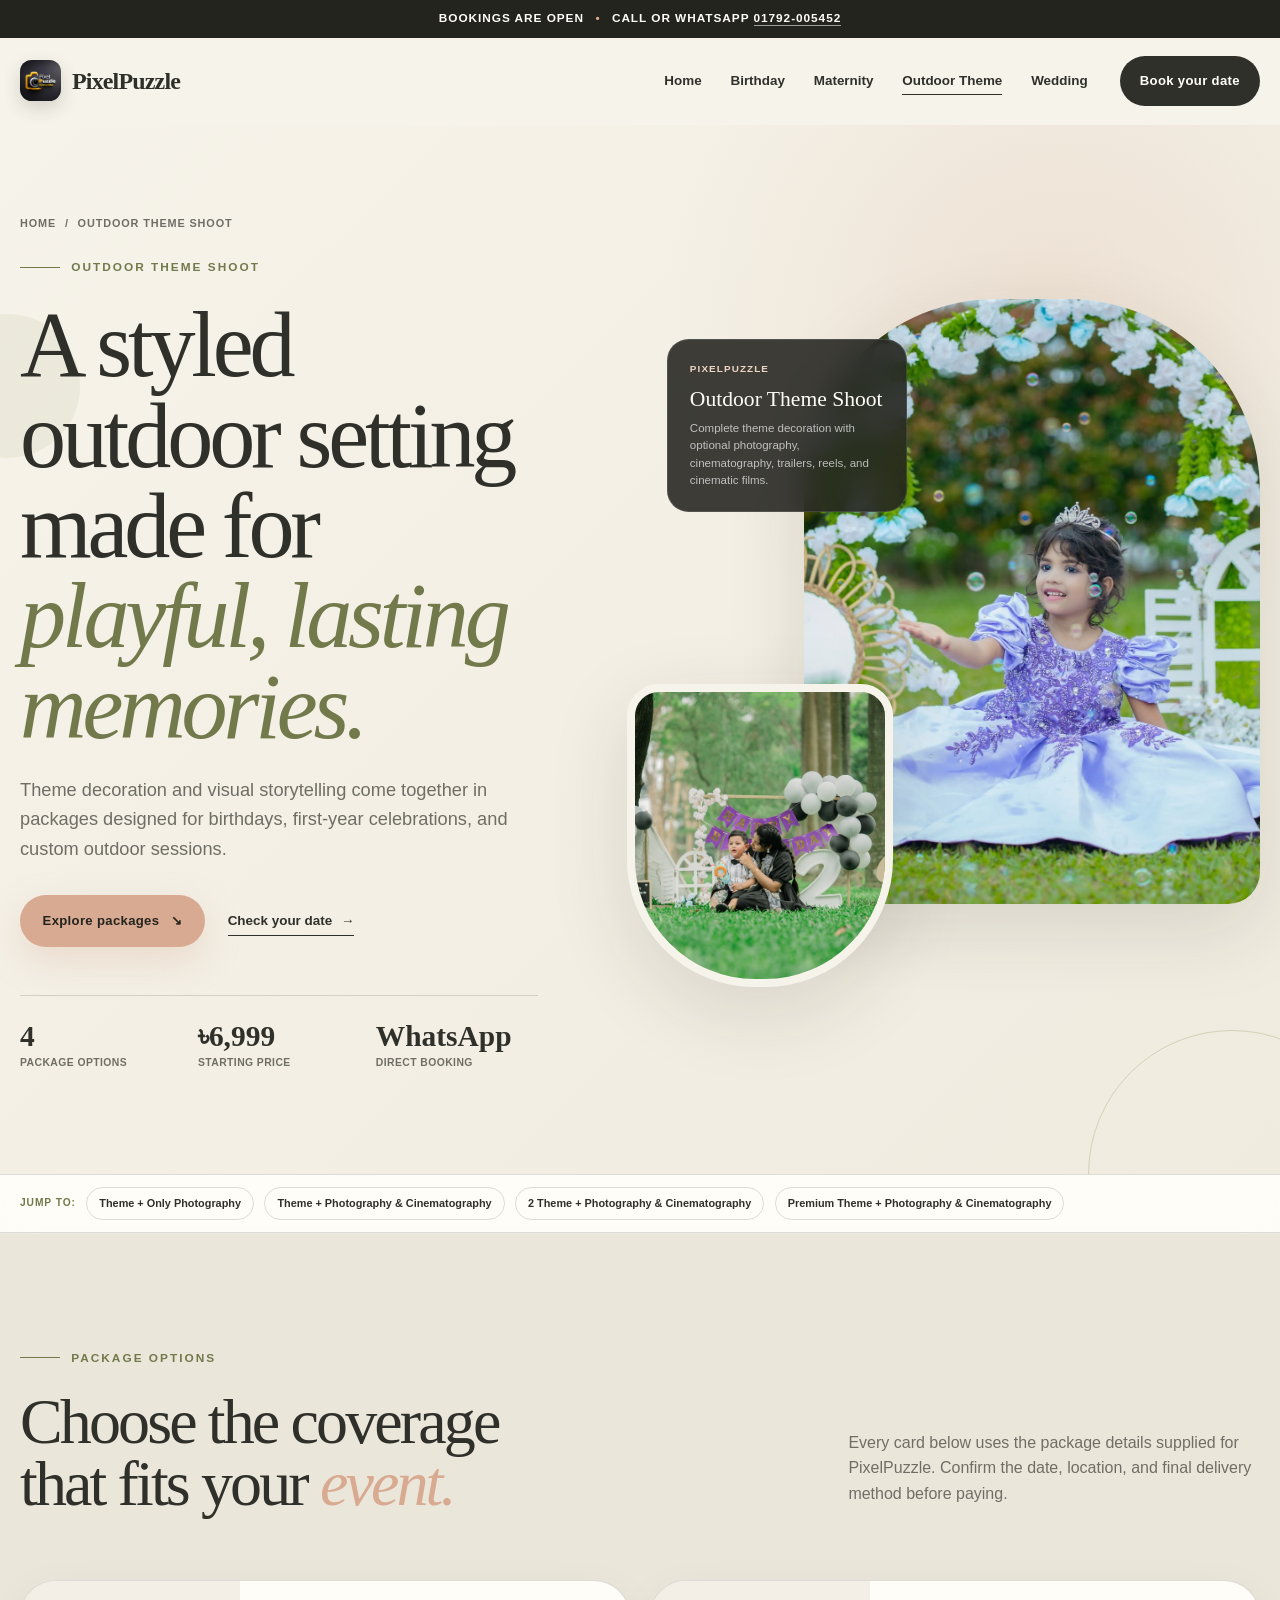
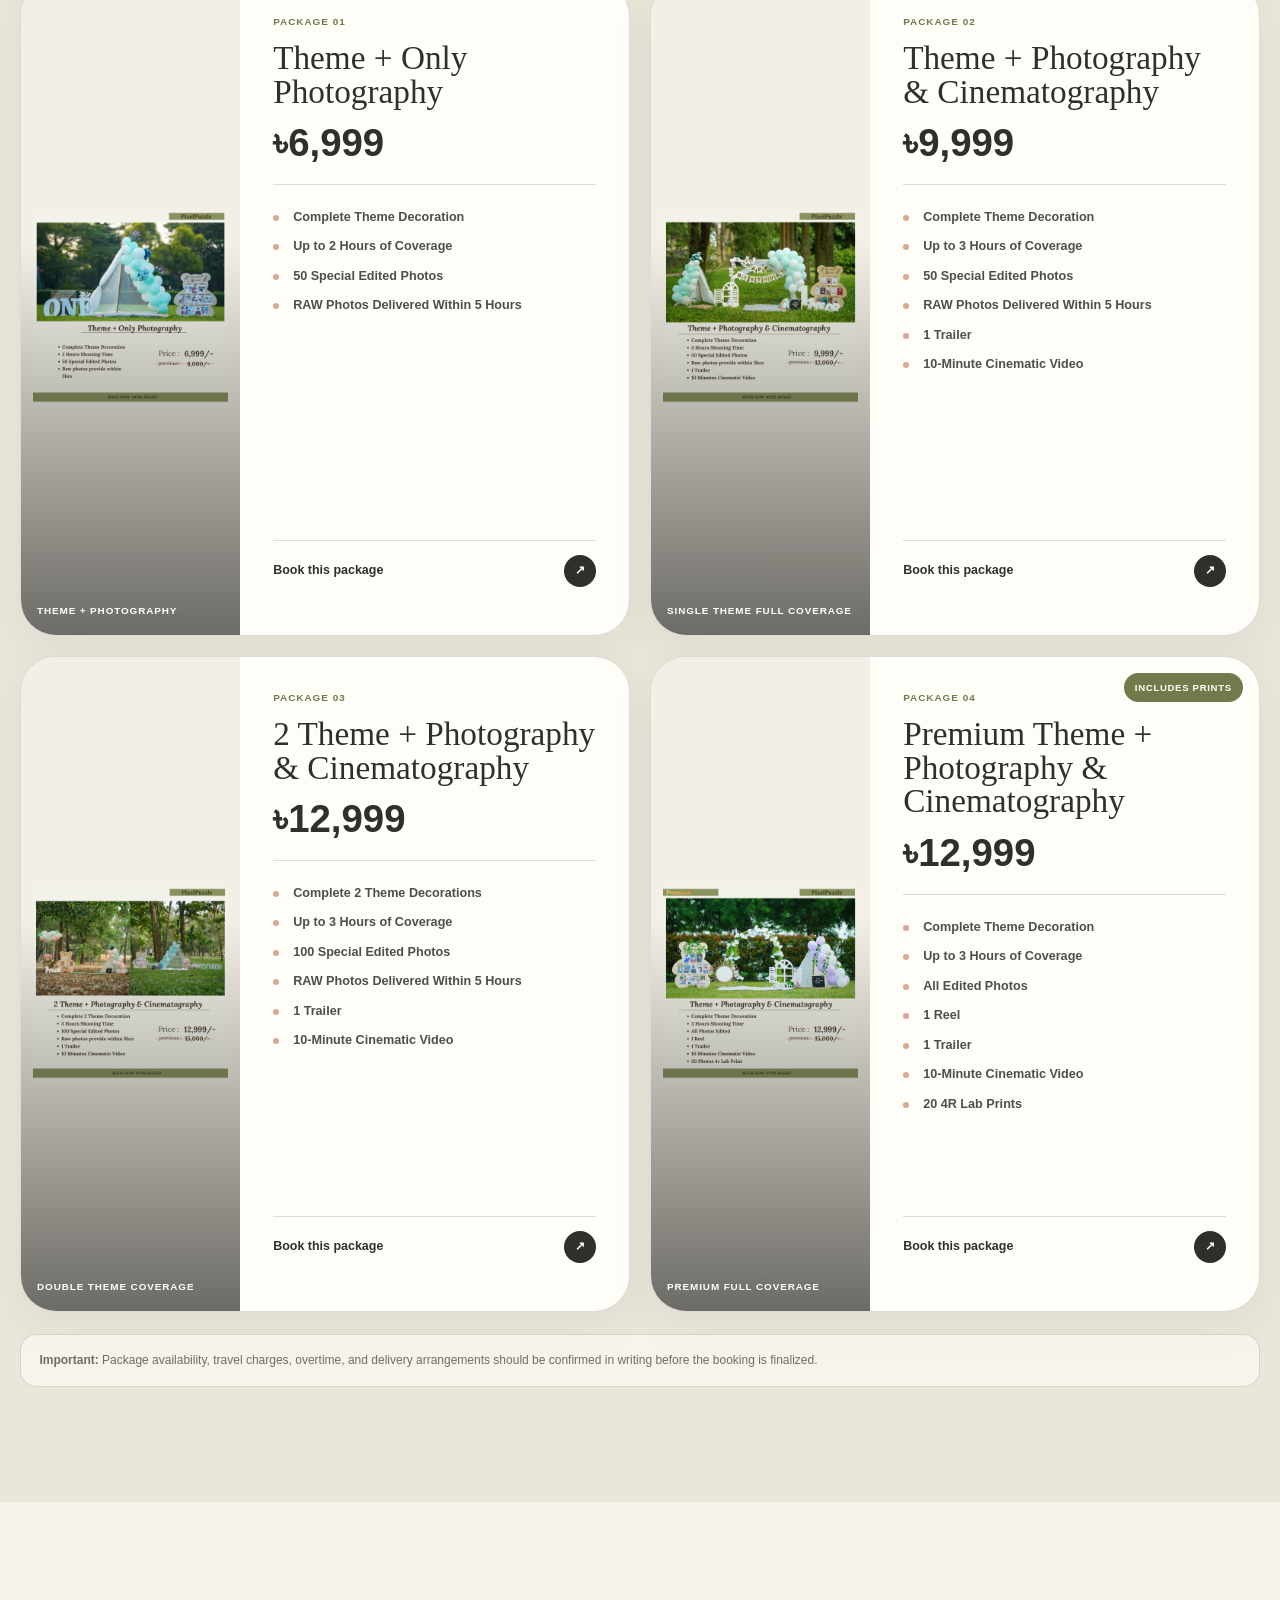
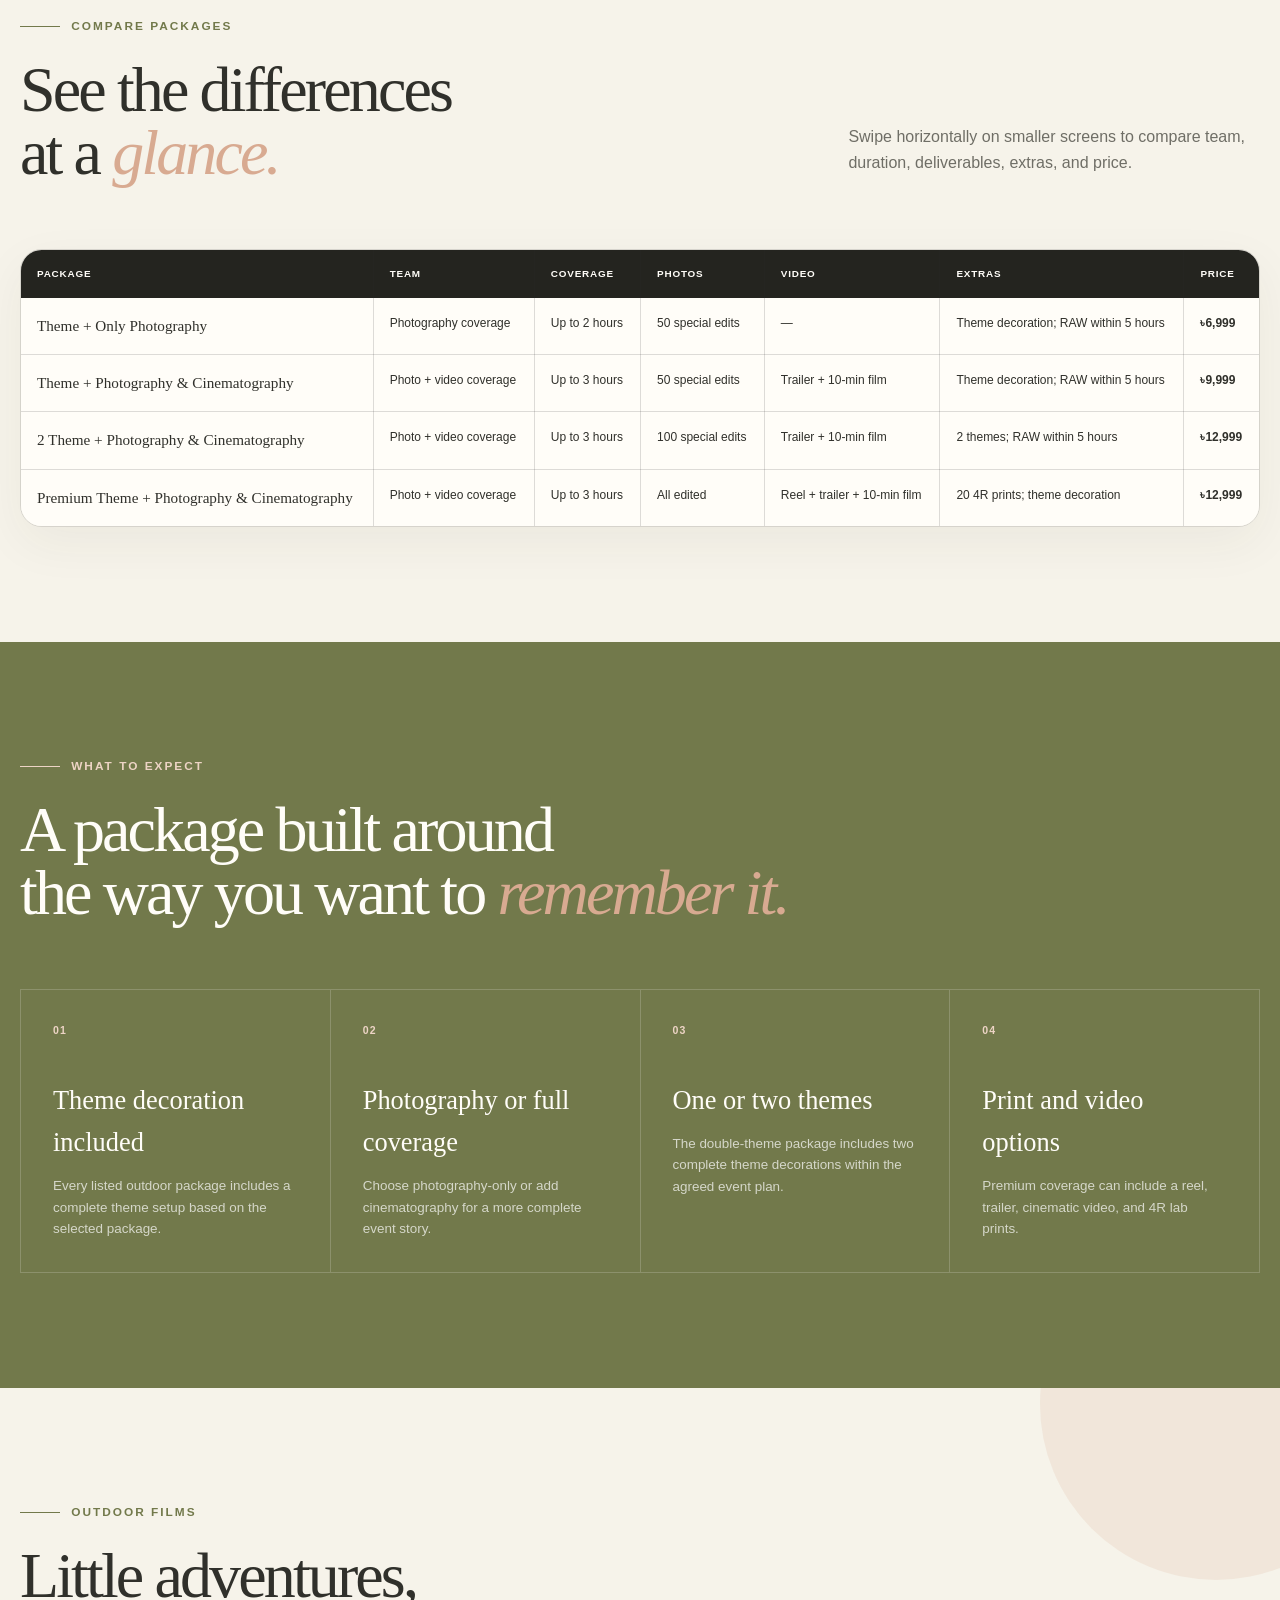
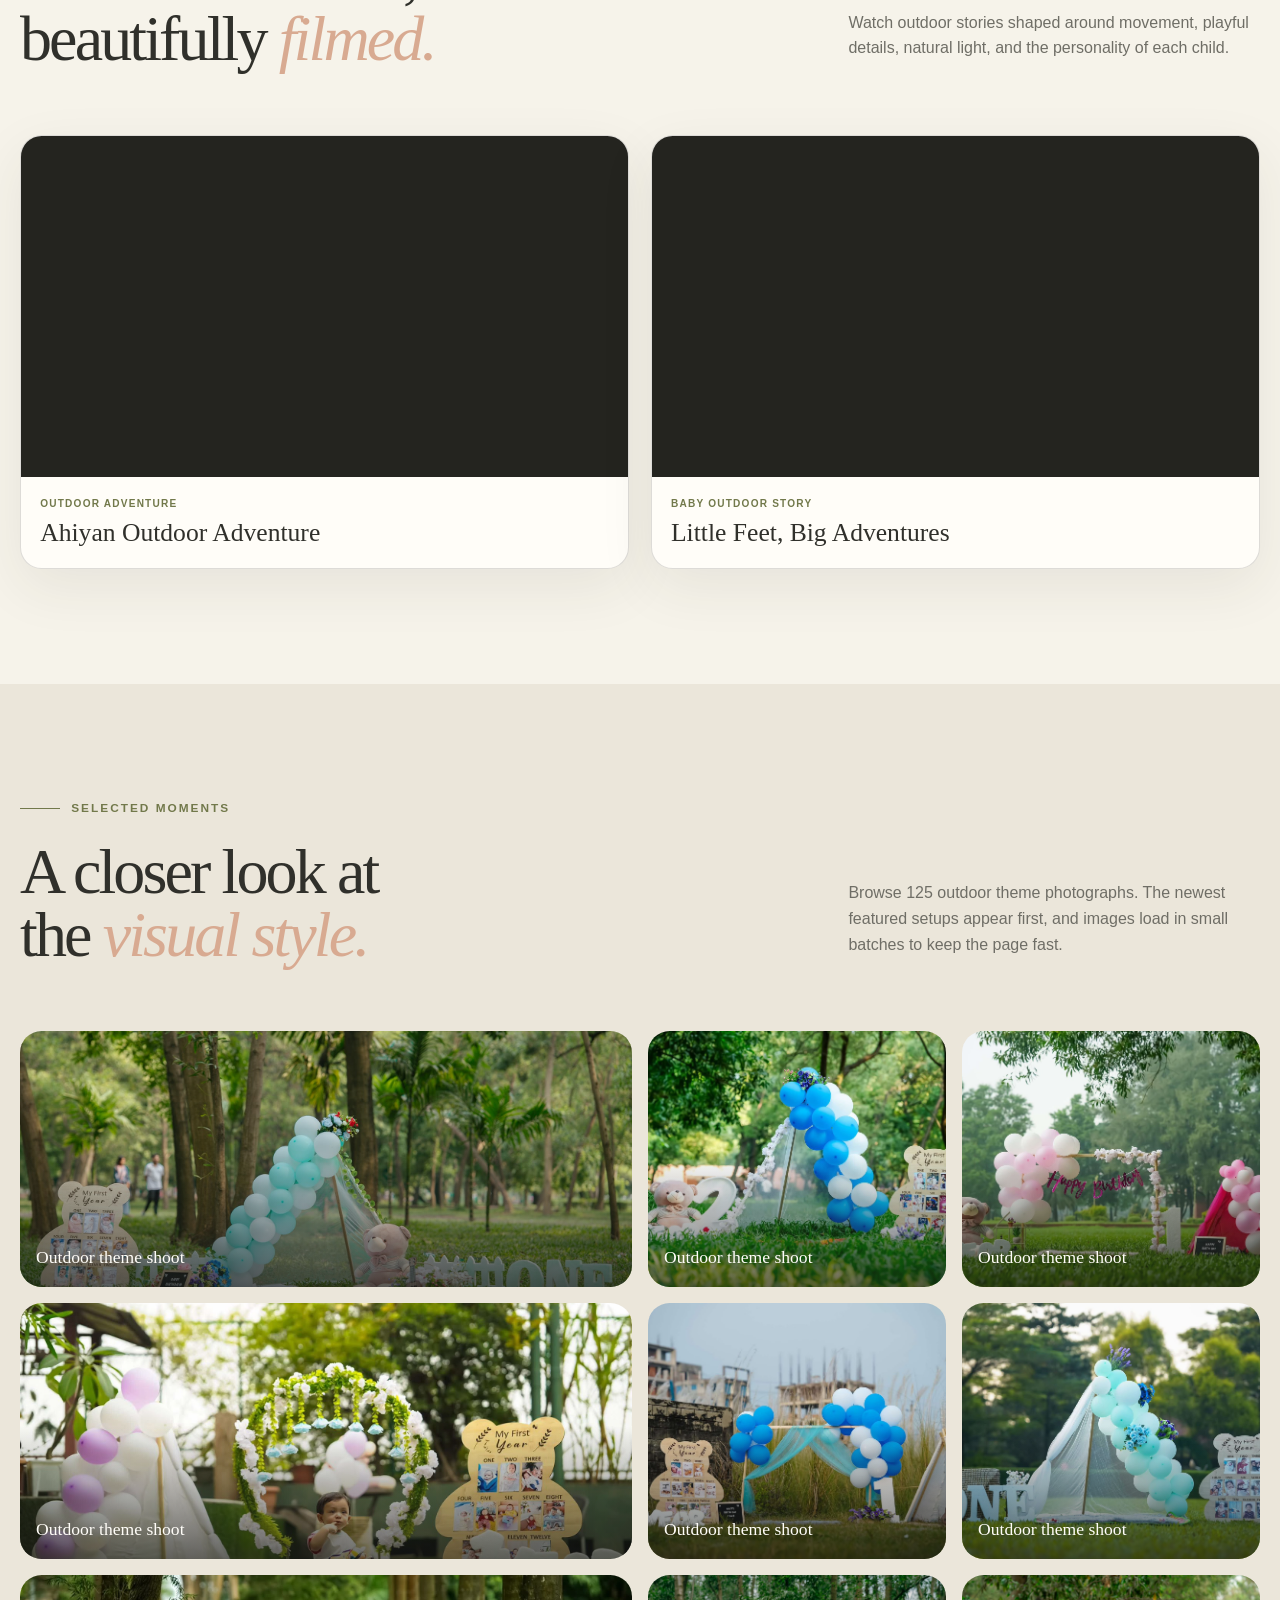
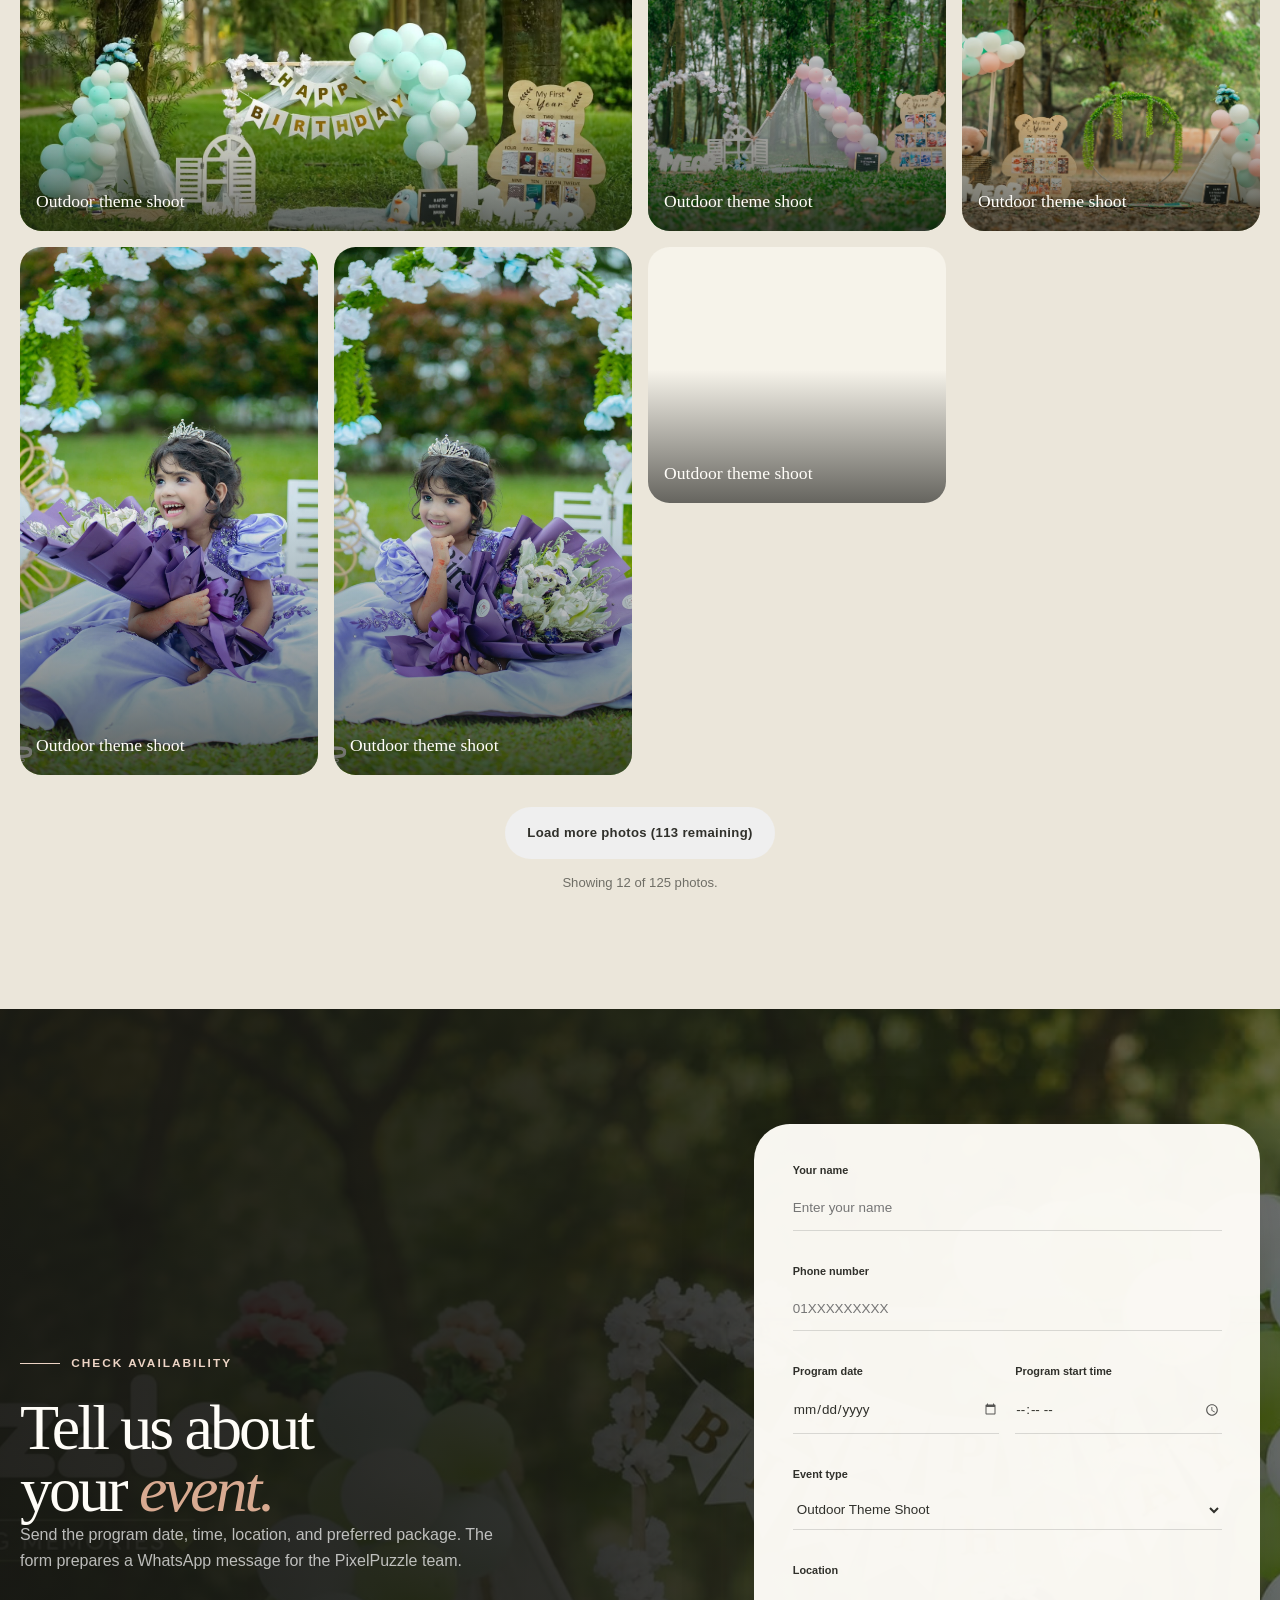
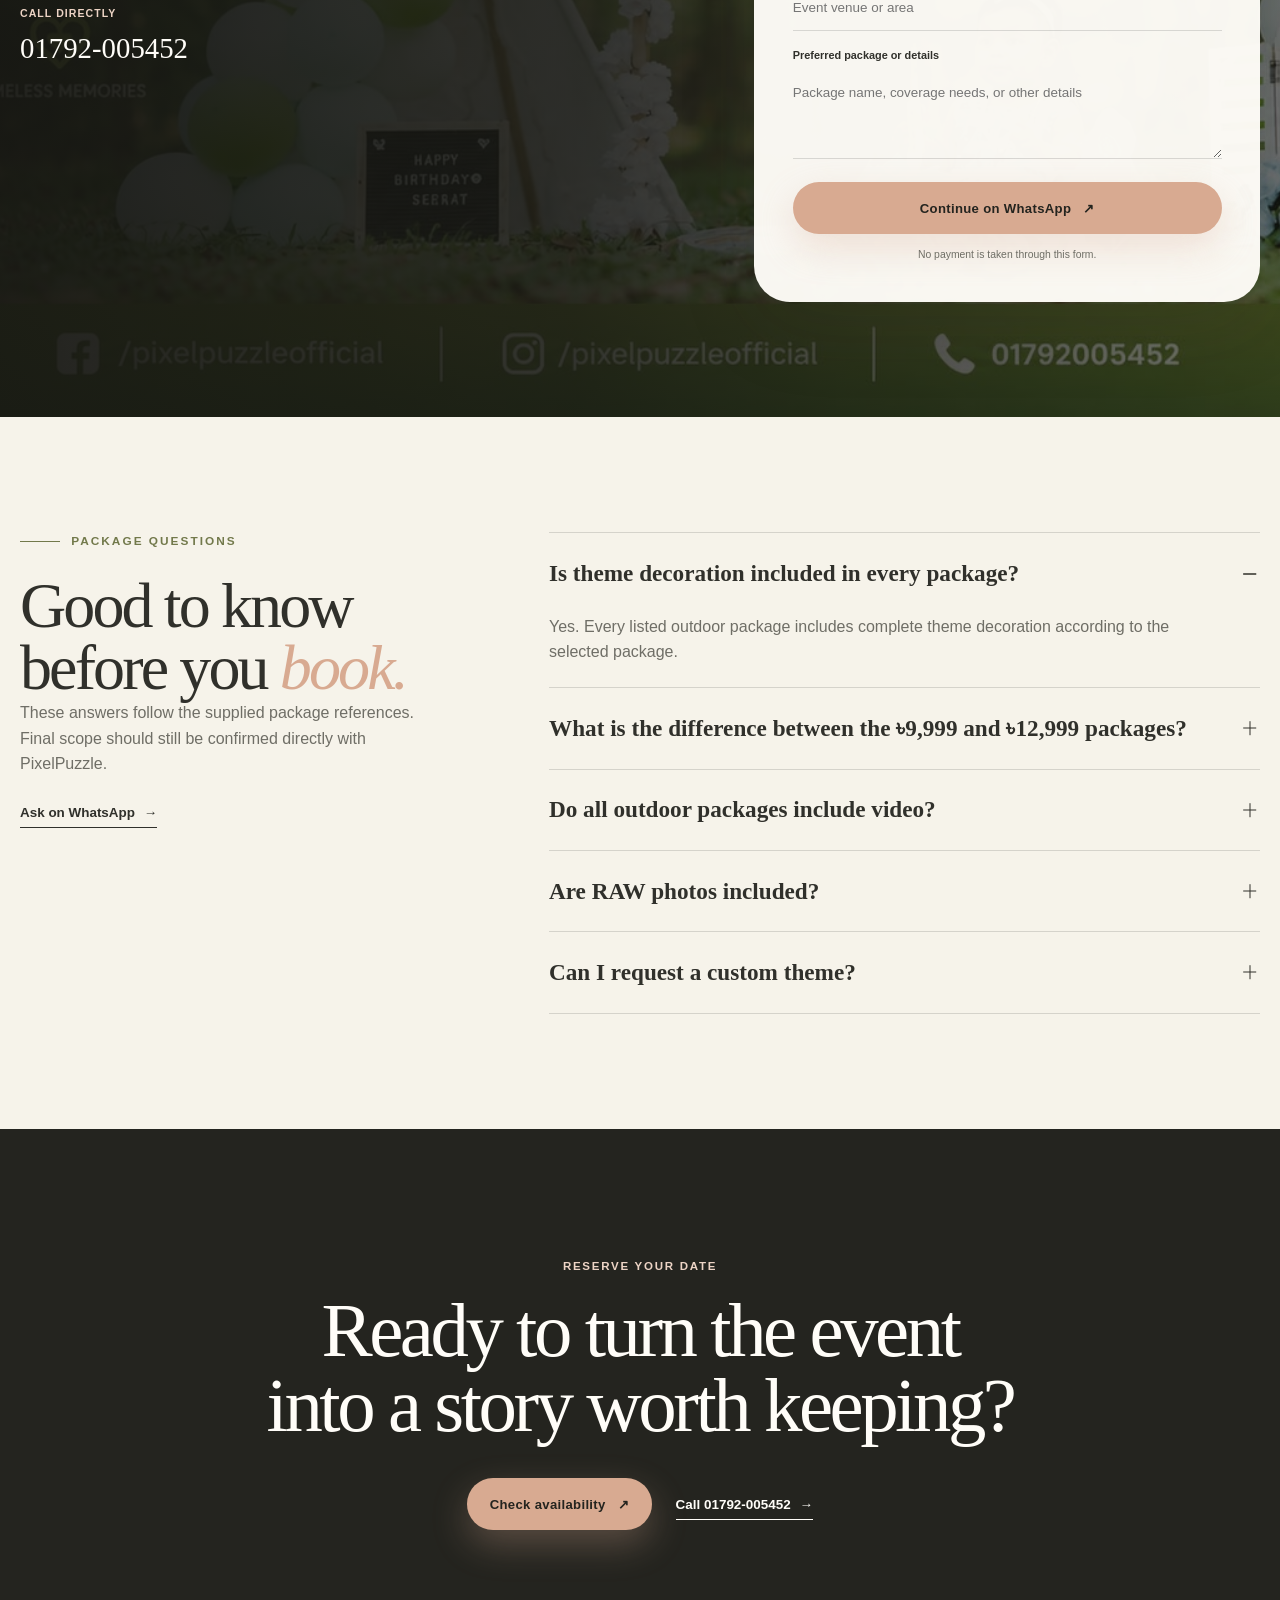
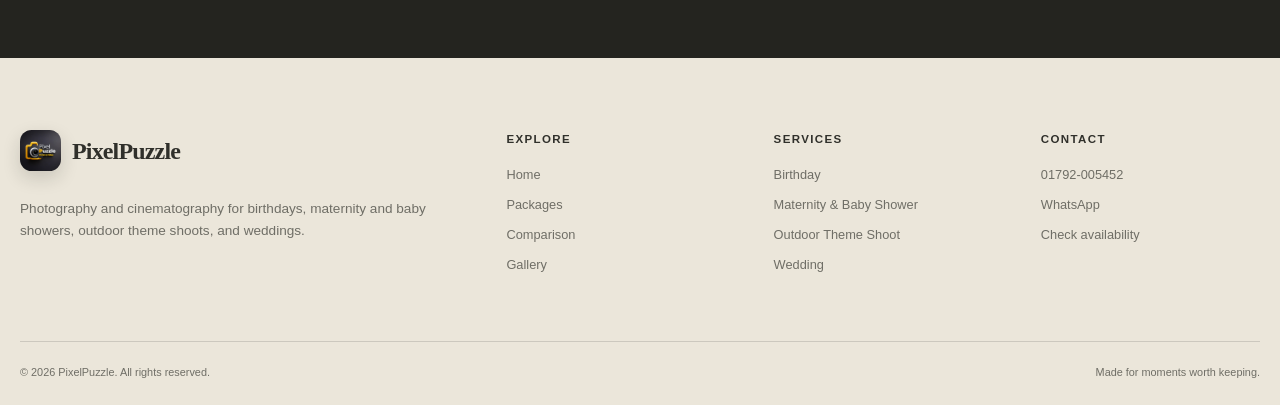
<file: outdoor-theme-shoot.html>
<!DOCTYPE html>

<html class="no-js" lang="en">
<head>
<meta charset="utf-8"/>
<meta content="width=device-width, initial-scale=1" name="viewport"/>
<meta content="Explore PixelPuzzle outdoor theme shoot packages from ৳6,999, including decoration, photography, cinematography, reels, trailers, and cinematic video options." name="description"/>
<meta content="#30302b" name="theme-color"/>
<meta content="Outdoor Theme Shoot Packages | PixelPuzzle" property="og:title"/>
<meta content="Explore PixelPuzzle outdoor theme shoot packages from ৳6,999, including decoration, photography, cinematography, reels, trailers, and cinematic video options." property="og:description"/>
<meta content="website" property="og:type"/>
<meta content="assets/images/photo_0018_2048x1365.jpg" property="og:image"/>
<title>Outdoor Theme Shoot Packages | PixelPuzzle</title>
<link href="assets/images/photo_0002_1536x1536.jpg" rel="icon" type="image/jpeg"/>
<link as="image" href="assets/images/photo_0018_2048x1365.jpg" rel="preload" type="image/jpeg"/>
<link href="style.css" rel="stylesheet"/>
<script>document.documentElement.classList.remove('no-js');</script>
<script type="application/ld+json">
{
  "@context": "https://schema.org",
  "@type": "Service",
  "name": "Outdoor Theme Shoot Packages",
  "provider": {
    "@type": "ProfessionalService",
    "name": "PixelPuzzle",
    "telephone": "+8801792005452"
  },
  "areaServed": "Bangladesh",
  "description": "Explore PixelPuzzle outdoor theme shoot packages from ৳6,999, including decoration, photography, cinematography, reels, trailers, and cinematic video options.",
  "offers": [
    {
      "@type": "Offer",
      "name": "Theme + Only Photography",
      "priceCurrency": "BDT",
      "price": "6999",
      "availability": "https://schema.org/InStock"
    },
    {
      "@type": "Offer",
      "name": "Theme + Photography & Cinematography",
      "priceCurrency": "BDT",
      "price": "9999",
      "availability": "https://schema.org/InStock"
    },
    {
      "@type": "Offer",
      "name": "2 Theme + Photography & Cinematography",
      "priceCurrency": "BDT",
      "price": "12999",
      "availability": "https://schema.org/InStock"
    },
    {
      "@type": "Offer",
      "name": "Premium Theme + Photography & Cinematography",
      "priceCurrency": "BDT",
      "price": "12999",
      "availability": "https://schema.org/InStock"
    }
  ]
}
  </script>
</head>
<body class="service-page service-page-outdoor">
<a class="skip-link" href="#main-content">Skip to main content</a>
<div class="announcement-bar">
<p>Bookings are open <span aria-hidden="true">•</span> Call or WhatsApp <a href="tel:+8801792005452">01792-005452</a></p>
</div>
<header class="site-header" id="siteHeader">
<div class="container nav-shell">
<a aria-label="PixelPuzzle home" class="brand" href="index.html">
<img alt="" aria-hidden="true" class="brand-logo-image" height="48" src="assets/images/photo_0002_1536x1536.jpg" width="48"/>
<span class="brand-name">PixelPuzzle</span>
</a>
<nav aria-label="Primary navigation" class="desktop-nav">
<a href="index.html">Home</a>
<a href="birthday-packages.html">Birthday</a>
<a href="maternity-baby-shower.html">Maternity</a>
<a aria-current="page" href="outdoor-theme-shoot.html">Outdoor Theme</a>
<a href="wedding-packages.html">Wedding</a>
</nav>
<a class="button button-small header-cta" href="#booking">Book your date</a>
<button aria-controls="mobileNav" aria-expanded="false" aria-label="Open navigation menu" class="menu-toggle" id="menuToggle" type="button"><span></span><span></span></button>
</div>
<nav aria-label="Mobile navigation" class="mobile-nav" id="mobileNav">
<a href="index.html">Home</a>
<a href="birthday-packages.html">Birthday</a>
<a href="maternity-baby-shower.html">Maternity</a>
<a aria-current="page" href="outdoor-theme-shoot.html">Outdoor Theme</a>
<a href="wedding-packages.html">Wedding</a>
<a class="mobile-nav-cta" href="#booking">Book your date</a>
</nav>
</header>
<main id="main-content">
<section class="service-page-hero">
<div aria-hidden="true" class="service-hero-shape service-hero-shape-one"></div>
<div aria-hidden="true" class="service-hero-shape service-hero-shape-two"></div>
<div class="container service-page-grid">
<div class="service-hero-copy reveal">
<nav aria-label="Breadcrumb" class="service-breadcrumb"><a href="index.html">Home</a><span>/</span><span>Outdoor Theme Shoot</span></nav>
<p class="eyebrow"><span></span> Outdoor theme shoot</p>
<h1>A styled outdoor setting made for <em>playful, lasting memories.</em></h1>
<p class="service-hero-intro">Theme decoration and visual storytelling come together in packages designed for birthdays, first-year celebrations, and custom outdoor sessions.</p>
<div class="hero-actions">
<a class="button button-primary" href="#packages">Explore packages <span aria-hidden="true">↘</span></a>
<a class="text-link" href="#booking">Check your date <span aria-hidden="true">→</span></a>
</div>
<div class="service-quick-facts">
<div><strong>4</strong><span>Package options</span></div>
<div><strong>৳6,999</strong><span>Starting price</span></div>
<div><strong>WhatsApp</strong><span>Direct booking</span></div>
</div>
</div>
<div class="service-hero-visual reveal delay-1">
<figure class="service-hero-photo-main"><img alt="Purple princess outdoor birthday theme portrait" fetchpriority="high" height="1365" src="assets/images/photo_0018_2048x1365.jpg" width="2048"/></figure>
<figure class="service-hero-photo-small"><img alt="Outdoor second birthday theme with family" fetchpriority="high" height="1365" src="assets/images/photo_0093_2048x1365.jpg" width="2048"/></figure>
<div class="service-hero-card"><span>PixelPuzzle</span><strong>Outdoor Theme Shoot</strong><p>Complete theme decoration with optional photography, cinematography, trailers, reels, and cinematic films.</p></div>
</div>
</div>
</section>
<nav aria-label="Package shortcuts" class="service-package-nav">
<div class="container"><span>Jump to:</span><a href="#package-1">Theme + Only Photography</a><a href="#package-2">Theme + Photography &amp; Cinematography</a><a href="#package-3">2 Theme + Photography &amp; Cinematography</a><a href="#package-4">Premium Theme + Photography &amp; Cinematography</a></div>
</nav>
<section class="section service-packages-section" id="packages">
<div class="container">
<div class="section-heading reveal">
<div><p class="eyebrow"><span></span> Package options</p><h2>Choose the coverage<br/>that fits your <em>event.</em></h2></div>
<p>Every card below uses the package details supplied for PixelPuzzle. Confirm the date, location, and final delivery method before paying.</p>
</div>
<div class="service-package-grid">
<article class="service-package-card reveal" id="package-1">
<div class="service-package-image">
<img alt="Theme and Only Photography rate card" decoding="async" height="2048" loading="lazy" src="assets/images/photo_0058_2048x2048.jpg" width="2048"/>
<span>Theme + photography</span>
</div>
<div class="service-package-content">
<div class="service-package-heading">
<p>Package 01</p>
<h3>Theme + Only Photography</h3>
<strong>৳6,999</strong>
</div>
<ul><li>Complete Theme Decoration</li><li>Up to 2 Hours of Coverage</li><li>50 Special Edited Photos</li><li>RAW Photos Delivered Within 5 Hours</li></ul>
<button class="package-button" data-package="Theme + Only Photography — ৳6,999" type="button">Book this package <span aria-hidden="true">↗</span></button>
</div>
</article>
<article class="service-package-card reveal delay-1" id="package-2">
<div class="service-package-image">
<img alt="Theme Photography and Cinematography rate card" decoding="async" height="2048" loading="lazy" src="assets/images/photo_0061_2048x2048.jpg" width="2048"/>
<span>Single theme full coverage</span>
</div>
<div class="service-package-content">
<div class="service-package-heading">
<p>Package 02</p>
<h3>Theme + Photography &amp; Cinematography</h3>
<strong>৳9,999</strong>
</div>
<ul><li>Complete Theme Decoration</li><li>Up to 3 Hours of Coverage</li><li>50 Special Edited Photos</li><li>RAW Photos Delivered Within 5 Hours</li><li>1 Trailer</li><li>10-Minute Cinematic Video</li></ul>
<button class="package-button" data-package="Theme + Photography &amp; Cinematography — ৳9,999" type="button">Book this package <span aria-hidden="true">↗</span></button>
</div>
</article>
<article class="service-package-card reveal" id="package-3">
<div class="service-package-image">
<img alt="Two Theme Photography and Cinematography rate card" decoding="async" height="2048" loading="lazy" src="assets/images/photo_0060_2048x2048.jpg" width="2048"/>
<span>Double theme coverage</span>
</div>
<div class="service-package-content">
<div class="service-package-heading">
<p>Package 03</p>
<h3>2 Theme + Photography &amp; Cinematography</h3>
<strong>৳12,999</strong>
</div>
<ul><li>Complete 2 Theme Decorations</li><li>Up to 3 Hours of Coverage</li><li>100 Special Edited Photos</li><li>RAW Photos Delivered Within 5 Hours</li><li>1 Trailer</li><li>10-Minute Cinematic Video</li></ul>
<button class="package-button" data-package="2 Theme + Photography &amp; Cinematography — ৳12,999" type="button">Book this package <span aria-hidden="true">↗</span></button>
</div>
</article>
<article class="service-package-card reveal delay-1" id="package-4">
<span class="service-package-badge">Includes prints</span>
<div class="service-package-image">
<img alt="Premium Theme Photography and Cinematography rate card" decoding="async" height="2048" loading="lazy" src="assets/images/photo_0059_2048x2048.jpg" width="2048"/>
<span>Premium full coverage</span>
</div>
<div class="service-package-content">
<div class="service-package-heading">
<p>Package 04</p>
<h3>Premium Theme + Photography &amp; Cinematography</h3>
<strong>৳12,999</strong>
</div>
<ul><li>Complete Theme Decoration</li><li>Up to 3 Hours of Coverage</li><li>All Edited Photos</li><li>1 Reel</li><li>1 Trailer</li><li>10-Minute Cinematic Video</li><li>20 4R Lab Prints</li></ul>
<button class="package-button" data-package="Premium Theme + Photography &amp; Cinematography — ৳12,999" type="button">Book this package <span aria-hidden="true">↗</span></button>
</div>
</article>
</div>
<p class="package-disclaimer reveal"><strong>Important:</strong> Package availability, travel charges, overtime, and delivery arrangements should be confirmed in writing before the booking is finalized.</p>
</div>
</section>
<section class="section comparison-section" id="compare">
<div class="container">
<div class="section-heading reveal">
<div><p class="eyebrow"><span></span> Compare packages</p><h2>See the differences<br/>at a <em>glance.</em></h2></div>
<p>Swipe horizontally on smaller screens to compare team, duration, deliverables, extras, and price.</p>
</div>
<div aria-label="Scrollable package comparison table" class="comparison-wrap reveal" tabindex="0">
<table class="comparison-table">
<thead><tr><th>Package</th><th>Team</th><th>Coverage</th><th>Photos</th><th>Video</th><th>Extras</th><th>Price</th></tr></thead>
<tbody><tr>
<th scope="row">Theme + Only Photography</th>
<td>Photography coverage</td>
<td>Up to 2 hours</td>
<td>50 special edits</td>
<td>—</td>
<td>Theme decoration; RAW within 5 hours</td>
<td><strong>৳6,999</strong></td>
</tr>
<tr>
<th scope="row">Theme + Photography &amp; Cinematography</th>
<td>Photo + video coverage</td>
<td>Up to 3 hours</td>
<td>50 special edits</td>
<td>Trailer + 10-min film</td>
<td>Theme decoration; RAW within 5 hours</td>
<td><strong>৳9,999</strong></td>
</tr>
<tr>
<th scope="row">2 Theme + Photography &amp; Cinematography</th>
<td>Photo + video coverage</td>
<td>Up to 3 hours</td>
<td>100 special edits</td>
<td>Trailer + 10-min film</td>
<td>2 themes; RAW within 5 hours</td>
<td><strong>৳12,999</strong></td>
</tr>
<tr>
<th scope="row">Premium Theme + Photography &amp; Cinematography</th>
<td>Photo + video coverage</td>
<td>Up to 3 hours</td>
<td>All edited</td>
<td>Reel + trailer + 10-min film</td>
<td>20 4R prints; theme decoration</td>
<td><strong>৳12,999</strong></td>
</tr></tbody>
</table>
</div>
</div>
</section>
<section class="section benefits-section service-benefits">
<div class="container">
<div class="benefits-heading reveal"><p class="eyebrow eyebrow-light"><span></span> What to expect</p><h2>A package built around<br/>the way you want to <em>remember it.</em></h2></div>
<div class="benefit-grid"><article class="benefit-card reveal"><span>01</span><h3>Theme decoration included</h3><p>Every listed outdoor package includes a complete theme setup based on the selected package.</p></article><article class="benefit-card reveal delay-1"><span>02</span><h3>Photography or full coverage</h3><p>Choose photography-only or add cinematography for a more complete event story.</p></article><article class="benefit-card reveal delay-2"><span>03</span><h3>One or two themes</h3><p>The double-theme package includes two complete theme decorations within the agreed event plan.</p></article><article class="benefit-card reveal"><span>04</span><h3>Print and video options</h3><p>Premium coverage can include a reel, trailer, cinematic video, and 4R lab prints.</p></article></div>
</div>
</section>
<section class="section film-section service-film-section" id="films">
<div class="container">
<div class="section-heading reveal">
<div><p class="eyebrow"><span></span> Outdoor films</p><h2>Little adventures,<br/>beautifully <em>filmed.</em></h2></div>
<p>Watch outdoor stories shaped around movement, playful details, natural light, and the personality of each child.</p>
</div>
<div class="film-grid">
<article class="film-card reveal"><div class="film-frame"><iframe allow="accelerometer; autoplay; clipboard-write; encrypted-media; gyroscope; picture-in-picture; web-share" allowfullscreen loading="lazy" referrerpolicy="strict-origin-when-cross-origin" src="https://www.youtube-nocookie.com/embed/hBRdo_5XoZg?rel=0" title="Ahiyan Outdoor Adventure film by PixelPuzzle"></iframe></div><div class="film-card-copy"><span>Outdoor Adventure</span><h3>Ahiyan Outdoor Adventure</h3></div></article>
<article class="film-card reveal delay-1"><div class="film-frame"><iframe allow="accelerometer; autoplay; clipboard-write; encrypted-media; gyroscope; picture-in-picture; web-share" allowfullscreen loading="lazy" referrerpolicy="strict-origin-when-cross-origin" src="https://www.youtube-nocookie.com/embed/vxyEMcX0Uqs?rel=0" title="Little Feet Big Adventures outdoor baby film by PixelPuzzle"></iframe></div><div class="film-card-copy"><span>Baby Outdoor Story</span><h3>Little Feet, Big Adventures</h3></div></article>
</div>
</div>
</section>
<section class="section service-gallery-section" id="gallery">
<div class="container">
<div class="section-heading reveal">
<div><p class="eyebrow"><span></span> Selected moments</p><h2>A closer look at<br/>the <em>visual style.</em></h2></div>
<p>Browse 125 outdoor theme photographs. The newest featured setups appear first, and images load in small batches to keep the page fast.</p>
</div>
<div aria-live="polite" class="service-gallery-grid" data-gallery-set="outdoor" data-gallery-step="12"><noscript><p>Please enable JavaScript to view the full photography gallery.</p></noscript></div><button class="button button-outline-dark gallery-load-more" data-gallery-load="outdoor" type="button">Load more photos</button><p class="gallery-count" data-gallery-count="outdoor">Showing selected images from 125 outdoor theme photographs.</p>
</div>
</section>
<section class="booking-section" id="booking">
<div aria-hidden="true" class="booking-image"><img alt="" decoding="async" height="809" loading="lazy" src="assets/images/photo_0001_1942x809.jpg" width="1942"/></div>
<div aria-hidden="true" class="booking-shade"></div>
<div class="container booking-layout">
<div class="booking-copy reveal">
<p class="eyebrow eyebrow-light"><span></span> Check availability</p>
<h2>Tell us about<br/>your <em>event.</em></h2>
<p>Send the program date, time, location, and preferred package. The form prepares a WhatsApp message for the PixelPuzzle team.</p>
<a class="booking-phone" href="tel:+8801792005452"><span>Call directly</span><strong>01792-005452</strong></a>
</div>
<form class="booking-form reveal delay-1" id="bookingForm" novalidate="">
<div class="form-row"><label for="fullName">Your name</label><input autocomplete="name" id="fullName" name="fullName" placeholder="Enter your name" required="" type="text"/><small class="field-error" data-error-for="fullName"></small></div>
<div class="form-row"><label for="phone">Phone number</label><input autocomplete="tel" id="phone" inputmode="tel" name="phone" placeholder="01XXXXXXXXX" required="" type="tel"/><small class="field-error" data-error-for="phone"></small></div>
<div class="form-grid-two program-schedule-grid">
<div class="form-row"><label for="eventDate">Program date</label><input id="eventDate" name="eventDate" required="" type="date"/><small class="field-error" data-error-for="eventDate"></small></div>
<div class="form-row"><label for="eventTime">Program start time</label><input id="eventTime" name="eventTime" required="" step="900" type="time"/><small class="field-error" data-error-for="eventTime"></small></div>
</div>
<div class="form-row"><label for="eventType">Event type</label><select id="eventType" name="eventType" required=""><option value="">Choose an event</option><option>Birthday</option><option>Maternity &amp; Baby Shower</option><option selected="">Outdoor Theme Shoot</option><option>Wedding</option></select><small class="field-error" data-error-for="eventType"></small></div>
<div class="form-row"><label for="eventLocation">Location</label><input autocomplete="street-address" id="eventLocation" name="eventLocation" placeholder="Event venue or area" type="text"/></div>
<div class="form-row"><label for="message">Preferred package or details</label><textarea id="message" name="message" placeholder="Package name, coverage needs, or other details" rows="3"></textarea></div>
<button class="button button-primary button-full" type="submit">Continue on WhatsApp <span aria-hidden="true">↗</span></button>
<p class="form-note">No payment is taken through this form.</p>
</form>
</div>
</section>
<section class="section faq-section" id="faq">
<div class="container faq-layout">
<div class="faq-heading reveal">
<p class="eyebrow"><span></span> Package questions</p>
<h2>Good to know<br/>before you <em>book.</em></h2>
<p>These answers follow the supplied package references. Final scope should still be confirmed directly with PixelPuzzle.</p>
<a class="text-link dark-link" href="https://wa.me/8801792005452?text=Hello%20PixelPuzzle%2C%20I%20have%20a%20question%20about%20your%20Outdoor%20Theme%20Shoot%20packages." rel="noopener" target="_blank">Ask on WhatsApp <span aria-hidden="true">→</span></a>
</div>
<div class="faq-list reveal delay-1"><article class="faq-item">
<h3><button aria-expanded="true" type="button"><span>Is theme decoration included in every package?</span><i aria-hidden="true"></i></button></h3>
<div class="faq-answer"><p>Yes. Every listed outdoor package includes complete theme decoration according to the selected package.</p></div>
</article>
<article class="faq-item">
<h3><button aria-expanded="false" type="button"><span>What is the difference between the ৳9,999 and ৳12,999 packages?</span><i aria-hidden="true"></i></button></h3>
<div class="faq-answer" hidden=""><p>The ৳9,999 package includes one theme and 50 special edited photos. The two-theme package includes two decorations and 100 special edited photos. The Premium package adds all edited photos, a reel, and lab prints.</p></div>
</article>
<article class="faq-item">
<h3><button aria-expanded="false" type="button"><span>Do all outdoor packages include video?</span><i aria-hidden="true"></i></button></h3>
<div class="faq-answer" hidden=""><p>No. The ৳6,999 package is photography-only. The other packages include the video deliverables listed in their details.</p></div>
</article>
<article class="faq-item">
<h3><button aria-expanded="false" type="button"><span>Are RAW photos included?</span><i aria-hidden="true"></i></button></h3>
<div class="faq-answer" hidden=""><p>RAW delivery within five hours is listed in the first three packages. It is not listed in the Premium package reference, so confirm this before booking.</p></div>
</article>
<article class="faq-item">
<h3><button aria-expanded="false" type="button"><span>Can I request a custom theme?</span><i aria-hidden="true"></i></button></h3>
<div class="faq-answer" hidden=""><p>Share the preferred colors, event type, and theme idea before booking. Final decoration details depend on feasibility, location, and availability.</p></div>
</article></div>
</div>
</section>
<section class="final-cta">
<div class="container final-cta-inner reveal">
<p>Reserve your date</p>
<h2>Ready to turn the event<br/>into a story worth keeping?</h2>
<div><a class="button button-primary" href="#booking">Check availability <span aria-hidden="true">↗</span></a><a class="text-link light-link" href="tel:+8801792005452">Call 01792-005452 <span aria-hidden="true">→</span></a></div>
</div>
</section>
</main>
<footer class="site-footer">
<div class="container footer-grid">
<div class="footer-brand"><a aria-label="PixelPuzzle home" class="brand brand-footer" href="index.html"><img alt="" aria-hidden="true" class="brand-logo-image" height="48" src="assets/images/photo_0002_1536x1536.jpg" width="48"/><span class="brand-name">PixelPuzzle</span></a><p>Photography and cinematography for birthdays, maternity and baby showers, outdoor theme shoots, and weddings.</p></div>
<div><h3>Explore</h3><a href="index.html">Home</a><a href="#packages">Packages</a><a href="#compare">Comparison</a><a href="#gallery">Gallery</a></div>
<div><h3>Services</h3><a href="birthday-packages.html">Birthday</a><a href="maternity-baby-shower.html">Maternity &amp; Baby Shower</a><a href="outdoor-theme-shoot.html">Outdoor Theme Shoot</a><a href="wedding-packages.html">Wedding</a></div>
<div><h3>Contact</h3><a href="tel:+8801792005452">01792-005452</a><a href="https://wa.me/8801792005452" rel="noopener" target="_blank">WhatsApp</a><a href="#booking">Check availability</a></div>
</div>
<div class="container footer-bottom"><p>© <span id="currentYear"></span> PixelPuzzle. All rights reserved.</p><p>Made for moments worth keeping.</p></div>
</footer>
<div aria-label="Quick contact" class="mobile-sticky-actions"><a href="tel:+8801792005452">Call now</a><a href="https://wa.me/8801792005452?text=Hello%20PixelPuzzle%2C%20I%20want%20to%20check%20availability." rel="noopener" target="_blank">WhatsApp</a></div>
<script src="script.js"></script>
</body>
</html>
</file>
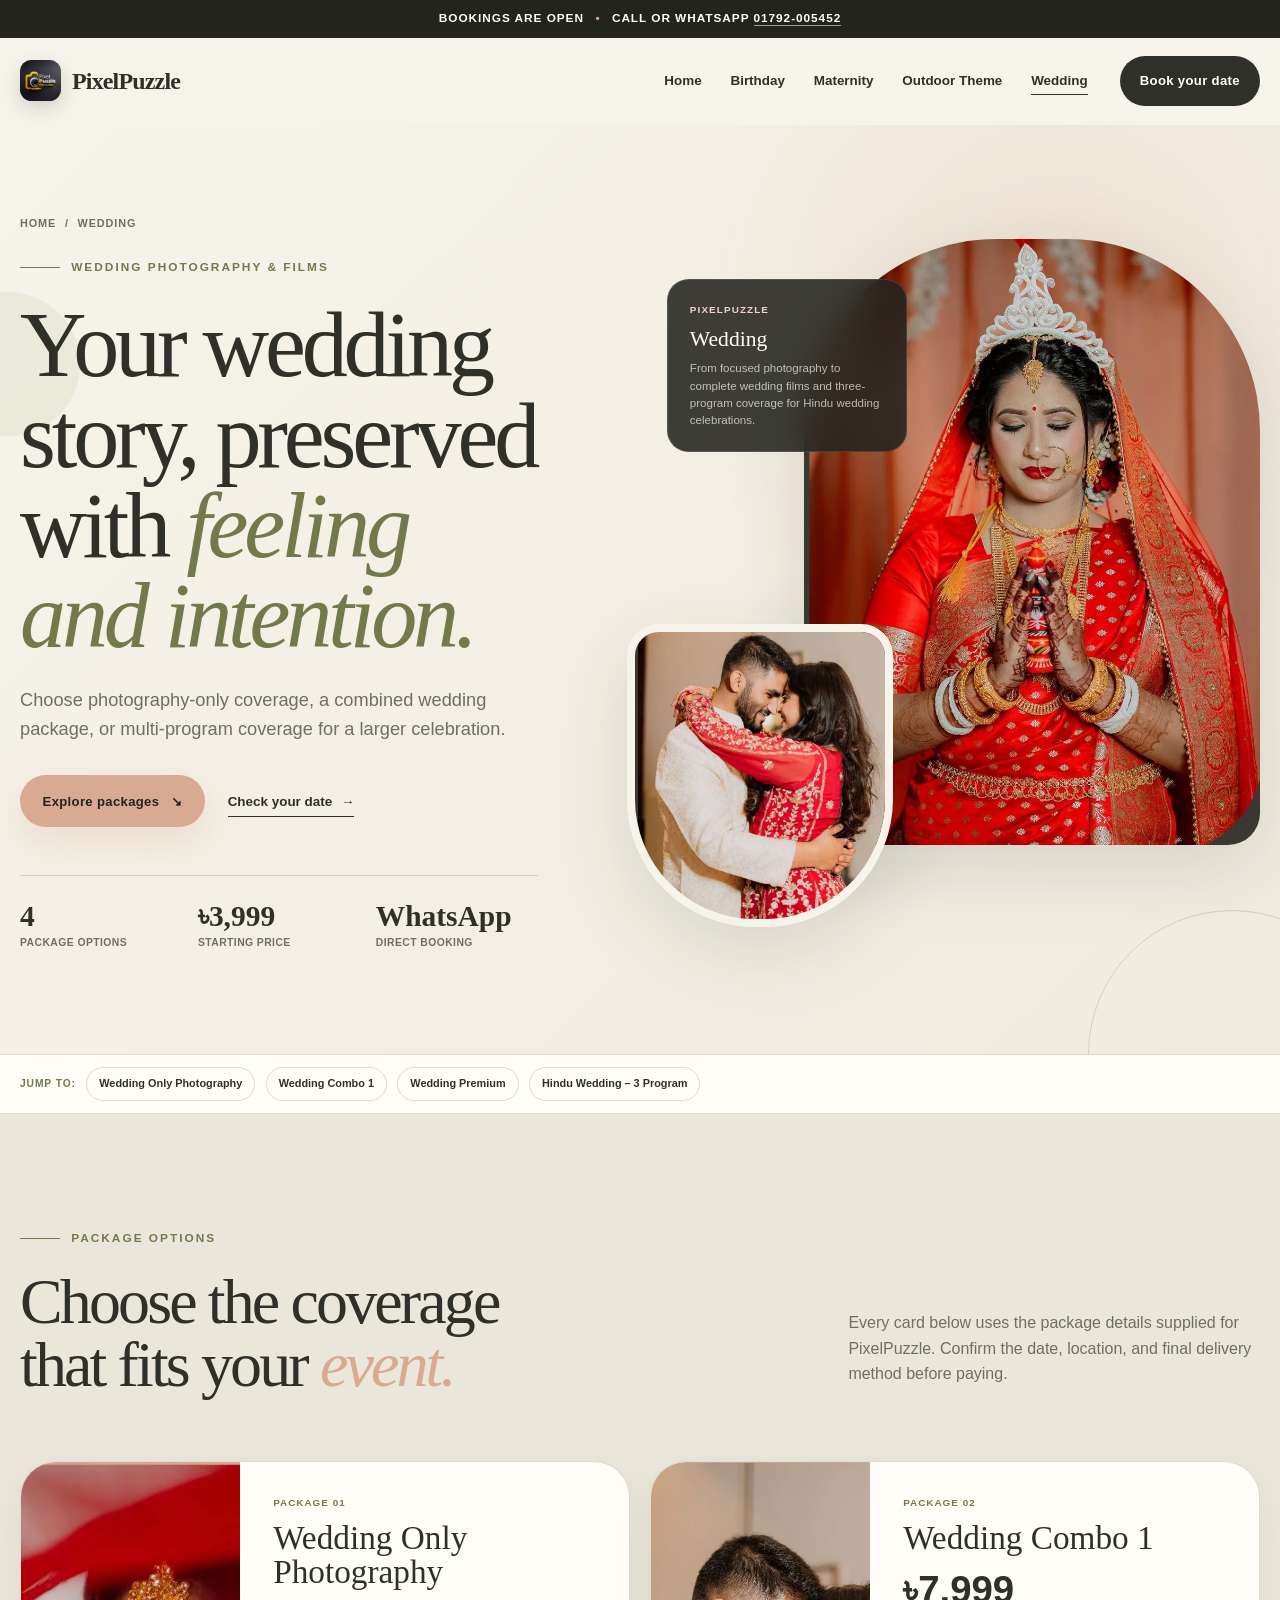
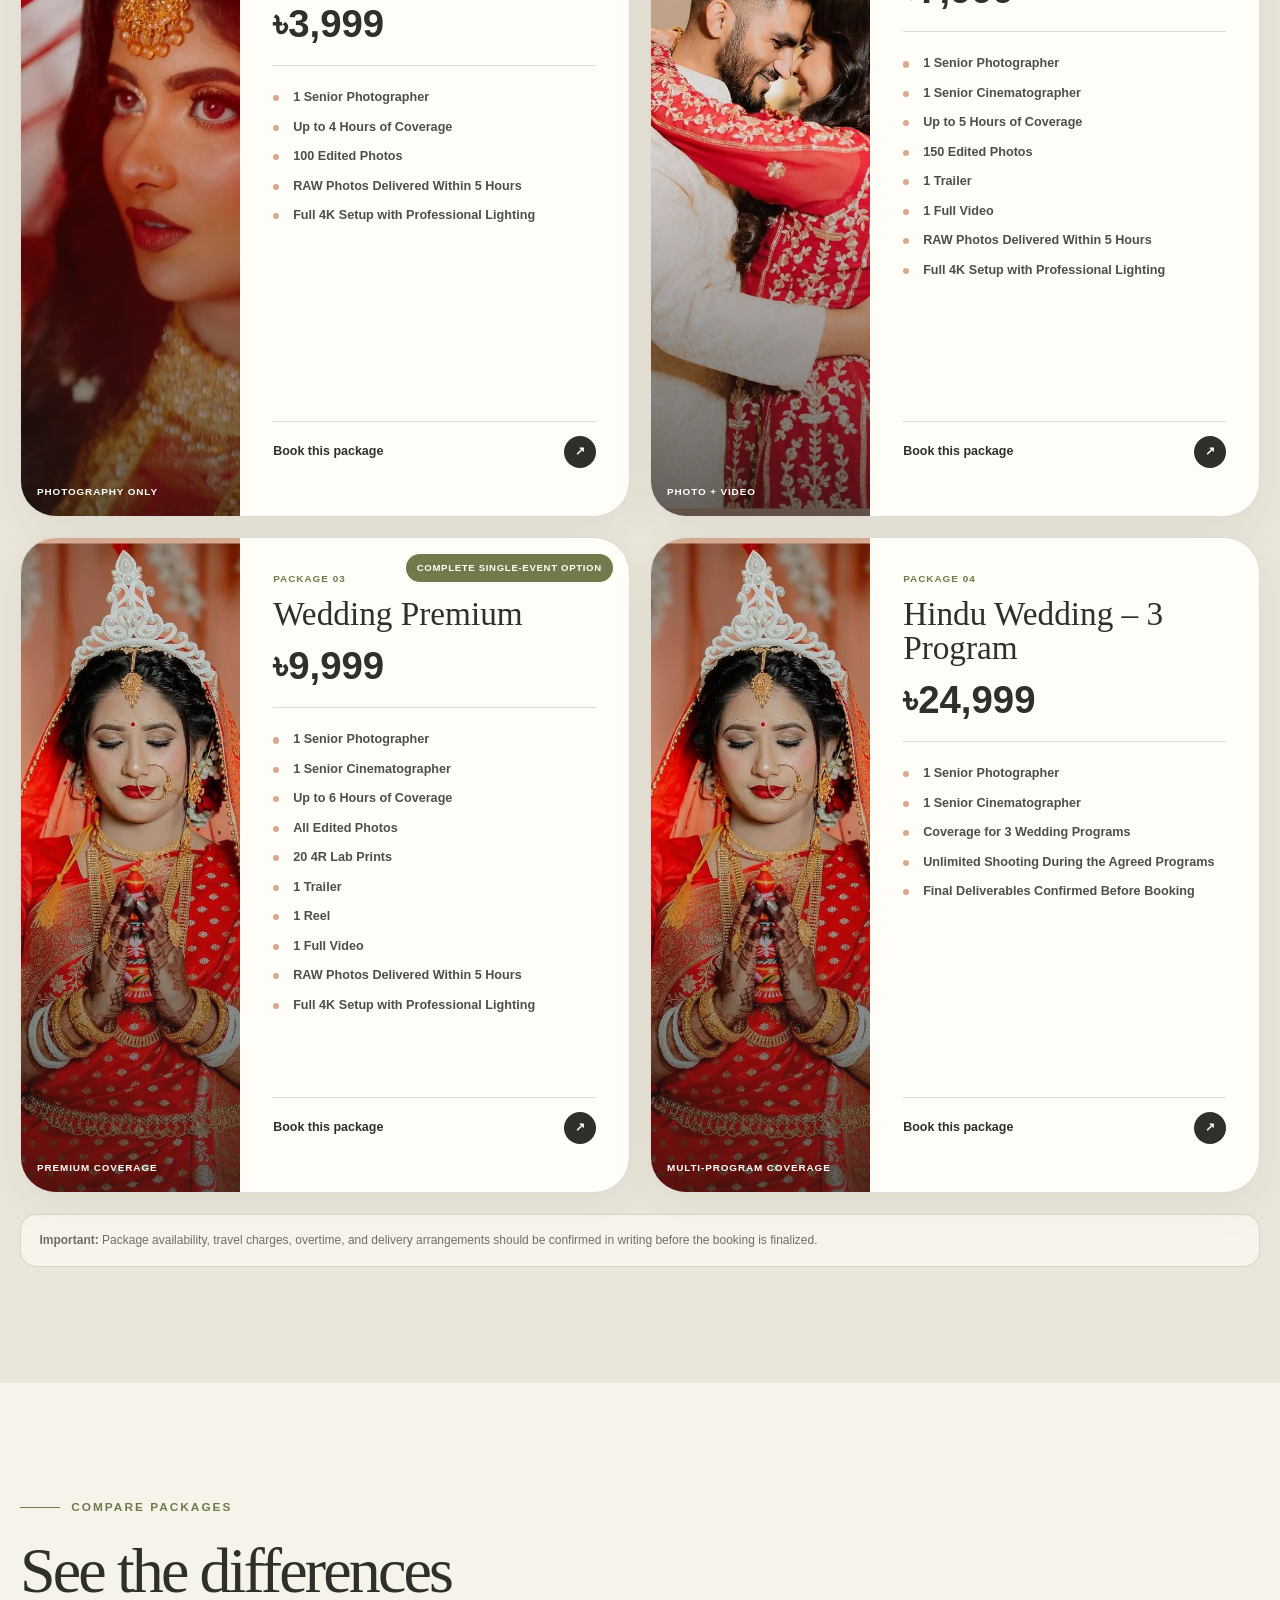
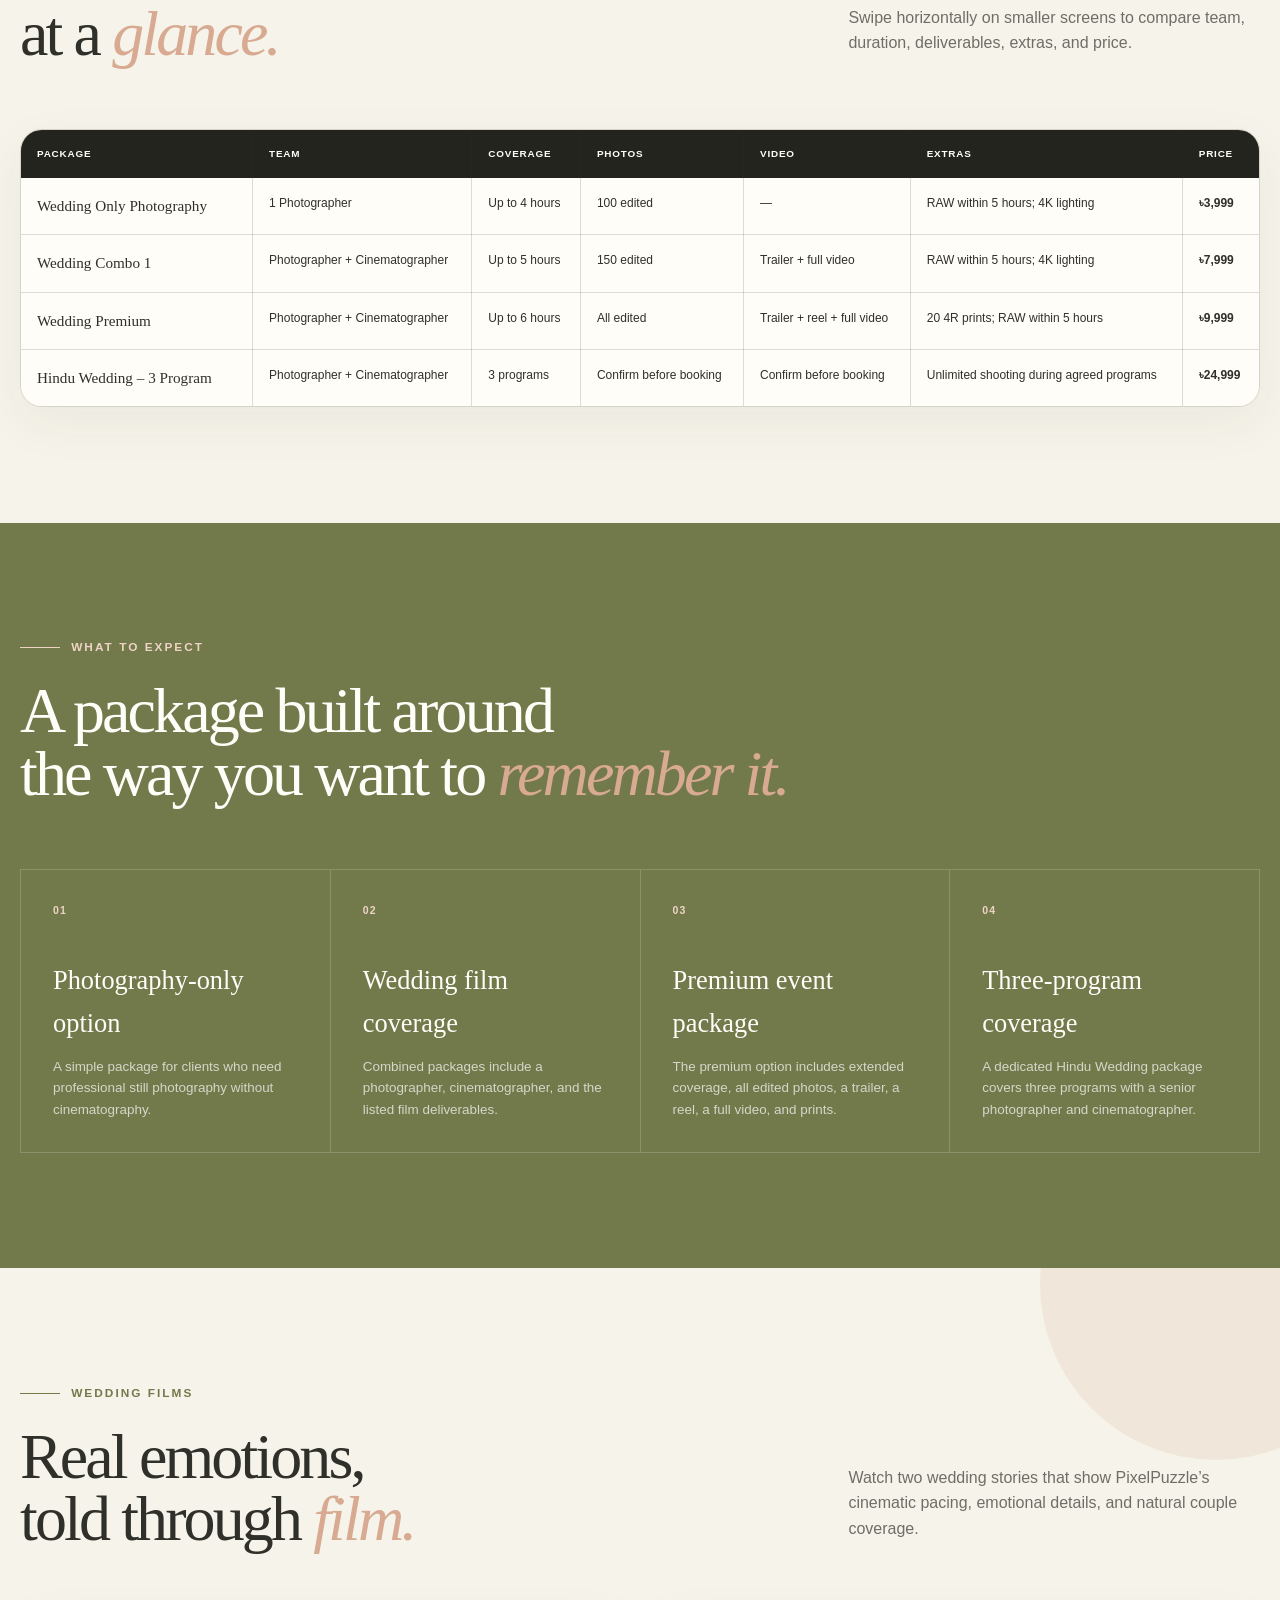
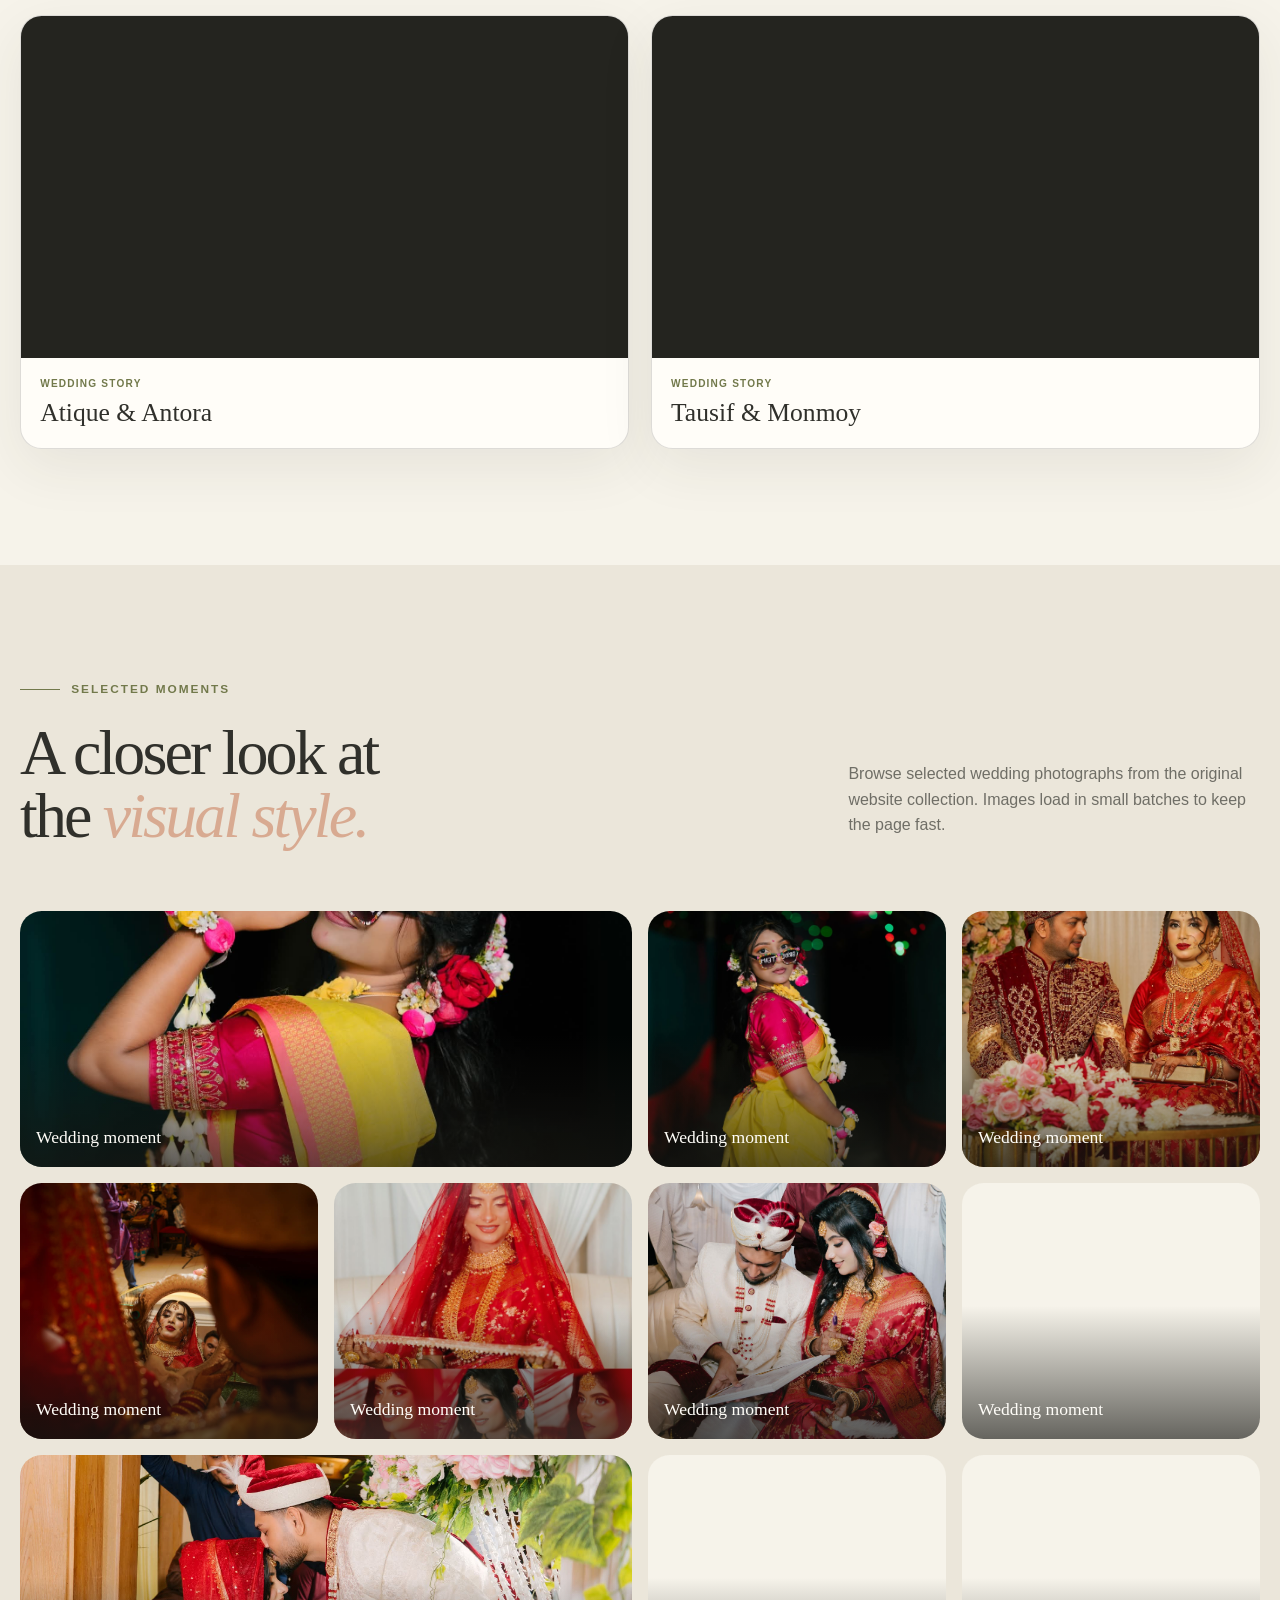
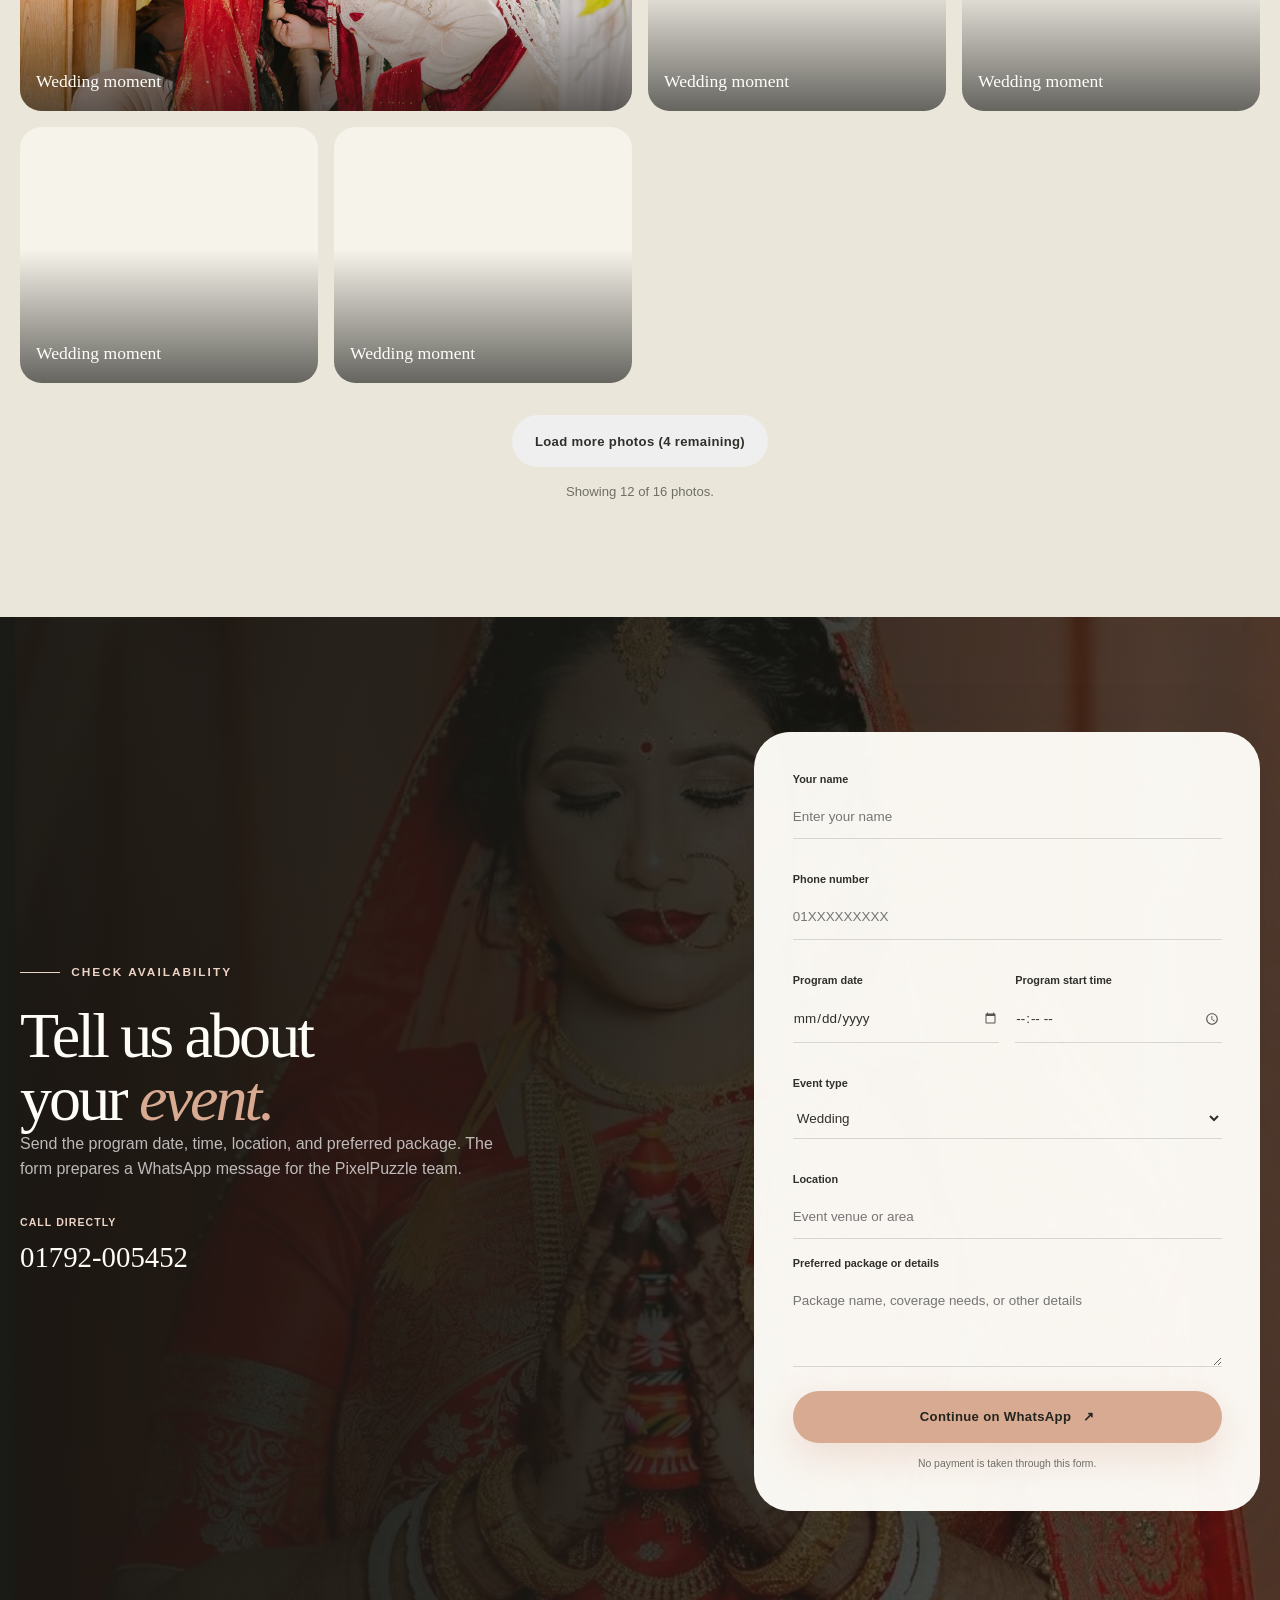
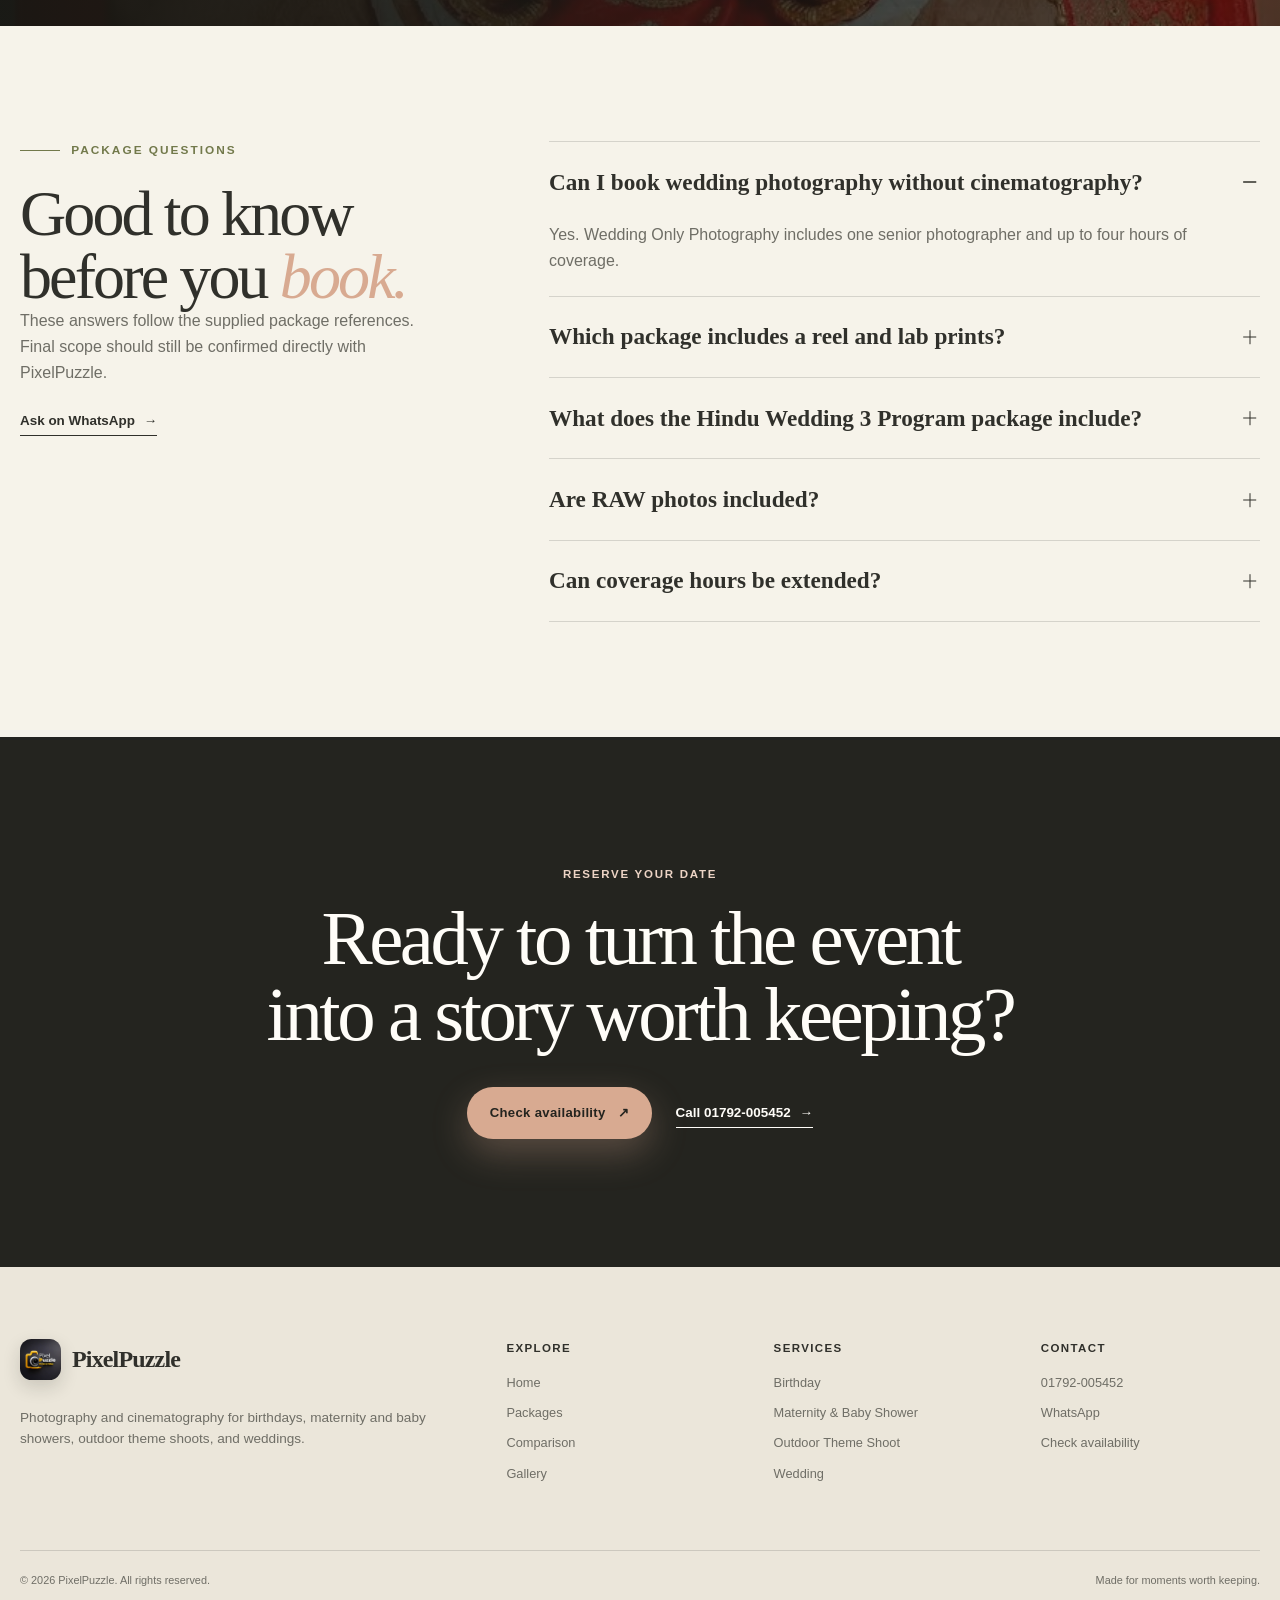
<file: wedding-packages.html>
<!DOCTYPE html>

<html class="no-js" lang="en">
<head>
<meta charset="utf-8"/>
<meta content="width=device-width, initial-scale=1" name="viewport"/>
<meta content="Explore PixelPuzzle wedding photography and cinematography packages from ৳3,999, including photography-only, premium, and three-program Hindu wedding coverage." name="description"/>
<meta content="#30302b" name="theme-color"/>
<meta content="Wedding Photography &amp; Cinematography Packages | PixelPuzzle" property="og:title"/>
<meta content="Explore PixelPuzzle wedding photography and cinematography packages from ৳3,999, including photography-only, premium, and three-program Hindu wedding coverage." property="og:description"/>
<meta content="website" property="og:type"/>
<meta content="assets/images/wedding-03.webp" property="og:image"/>
<title>Wedding Photography &amp; Cinematography Packages | PixelPuzzle</title>
<link href="assets/images/photo_0002_1536x1536.jpg" rel="icon" type="image/jpeg"/>
<link as="image" href="assets/images/wedding-03.webp" rel="preload" type="image/webp"/>
<link href="style.css" rel="stylesheet"/>
<script>document.documentElement.classList.remove('no-js');</script>
<script type="application/ld+json">
{
  "@context": "https://schema.org",
  "@type": "Service",
  "name": "Wedding Photography & Cinematography Packages",
  "provider": {
    "@type": "ProfessionalService",
    "name": "PixelPuzzle",
    "telephone": "+8801792005452"
  },
  "areaServed": "Bangladesh",
  "description": "Explore PixelPuzzle wedding photography and cinematography packages from ৳3,999, including photography-only, premium, and three-program Hindu wedding coverage.",
  "offers": [
    {
      "@type": "Offer",
      "name": "Wedding Only Photography",
      "priceCurrency": "BDT",
      "price": "3999",
      "availability": "https://schema.org/InStock"
    },
    {
      "@type": "Offer",
      "name": "Wedding Combo 1",
      "priceCurrency": "BDT",
      "price": "7999",
      "availability": "https://schema.org/InStock"
    },
    {
      "@type": "Offer",
      "name": "Wedding Premium",
      "priceCurrency": "BDT",
      "price": "9999",
      "availability": "https://schema.org/InStock"
    },
    {
      "@type": "Offer",
      "name": "Hindu Wedding – 3 Program",
      "priceCurrency": "BDT",
      "price": "24999",
      "availability": "https://schema.org/InStock"
    }
  ]
}
  </script>
</head>
<body class="service-page service-page-wedding">
<a class="skip-link" href="#main-content">Skip to main content</a>
<div class="announcement-bar">
<p>Bookings are open <span aria-hidden="true">•</span> Call or WhatsApp <a href="tel:+8801792005452">01792-005452</a></p>
</div>
<header class="site-header" id="siteHeader">
<div class="container nav-shell">
<a aria-label="PixelPuzzle home" class="brand" href="index.html">
<img alt="" aria-hidden="true" class="brand-logo-image" height="48" src="assets/images/photo_0002_1536x1536.jpg" width="48"/>
<span class="brand-name">PixelPuzzle</span>
</a>
<nav aria-label="Primary navigation" class="desktop-nav">
<a href="index.html">Home</a>
<a href="birthday-packages.html">Birthday</a>
<a href="maternity-baby-shower.html">Maternity</a>
<a href="outdoor-theme-shoot.html">Outdoor Theme</a>
<a aria-current="page" href="wedding-packages.html">Wedding</a>
</nav>
<a class="button button-small header-cta" href="#booking">Book your date</a>
<button aria-controls="mobileNav" aria-expanded="false" aria-label="Open navigation menu" class="menu-toggle" id="menuToggle" type="button"><span></span><span></span></button>
</div>
<nav aria-label="Mobile navigation" class="mobile-nav" id="mobileNav">
<a href="index.html">Home</a>
<a href="birthday-packages.html">Birthday</a>
<a href="maternity-baby-shower.html">Maternity</a>
<a href="outdoor-theme-shoot.html">Outdoor Theme</a>
<a aria-current="page" href="wedding-packages.html">Wedding</a>
<a class="mobile-nav-cta" href="#booking">Book your date</a>
</nav>
</header>
<main id="main-content">
<section class="service-page-hero">
<div aria-hidden="true" class="service-hero-shape service-hero-shape-one"></div>
<div aria-hidden="true" class="service-hero-shape service-hero-shape-two"></div>
<div class="container service-page-grid">
<div class="service-hero-copy reveal">
<nav aria-label="Breadcrumb" class="service-breadcrumb"><a href="index.html">Home</a><span>/</span><span>Wedding</span></nav>
<p class="eyebrow"><span></span> Wedding photography &amp; films</p>
<h1>Your wedding story, preserved with <em>feeling and intention.</em></h1>
<p class="service-hero-intro">Choose photography-only coverage, a combined wedding package, or multi-program coverage for a larger celebration.</p>
<div class="hero-actions">
<a class="button button-primary" href="#packages">Explore packages <span aria-hidden="true">↘</span></a>
<a class="text-link" href="#booking">Check your date <span aria-hidden="true">→</span></a>
</div>
<div class="service-quick-facts">
<div><strong>4</strong><span>Package options</span></div>
<div><strong>৳3,999</strong><span>Starting price</span></div>
<div><strong>WhatsApp</strong><span>Direct booking</span></div>
</div>
</div>
<div class="service-hero-visual reveal delay-1">
<figure class="service-hero-photo-main"><img alt="Bride in traditional red wedding attire" fetchpriority="high" src="assets/images/wedding-03.webp"/></figure>
<figure class="service-hero-photo-small"><img alt="Wedding couple sharing a close moment" fetchpriority="high" src="assets/images/wedding-02.webp"/></figure>
<div class="service-hero-card"><span>PixelPuzzle</span><strong>Wedding</strong><p>From focused photography to complete wedding films and three-program coverage for Hindu wedding celebrations.</p></div>
</div>
</div>
</section>
<nav aria-label="Package shortcuts" class="service-package-nav">
<div class="container"><span>Jump to:</span><a href="#package-1">Wedding Only Photography</a><a href="#package-2">Wedding Combo 1</a><a href="#package-3">Wedding Premium</a><a href="#package-4">Hindu Wedding – 3 Program</a></div>
</nav>
<section class="section service-packages-section" id="packages">
<div class="container">
<div class="section-heading reveal">
<div><p class="eyebrow"><span></span> Package options</p><h2>Choose the coverage<br/>that fits your <em>event.</em></h2></div>
<p>Every card below uses the package details supplied for PixelPuzzle. Confirm the date, location, and final delivery method before paying.</p>
</div>
<div class="service-package-grid">
<article class="service-package-card reveal" id="package-1">
<div class="service-package-image">
<img alt="Wedding photography-only package" loading="lazy" src="assets/images/wedding-01.webp"/>
<span>Photography only</span>
</div>
<div class="service-package-content">
<div class="service-package-heading">
<p>Package 01</p>
<h3>Wedding Only Photography</h3>
<strong>৳3,999</strong>
</div>
<ul><li>1 Senior Photographer</li><li>Up to 4 Hours of Coverage</li><li>100 Edited Photos</li><li>RAW Photos Delivered Within 5 Hours</li><li>Full 4K Setup with Professional Lighting</li></ul>
<button class="package-button" data-package="Wedding Only Photography — ৳3,999" type="button">Book this package <span aria-hidden="true">↗</span></button>
</div>
</article>
<article class="service-package-card reveal delay-1" id="package-2">
<div class="service-package-image">
<img alt="Wedding photography and cinematography package" loading="lazy" src="assets/images/wedding-02.webp"/>
<span>Photo + video</span>
</div>
<div class="service-package-content">
<div class="service-package-heading">
<p>Package 02</p>
<h3>Wedding Combo 1</h3>
<strong>৳7,999</strong>
</div>
<ul><li>1 Senior Photographer</li><li>1 Senior Cinematographer</li><li>Up to 5 Hours of Coverage</li><li>150 Edited Photos</li><li>1 Trailer</li><li>1 Full Video</li><li>RAW Photos Delivered Within 5 Hours</li><li>Full 4K Setup with Professional Lighting</li></ul>
<button class="package-button" data-package="Wedding Combo 1 — ৳7,999" type="button">Book this package <span aria-hidden="true">↗</span></button>
</div>
</article>
<article class="service-package-card reveal" id="package-3">
<span class="service-package-badge">Complete single-event option</span>
<div class="service-package-image">
<img alt="Premium wedding photography and cinematography package" loading="lazy" src="assets/images/wedding-03.webp"/>
<span>Premium coverage</span>
</div>
<div class="service-package-content">
<div class="service-package-heading">
<p>Package 03</p>
<h3>Wedding Premium</h3>
<strong>৳9,999</strong>
</div>
<ul><li>1 Senior Photographer</li><li>1 Senior Cinematographer</li><li>Up to 6 Hours of Coverage</li><li>All Edited Photos</li><li>20 4R Lab Prints</li><li>1 Trailer</li><li>1 Reel</li><li>1 Full Video</li><li>RAW Photos Delivered Within 5 Hours</li><li>Full 4K Setup with Professional Lighting</li></ul>
<button class="package-button" data-package="Wedding Premium — ৳9,999" type="button">Book this package <span aria-hidden="true">↗</span></button>
</div>
</article>
<article class="service-package-card reveal delay-1" id="package-4">
<div class="service-package-image">
<img alt="Hindu wedding three-program coverage package" loading="lazy" src="assets/images/wedding-03.webp"/>
<span>Multi-program coverage</span>
</div>
<div class="service-package-content">
<div class="service-package-heading">
<p>Package 04</p>
<h3>Hindu Wedding – 3 Program</h3>
<strong>৳24,999</strong>
</div>
<ul><li>1 Senior Photographer</li><li>1 Senior Cinematographer</li><li>Coverage for 3 Wedding Programs</li><li>Unlimited Shooting During the Agreed Programs</li><li>Final Deliverables Confirmed Before Booking</li></ul>
<button class="package-button" data-package="Hindu Wedding – 3 Program — ৳24,999" type="button">Book this package <span aria-hidden="true">↗</span></button>
</div>
</article>
</div>
<p class="package-disclaimer reveal"><strong>Important:</strong> Package availability, travel charges, overtime, and delivery arrangements should be confirmed in writing before the booking is finalized.</p>
</div>
</section>
<section class="section comparison-section" id="compare">
<div class="container">
<div class="section-heading reveal">
<div><p class="eyebrow"><span></span> Compare packages</p><h2>See the differences<br/>at a <em>glance.</em></h2></div>
<p>Swipe horizontally on smaller screens to compare team, duration, deliverables, extras, and price.</p>
</div>
<div aria-label="Scrollable package comparison table" class="comparison-wrap reveal" tabindex="0">
<table class="comparison-table">
<thead><tr><th>Package</th><th>Team</th><th>Coverage</th><th>Photos</th><th>Video</th><th>Extras</th><th>Price</th></tr></thead>
<tbody><tr>
<th scope="row">Wedding Only Photography</th>
<td>1 Photographer</td>
<td>Up to 4 hours</td>
<td>100 edited</td>
<td>—</td>
<td>RAW within 5 hours; 4K lighting</td>
<td><strong>৳3,999</strong></td>
</tr>
<tr>
<th scope="row">Wedding Combo 1</th>
<td>Photographer + Cinematographer</td>
<td>Up to 5 hours</td>
<td>150 edited</td>
<td>Trailer + full video</td>
<td>RAW within 5 hours; 4K lighting</td>
<td><strong>৳7,999</strong></td>
</tr>
<tr>
<th scope="row">Wedding Premium</th>
<td>Photographer + Cinematographer</td>
<td>Up to 6 hours</td>
<td>All edited</td>
<td>Trailer + reel + full video</td>
<td>20 4R prints; RAW within 5 hours</td>
<td><strong>৳9,999</strong></td>
</tr>
<tr>
<th scope="row">Hindu Wedding – 3 Program</th>
<td>Photographer + Cinematographer</td>
<td>3 programs</td>
<td>Confirm before booking</td>
<td>Confirm before booking</td>
<td>Unlimited shooting during agreed programs</td>
<td><strong>৳24,999</strong></td>
</tr></tbody>
</table>
</div>
</div>
</section>
<section class="section benefits-section service-benefits">
<div class="container">
<div class="benefits-heading reveal"><p class="eyebrow eyebrow-light"><span></span> What to expect</p><h2>A package built around<br/>the way you want to <em>remember it.</em></h2></div>
<div class="benefit-grid"><article class="benefit-card reveal"><span>01</span><h3>Photography-only option</h3><p>A simple package for clients who need professional still photography without cinematography.</p></article><article class="benefit-card reveal delay-1"><span>02</span><h3>Wedding film coverage</h3><p>Combined packages include a photographer, cinematographer, and the listed film deliverables.</p></article><article class="benefit-card reveal delay-2"><span>03</span><h3>Premium event package</h3><p>The premium option includes extended coverage, all edited photos, a trailer, a reel, a full video, and prints.</p></article><article class="benefit-card reveal"><span>04</span><h3>Three-program coverage</h3><p>A dedicated Hindu Wedding package covers three programs with a senior photographer and cinematographer.</p></article></div>
</div>
</section>
<section class="section film-section service-film-section" id="films">
<div class="container">
<div class="section-heading reveal">
<div><p class="eyebrow"><span></span> Wedding films</p><h2>Real emotions,<br/>told through <em>film.</em></h2></div>
<p>Watch two wedding stories that show PixelPuzzle’s cinematic pacing, emotional details, and natural couple coverage.</p>
</div>
<div class="film-grid">
<article class="film-card reveal"><div class="film-frame"><iframe allow="accelerometer; autoplay; clipboard-write; encrypted-media; gyroscope; picture-in-picture; web-share" allowfullscreen loading="lazy" referrerpolicy="strict-origin-when-cross-origin" src="https://www.youtube-nocookie.com/embed/8ZOzykCTCTM?rel=0" title="Atique and Antora wedding film by PixelPuzzle"></iframe></div><div class="film-card-copy"><span>Wedding Story</span><h3>Atique &amp; Antora</h3></div></article>
<article class="film-card reveal delay-1"><div class="film-frame"><iframe allow="accelerometer; autoplay; clipboard-write; encrypted-media; gyroscope; picture-in-picture; web-share" allowfullscreen loading="lazy" referrerpolicy="strict-origin-when-cross-origin" src="https://www.youtube-nocookie.com/embed/2J8B-diMHns?rel=0" title="Tausif and Monmoy wedding film by PixelPuzzle"></iframe></div><div class="film-card-copy"><span>Wedding Story</span><h3>Tausif &amp; Monmoy</h3></div></article>
</div>
</div>
</section>
<section class="section service-gallery-section" id="gallery">
<div class="container">
<div class="section-heading reveal">
<div><p class="eyebrow"><span></span> Selected moments</p><h2>A closer look at<br/>the <em>visual style.</em></h2></div>
<p>Browse selected wedding photographs from the original website collection. Images load in small batches to keep the page fast.</p>
</div>
<div aria-live="polite" class="service-gallery-grid" data-gallery-set="wedding" data-gallery-step="12"><noscript><p>Please enable JavaScript to view the full photography gallery.</p></noscript></div><button class="button button-outline-dark gallery-load-more" data-gallery-load="wedding" type="button">Load more photos</button><p class="gallery-count" data-gallery-count="wedding">Showing selected images from selected wedding photographs from the original website collection.</p>
</div>
</section>
<section class="booking-section" id="booking">
<div aria-hidden="true" class="booking-image"><img alt="" loading="lazy" src="assets/images/wedding-03.webp"/></div>
<div aria-hidden="true" class="booking-shade"></div>
<div class="container booking-layout">
<div class="booking-copy reveal">
<p class="eyebrow eyebrow-light"><span></span> Check availability</p>
<h2>Tell us about<br/>your <em>event.</em></h2>
<p>Send the program date, time, location, and preferred package. The form prepares a WhatsApp message for the PixelPuzzle team.</p>
<a class="booking-phone" href="tel:+8801792005452"><span>Call directly</span><strong>01792-005452</strong></a>
</div>
<form class="booking-form reveal delay-1" id="bookingForm" novalidate="">
<div class="form-row"><label for="fullName">Your name</label><input autocomplete="name" id="fullName" name="fullName" placeholder="Enter your name" required="" type="text"/><small class="field-error" data-error-for="fullName"></small></div>
<div class="form-row"><label for="phone">Phone number</label><input autocomplete="tel" id="phone" inputmode="tel" name="phone" placeholder="01XXXXXXXXX" required="" type="tel"/><small class="field-error" data-error-for="phone"></small></div>
<div class="form-grid-two program-schedule-grid">
<div class="form-row"><label for="eventDate">Program date</label><input id="eventDate" name="eventDate" required="" type="date"/><small class="field-error" data-error-for="eventDate"></small></div>
<div class="form-row"><label for="eventTime">Program start time</label><input id="eventTime" name="eventTime" required="" step="900" type="time"/><small class="field-error" data-error-for="eventTime"></small></div>
</div>
<div class="form-row"><label for="eventType">Event type</label><select id="eventType" name="eventType" required=""><option value="">Choose an event</option><option>Birthday</option><option>Maternity &amp; Baby Shower</option><option>Outdoor Theme Shoot</option><option selected="">Wedding</option></select><small class="field-error" data-error-for="eventType"></small></div>
<div class="form-row"><label for="eventLocation">Location</label><input autocomplete="street-address" id="eventLocation" name="eventLocation" placeholder="Event venue or area" type="text"/></div>
<div class="form-row"><label for="message">Preferred package or details</label><textarea id="message" name="message" placeholder="Package name, coverage needs, or other details" rows="3"></textarea></div>
<button class="button button-primary button-full" type="submit">Continue on WhatsApp <span aria-hidden="true">↗</span></button>
<p class="form-note">No payment is taken through this form.</p>
</form>
</div>
</section>
<section class="section faq-section" id="faq">
<div class="container faq-layout">
<div class="faq-heading reveal">
<p class="eyebrow"><span></span> Package questions</p>
<h2>Good to know<br/>before you <em>book.</em></h2>
<p>These answers follow the supplied package references. Final scope should still be confirmed directly with PixelPuzzle.</p>
<a class="text-link dark-link" href="https://wa.me/8801792005452?text=Hello%20PixelPuzzle%2C%20I%20have%20a%20question%20about%20your%20Wedding%20packages." rel="noopener" target="_blank">Ask on WhatsApp <span aria-hidden="true">→</span></a>
</div>
<div class="faq-list reveal delay-1"><article class="faq-item">
<h3><button aria-expanded="true" type="button"><span>Can I book wedding photography without cinematography?</span><i aria-hidden="true"></i></button></h3>
<div class="faq-answer"><p>Yes. Wedding Only Photography includes one senior photographer and up to four hours of coverage.</p></div>
</article>
<article class="faq-item">
<h3><button aria-expanded="false" type="button"><span>Which package includes a reel and lab prints?</span><i aria-hidden="true"></i></button></h3>
<div class="faq-answer" hidden=""><p>Wedding Premium includes one reel, one trailer, one full video, all edited photos, and 20 4R lab prints.</p></div>
</article>
<article class="faq-item">
<h3><button aria-expanded="false" type="button"><span>What does the Hindu Wedding 3 Program package include?</span><i aria-hidden="true"></i></button></h3>
<div class="faq-answer" hidden=""><p>The supplied package reference confirms one senior photographer, one senior cinematographer, three-program coverage, and unlimited shooting during the agreed programs. Final photo and video deliverables should be confirmed before booking.</p></div>
</article>
<article class="faq-item">
<h3><button aria-expanded="false" type="button"><span>Are RAW photos included?</span><i aria-hidden="true"></i></button></h3>
<div class="faq-answer" hidden=""><p>RAW delivery within five hours is listed in the first three wedding packages. It is not specified for the three-program package.</p></div>
</article>
<article class="faq-item">
<h3><button aria-expanded="false" type="button"><span>Can coverage hours be extended?</span><i aria-hidden="true"></i></button></h3>
<div class="faq-answer" hidden=""><p>Ask the team about additional hours when checking availability. Any overtime fee should be agreed before the event.</p></div>
</article></div>
</div>
</section>
<section class="final-cta">
<div class="container final-cta-inner reveal">
<p>Reserve your date</p>
<h2>Ready to turn the event<br/>into a story worth keeping?</h2>
<div><a class="button button-primary" href="#booking">Check availability <span aria-hidden="true">↗</span></a><a class="text-link light-link" href="tel:+8801792005452">Call 01792-005452 <span aria-hidden="true">→</span></a></div>
</div>
</section>
</main>
<footer class="site-footer">
<div class="container footer-grid">
<div class="footer-brand"><a aria-label="PixelPuzzle home" class="brand brand-footer" href="index.html"><img alt="" aria-hidden="true" class="brand-logo-image" height="48" src="assets/images/photo_0002_1536x1536.jpg" width="48"/><span class="brand-name">PixelPuzzle</span></a><p>Photography and cinematography for birthdays, maternity and baby showers, outdoor theme shoots, and weddings.</p></div>
<div><h3>Explore</h3><a href="index.html">Home</a><a href="#packages">Packages</a><a href="#compare">Comparison</a><a href="#gallery">Gallery</a></div>
<div><h3>Services</h3><a href="birthday-packages.html">Birthday</a><a href="maternity-baby-shower.html">Maternity &amp; Baby Shower</a><a href="outdoor-theme-shoot.html">Outdoor Theme Shoot</a><a href="wedding-packages.html">Wedding</a></div>
<div><h3>Contact</h3><a href="tel:+8801792005452">01792-005452</a><a href="https://wa.me/8801792005452" rel="noopener" target="_blank">WhatsApp</a><a href="#booking">Check availability</a></div>
</div>
<div class="container footer-bottom"><p>© <span id="currentYear"></span> PixelPuzzle. All rights reserved.</p><p>Made for moments worth keeping.</p></div>
</footer>
<div aria-label="Quick contact" class="mobile-sticky-actions"><a href="tel:+8801792005452">Call now</a><a href="https://wa.me/8801792005452?text=Hello%20PixelPuzzle%2C%20I%20want%20to%20check%20availability." rel="noopener" target="_blank">WhatsApp</a></div>
<script src="script.js"></script>
</body>
</html>
</file>
<file: style.css>
:root {
  --ink: #30302b;
  --ink-deep: #24241f;
  --paper: #f6f3ea;
  --paper-soft: #ebe6da;
  --white: #fffdf8;
  --peach: #d8aa91;
  --peach-light: #edd4c5;
  --olive: #929963;
  --olive-dark: #72794b;
  --muted: #6f6e66;
  --line: rgba(48, 48, 43, 0.16);
  --shadow: 0 24px 80px rgba(37, 36, 31, 0.13);
  --radius-lg: 2.25rem;
  --radius-md: 1.35rem;
  --container: 1240px;
  --serif: Georgia, "Times New Roman", serif;
  --sans: Inter, ui-sans-serif, -apple-system, BlinkMacSystemFont, "Segoe UI", sans-serif;
}

* {
  box-sizing: border-box;
}

html {
  scroll-behavior: smooth;
  scroll-padding-top: 7rem;
}

body {
  margin: 0;
  color: var(--ink);
  background: var(--paper);
  font-family: var(--sans);
  line-height: 1.6;
  overflow-x: hidden;
}

body.menu-open {
  overflow: hidden;
}

img {
  display: block;
  width: 100%;
  height: auto;
}

button,
input,
select,
textarea {
  font: inherit;
}

button,
a {
  -webkit-tap-highlight-color: transparent;
}

a {
  color: inherit;
  text-decoration: none;
}

button {
  color: inherit;
}

h1,
h2,
h3,
p {
  margin-top: 0;
}

h1,
h2 {
  font-family: var(--serif);
  font-weight: 400;
  letter-spacing: -0.045em;
  line-height: 0.98;
}

h1 em,
h2 em {
  color: var(--peach);
  font-weight: 400;
}

.container {
  width: min(calc(100% - 2.5rem), var(--container));
  margin-inline: auto;
}

.section {
  padding: clamp(5.5rem, 9vw, 9rem) 0;
}

.skip-link {
  position: fixed;
  top: 1rem;
  left: 1rem;
  z-index: 1000;
  transform: translateY(-150%);
  padding: 0.75rem 1rem;
  color: var(--white);
  background: var(--ink);
  border-radius: 0.5rem;
}

.skip-link:focus {
  transform: translateY(0);
}

.announcement-bar {
  min-height: 2.35rem;
  display: grid;
  place-items: center;
  padding: 0.45rem 1rem;
  color: var(--white);
  background: var(--ink-deep);
  font-size: 0.74rem;
  font-weight: 700;
  letter-spacing: 0.08em;
  text-align: center;
  text-transform: uppercase;
}

.announcement-bar p {
  margin: 0;
}

.announcement-bar span {
  margin: 0 0.45rem;
  color: var(--peach);
}

.announcement-bar a {
  border-bottom: 1px solid rgba(255, 255, 255, 0.55);
}

.site-header {
  position: sticky;
  top: 0;
  z-index: 100;
  background: rgba(246, 243, 234, 0.88);
  border-bottom: 1px solid transparent;
  backdrop-filter: blur(16px);
  transition: background 0.25s ease, border-color 0.25s ease, box-shadow 0.25s ease;
}

.site-header.scrolled {
  background: rgba(255, 253, 248, 0.96);
  border-color: var(--line);
  box-shadow: 0 12px 40px rgba(35, 34, 29, 0.06);
}

.nav-shell {
  min-height: 5.4rem;
  display: flex;
  align-items: center;
  gap: 2rem;
}

.brand {
  display: inline-flex;
  align-items: center;
  gap: 0.7rem;
  flex: 0 0 auto;
}

.brand-mark {
  width: 1.55rem;
  height: 1.55rem;
  display: grid;
  grid-template-columns: repeat(2, 1fr);
  gap: 0.18rem;
  transform: rotate(7deg);
}

.brand-mark i {
  display: block;
  border-radius: 0.2rem;
  background: var(--olive);
}

.brand-mark i:nth-child(2),
.brand-mark i:nth-child(3) {
  background: var(--peach);
}

.brand-name {
  font-family: var(--serif);
  font-size: 1.5rem;
  font-weight: 700;
  letter-spacing: -0.035em;
}

.desktop-nav {
  display: flex;
  align-items: center;
  gap: 1.8rem;
  margin-left: auto;
}

.desktop-nav a {
  position: relative;
  padding: 0.5rem 0;
  font-size: 0.84rem;
  font-weight: 700;
}

.desktop-nav a::after {
  content: "";
  position: absolute;
  right: 0;
  bottom: 0.3rem;
  left: 0;
  height: 1px;
  background: var(--ink);
  transform: scaleX(0);
  transform-origin: right;
  transition: transform 0.25s ease;
}

.desktop-nav a:hover::after,
.desktop-nav a:focus-visible::after {
  transform: scaleX(1);
  transform-origin: left;
}

.button {
  min-height: 3.25rem;
  display: inline-flex;
  align-items: center;
  justify-content: center;
  gap: 0.75rem;
  padding: 0.85rem 1.35rem;
  border: 1px solid transparent;
  border-radius: 999px;
  font-size: 0.82rem;
  font-weight: 800;
  letter-spacing: 0.025em;
  cursor: pointer;
  transition: transform 0.25s ease, box-shadow 0.25s ease, background 0.25s ease;
}

.button:hover,
.button:focus-visible {
  transform: translateY(-2px);
}

.button-small {
  min-height: 2.85rem;
  padding-inline: 1.2rem;
  color: var(--white);
  background: var(--ink);
}

.button-primary {
  color: var(--ink-deep);
  background: var(--peach);
  box-shadow: 0 14px 36px rgba(216, 170, 145, 0.3);
}

.button-primary:hover,
.button-primary:focus-visible {
  background: #e2b79f;
  box-shadow: 0 18px 42px rgba(216, 170, 145, 0.38);
}

.button-full {
  width: 100%;
  border: 0;
}

.menu-toggle {
  width: 2.8rem;
  height: 2.8rem;
  display: none;
  place-items: center;
  margin-left: auto;
  padding: 0;
  border: 1px solid var(--line);
  border-radius: 50%;
  background: transparent;
  cursor: pointer;
}

.menu-toggle span {
  position: absolute;
  width: 1rem;
  height: 1.5px;
  background: var(--ink);
  transition: transform 0.25s ease;
}

.menu-toggle span:first-child {
  transform: translateY(-0.22rem);
}

.menu-toggle span:last-child {
  transform: translateY(0.22rem);
}

.menu-toggle[aria-expanded="true"] span:first-child {
  transform: rotate(45deg);
}

.menu-toggle[aria-expanded="true"] span:last-child {
  transform: rotate(-45deg);
}

.mobile-nav {
  display: none;
}

.hero {
  position: relative;
  min-height: min(50rem, calc(100vh - 7.75rem));
  display: flex;
  align-items: center;
  overflow: hidden;
  padding: clamp(4rem, 7vw, 7rem) 0 5.5rem;
  background: linear-gradient(120deg, var(--paper) 0%, #f3ede2 55%, #ebe2d6 100%);
}

.hero::before {
  content: "";
  position: absolute;
  inset: auto 0 0;
  height: 1px;
  background: var(--line);
}

.hero-orb {
  position: absolute;
  border-radius: 50%;
  filter: blur(1px);
  opacity: 0.7;
  pointer-events: none;
}

.hero-orb-one {
  width: 24rem;
  height: 24rem;
  top: -10rem;
  right: 10%;
  background: rgba(216, 170, 145, 0.22);
}

.hero-orb-two {
  width: 18rem;
  height: 18rem;
  bottom: -8rem;
  left: -7rem;
  background: rgba(146, 153, 99, 0.17);
}

.hero-grid {
  display: grid;
  grid-template-columns: minmax(0, 0.92fr) minmax(33rem, 1.08fr);
  align-items: center;
  gap: clamp(3rem, 7vw, 7rem);
}

.hero-copy {
  position: relative;
  z-index: 2;
  max-width: 39rem;
}

.eyebrow {
  display: flex;
  align-items: center;
  gap: 0.7rem;
  margin-bottom: 1.45rem;
  color: var(--olive-dark);
  font-size: 0.74rem;
  font-weight: 800;
  letter-spacing: 0.17em;
  text-transform: uppercase;
}

.eyebrow span {
  width: 2.5rem;
  height: 1px;
  background: currentColor;
}

.eyebrow-light {
  color: var(--peach-light);
}

.hero h1 {
  max-width: 39rem;
  margin-bottom: 1.65rem;
  font-size: clamp(3.8rem, 6.5vw, 7rem);
}

.hero-text {
  max-width: 35rem;
  margin-bottom: 2rem;
  color: var(--muted);
  font-size: clamp(1rem, 1.4vw, 1.13rem);
}

.hero-actions {
  display: flex;
  align-items: center;
  gap: 1.4rem;
  flex-wrap: wrap;
}

.text-link {
  position: relative;
  display: inline-flex;
  align-items: center;
  gap: 0.55rem;
  padding: 0.55rem 0;
  font-size: 0.84rem;
  font-weight: 800;
}

.text-link::after {
  content: "";
  position: absolute;
  right: 0;
  bottom: 0.25rem;
  left: 0;
  height: 1px;
  background: currentColor;
  transition: transform 0.25s ease;
  transform-origin: left;
}

.text-link:hover::after,
.text-link:focus-visible::after {
  transform: scaleX(0.55);
}

.light-link {
  color: var(--white);
}

.dark-link {
  color: var(--ink);
}

.hero-trust {
  display: flex;
  gap: 1.7rem;
  margin-top: 2.4rem;
  padding-top: 1.6rem;
  border-top: 1px solid var(--line);
}

.hero-trust div {
  min-width: 6.5rem;
}

.hero-trust strong,
.hero-trust span {
  display: block;
}

.hero-trust strong {
  margin-bottom: 0.15rem;
  font-family: var(--serif);
  font-size: 1.55rem;
  line-height: 1;
}

.hero-trust span {
  color: var(--muted);
  font-size: 0.68rem;
  font-weight: 700;
}

.hero-note {
  display: block;
  margin-top: 0.65rem;
  color: var(--muted);
  font-size: 0.68rem;
}

.hero-gallery {
  position: relative;
  min-height: 39rem;
}

.hero-photo {
  position: absolute;
  overflow: hidden;
  margin: 0;
  border: 7px solid rgba(255, 253, 248, 0.78);
  border-radius: 999px 999px 2rem 2rem;
  background: var(--paper-soft);
  box-shadow: var(--shadow);
}

.hero-photo img {
  width: 100%;
  height: 100%;
  object-fit: cover;
  transition: transform 0.8s cubic-bezier(0.2, 0.8, 0.2, 1);
}

.hero-photo:hover img {
  transform: scale(1.035);
}

.hero-photo figcaption {
  position: absolute;
  right: 1rem;
  bottom: 1rem;
  padding: 0.45rem 0.8rem;
  color: var(--white);
  background: rgba(36, 36, 31, 0.72);
  border: 1px solid rgba(255, 255, 255, 0.2);
  border-radius: 999px;
  backdrop-filter: blur(10px);
  font-size: 0.65rem;
  font-weight: 800;
  letter-spacing: 0.08em;
  text-transform: uppercase;
}

.hero-photo-main {
  z-index: 3;
  width: 45%;
  height: 75%;
  top: 11%;
  left: 26%;
}

.hero-photo-top {
  z-index: 2;
  width: 32%;
  height: 39%;
  top: 0;
  right: 0;
  border-radius: 8rem 8rem 1.6rem 1.6rem;
}

.hero-photo-bottom {
  z-index: 4;
  width: 30%;
  height: 42%;
  right: 1%;
  bottom: 0;
  border-radius: 1.6rem 1.6rem 7rem 7rem;
}

.hero-photo-wide {
  z-index: 1;
  width: 42%;
  height: 30%;
  left: 0;
  bottom: 4%;
  border-radius: 1.6rem 6rem 1.6rem 6rem;
}

.hero-photo-wide img {
  object-position: center;
}

.hero-stamp {
  position: absolute;
  z-index: 5;
  top: 4.5rem;
  left: 0;
  width: 8.5rem;
  height: 8.5rem;
  display: grid;
  place-items: center;
  padding: 1rem;
  border-radius: 50%;
  color: var(--white);
  background: var(--olive);
  box-shadow: 0 18px 48px rgba(114, 121, 75, 0.25);
  font-family: var(--serif);
  font-size: 0.95rem;
  line-height: 1.2;
  text-align: center;
  transform: rotate(-9deg);
}

.hero-scroll {
  position: absolute;
  bottom: 1.5rem;
  left: 50%;
  display: flex;
  align-items: center;
  gap: 0.75rem;
  color: var(--muted);
  font-size: 0.62rem;
  font-weight: 800;
  letter-spacing: 0.15em;
  text-transform: uppercase;
  transform: translateX(-50%);
}

.hero-scroll i {
  width: 2.5rem;
  height: 1px;
  background: currentColor;
}

.service-strip {
  overflow: hidden;
  padding: 1.1rem 0;
  color: var(--white);
  background: var(--olive);
}

.service-strip-track {
  width: max-content;
  display: flex;
  align-items: center;
  gap: 1.6rem;
  animation: marquee 28s linear infinite;
}

.service-strip span {
  font-family: var(--serif);
  font-size: 1.05rem;
  font-style: italic;
  white-space: nowrap;
}

.service-strip i {
  width: 0.4rem;
  height: 0.4rem;
  border-radius: 50%;
  background: var(--peach-light);
}

@keyframes marquee {
  to { transform: translateX(-50%); }
}

.section-heading {
  display: grid;
  grid-template-columns: minmax(0, 1.3fr) minmax(16rem, 0.7fr);
  align-items: end;
  gap: 4rem;
  margin-bottom: clamp(2.8rem, 5vw, 4.8rem);
}

.section-heading h2,
.about-copy h2,
.faq-heading h2,
.booking-copy h2,
.benefits-heading h2 {
  margin-bottom: 0;
  font-size: clamp(3rem, 5vw, 5.2rem);
}

.section-heading > p {
  margin-bottom: 0.6rem;
  color: var(--muted);
}

.service-grid {
  display: grid;
  grid-template-columns: repeat(12, 1fr);
  gap: 1.2rem;
}

.service-card {
  position: relative;
  min-height: 28rem;
  grid-column: span 5;
  overflow: hidden;
  border-radius: var(--radius-lg);
  background: var(--ink);
  box-shadow: 0 12px 40px rgba(35, 34, 29, 0.08);
}

.service-card-tall {
  min-height: 38rem;
  grid-column: span 7;
  grid-row: span 2;
}

.service-card-wide {
  grid-column: span 7;
}

.service-card img {
  width: 100%;
  height: 100%;
  object-fit: cover;
  transition: transform 0.75s cubic-bezier(0.2, 0.8, 0.2, 1);
}

.service-card:hover img {
  transform: scale(1.04);
}

.service-card-shade {
  position: absolute;
  inset: 0;
  background: linear-gradient(to top, rgba(23, 23, 19, 0.87), rgba(23, 23, 19, 0.05) 65%);
}

.service-card-content {
  position: absolute;
  right: 0;
  bottom: 0;
  left: 0;
  padding: clamp(1.5rem, 3vw, 2.5rem);
  color: var(--white);
}

.service-card-content > span {
  display: block;
  margin-bottom: 0.75rem;
  color: var(--peach-light);
  font-size: 0.68rem;
  font-weight: 800;
  letter-spacing: 0.12em;
}

.service-card-content p {
  margin-bottom: 0.2rem;
  color: rgba(255, 255, 255, 0.72);
  font-size: 0.75rem;
  font-weight: 700;
}

.service-card-content h3 {
  max-width: 27rem;
  margin-bottom: 1rem;
  font-family: var(--serif);
  font-size: clamp(1.8rem, 3vw, 3.2rem);
  font-weight: 400;
  line-height: 1;
}

.service-card-content a {
  display: inline-flex;
  gap: 0.45rem;
  align-items: center;
  border-bottom: 1px solid rgba(255, 255, 255, 0.45);
  font-size: 0.75rem;
  font-weight: 800;
}

.packages-section {
  position: relative;
  overflow: hidden;
  color: var(--white);
  background: var(--ink-deep);
}

.packages-section::before {
  content: "";
  position: absolute;
  inset: 0;
  opacity: 0.08;
  background-image: radial-gradient(circle at 1px 1px, #fff 1px, transparent 0);
  background-size: 24px 24px;
}

.packages-glow {
  position: absolute;
  width: 38rem;
  height: 38rem;
  top: -20rem;
  right: -10rem;
  border-radius: 50%;
  background: rgba(216, 170, 145, 0.14);
  filter: blur(1px);
}

.packages-section .container {
  position: relative;
  z-index: 1;
}

.section-heading-light > p {
  color: rgba(255, 255, 255, 0.63);
}

.package-grid {
  display: grid;
  grid-template-columns: repeat(2, minmax(0, 1fr));
  gap: 1.3rem;
}

.package-card {
  position: relative;
  display: grid;
  grid-template-columns: minmax(11rem, 0.76fr) minmax(0, 1.24fr);
  overflow: hidden;
  min-height: 31rem;
  color: var(--ink);
  background: var(--paper);
  border: 1px solid rgba(255, 255, 255, 0.08);
  border-radius: var(--radius-lg);
}

.featured-package {
  background: var(--peach-light);
}

.package-badge {
  position: absolute;
  z-index: 3;
  top: 1rem;
  right: 1rem;
  padding: 0.45rem 0.7rem;
  color: var(--white);
  background: var(--olive-dark);
  border-radius: 999px;
  font-size: 0.62rem;
  font-weight: 800;
  letter-spacing: 0.07em;
  text-transform: uppercase;
}

.package-image {
  position: relative;
  min-height: 100%;
  overflow: hidden;
}

.package-image::after {
  content: "";
  position: absolute;
  inset: 0;
  background: linear-gradient(to top, rgba(26, 26, 22, 0.55), transparent 50%);
}

.package-image img {
  width: 100%;
  height: 100%;
  object-fit: cover;
  transition: transform 0.7s ease;
}

.package-card:hover .package-image img {
  transform: scale(1.035);
}

.package-image > span {
  position: absolute;
  z-index: 2;
  left: 1rem;
  bottom: 1rem;
  padding: 0.4rem 0.65rem;
  color: var(--white);
  background: rgba(36, 36, 31, 0.68);
  border-radius: 999px;
  font-size: 0.62rem;
  font-weight: 800;
  letter-spacing: 0.08em;
  text-transform: uppercase;
}

.package-content {
  display: flex;
  flex-direction: column;
  padding: clamp(1.5rem, 2.8vw, 2.3rem);
}

.package-title-row {
  display: flex;
  flex-direction: column;
  gap: 0.7rem;
  padding-bottom: 1.25rem;
  border-bottom: 1px solid var(--line);
}

.package-title-row h3 {
  margin: 0;
  font-family: var(--serif);
  font-size: clamp(1.7rem, 2.7vw, 2.55rem);
  font-weight: 400;
  line-height: 1;
}

.package-title-row strong {
  font-size: clamp(1.8rem, 3vw, 2.7rem);
  line-height: 1;
}

.package-content ul {
  display: grid;
  gap: 0.6rem;
  margin: 1.35rem 0 1.5rem;
  padding: 0;
  list-style: none;
}

.package-content li {
  position: relative;
  padding-left: 1.25rem;
  font-size: 0.82rem;
  font-weight: 650;
}

.package-content li::before {
  content: "";
  position: absolute;
  top: 0.66em;
  left: 0;
  width: 0.38rem;
  height: 0.38rem;
  border-radius: 50%;
  background: var(--olive);
}

.package-button {
  width: 100%;
  display: flex;
  align-items: center;
  justify-content: space-between;
  gap: 1rem;
  margin-top: auto;
  padding: 0.9rem 0;
  border: 0;
  border-top: 1px solid var(--line);
  background: transparent;
  font-size: 0.78rem;
  font-weight: 850;
  cursor: pointer;
}

.package-button span {
  width: 2rem;
  height: 2rem;
  display: grid;
  place-items: center;
  color: var(--white);
  background: var(--ink);
  border-radius: 50%;
  transition: transform 0.25s ease;
}

.package-button:hover span,
.package-button:focus-visible span {
  transform: translate(2px, -2px);
}

.about-section {
  background: var(--paper-soft);
}

.about-grid {
  display: grid;
  grid-template-columns: minmax(0, 1.06fr) minmax(0, 0.94fr);
  align-items: center;
  gap: clamp(3rem, 7vw, 7rem);
}

.about-images {
  position: relative;
  min-height: 40rem;
}

.about-images figure {
  position: absolute;
  overflow: hidden;
  margin: 0;
  box-shadow: var(--shadow);
}

.about-images img {
  width: 100%;
  height: 100%;
  object-fit: cover;
}

.about-image-large {
  width: 76%;
  height: 84%;
  top: 0;
  left: 0;
  border-radius: 12rem 12rem 1.5rem 1.5rem;
}

.about-image-small {
  width: 42%;
  height: 49%;
  right: 0;
  bottom: 0;
  border: 0.45rem solid var(--paper-soft);
  border-radius: 1.5rem 1.5rem 7rem 7rem;
}

.about-caption {
  position: absolute;
  z-index: 2;
  right: 1.5rem;
  top: 4.5rem;
  max-width: 10rem;
  padding: 1.1rem;
  color: var(--white);
  background: var(--olive);
  border-radius: 1.2rem;
  font-family: var(--serif);
  font-size: 1rem;
  font-style: italic;
  line-height: 1.25;
  transform: rotate(3deg);
}

.about-copy > p:not(.eyebrow) {
  color: var(--muted);
}

.about-points {
  display: grid;
  gap: 0;
  margin: 2rem 0;
  border-top: 1px solid var(--line);
}

.about-points div {
  display: grid;
  grid-template-columns: 2.3rem 1fr;
  gap: 1rem;
  padding: 0.95rem 0;
  border-bottom: 1px solid var(--line);
}

.about-points span {
  color: var(--olive-dark);
  font-size: 0.68rem;
  font-weight: 850;
}

.about-points strong {
  font-family: var(--serif);
  font-size: 1.1rem;
  font-weight: 400;
}

.portfolio-toolbar {
  display: flex;
  gap: 0.65rem;
  flex-wrap: wrap;
  margin-bottom: 2rem;
}

.filter-button {
  padding: 0.65rem 1rem;
  border: 1px solid var(--line);
  border-radius: 999px;
  background: transparent;
  font-size: 0.72rem;
  font-weight: 800;
  cursor: pointer;
  transition: color 0.2s ease, background 0.2s ease, border-color 0.2s ease;
}

.filter-button.active,
.filter-button:hover,
.filter-button:focus-visible {
  color: var(--white);
  background: var(--ink);
  border-color: var(--ink);
}

.portfolio-grid {
  display: grid;
  grid-auto-flow: dense;
  grid-template-columns: repeat(4, minmax(0, 1fr));
  grid-auto-rows: 15rem;
  gap: 0.9rem;
}

.portfolio-item {
  position: relative;
  overflow: hidden;
  margin: 0;
  border-radius: var(--radius-md);
  background: var(--paper-soft);
  transition: opacity 0.3s ease, transform 0.3s ease;
}

.portfolio-item[hidden] {
  display: none;
}

.portfolio-item-tall {
  grid-row: span 2;
}

.portfolio-item-wide {
  grid-column: span 2;
}

.portfolio-item img {
  width: 100%;
  height: 100%;
  object-fit: cover;
  transition: transform 0.75s ease;
}

.portfolio-item::after {
  content: "";
  position: absolute;
  inset: 0;
  background: linear-gradient(to top, rgba(22, 22, 18, 0.73), transparent 55%);
}

.portfolio-item:hover img {
  transform: scale(1.045);
}

.portfolio-item figcaption {
  position: absolute;
  z-index: 2;
  right: 1rem;
  bottom: 1rem;
  left: 1rem;
  color: var(--white);
}

.portfolio-item figcaption span,
.portfolio-item figcaption strong {
  display: block;
}

.portfolio-item figcaption span {
  margin-bottom: 0.2rem;
  color: var(--peach-light);
  font-size: 0.6rem;
  font-weight: 800;
  letter-spacing: 0.1em;
  text-transform: uppercase;
}

.portfolio-item figcaption strong {
  font-family: var(--serif);
  font-size: 1.15rem;
  font-weight: 400;
}

.benefits-section {
  color: var(--white);
  background: var(--olive-dark);
}

.benefits-heading {
  max-width: 48rem;
  margin-bottom: 4rem;
}

.benefit-grid {
  display: grid;
  grid-template-columns: repeat(3, minmax(0, 1fr));
  border-top: 1px solid rgba(255, 255, 255, 0.18);
  border-left: 1px solid rgba(255, 255, 255, 0.18);
}

.benefit-card {
  min-height: 16rem;
  padding: 2rem;
  border-right: 1px solid rgba(255, 255, 255, 0.18);
  border-bottom: 1px solid rgba(255, 255, 255, 0.18);
}

.benefit-card > span {
  display: block;
  margin-bottom: 2.5rem;
  color: var(--peach-light);
  font-size: 0.66rem;
  font-weight: 850;
  letter-spacing: 0.1em;
}

.benefit-card h3 {
  margin-bottom: 0.75rem;
  font-family: var(--serif);
  font-size: 1.65rem;
  font-weight: 400;
}

.benefit-card p {
  margin-bottom: 0;
  color: rgba(255, 255, 255, 0.7);
  font-size: 0.84rem;
}

.process-grid {
  display: grid;
  grid-template-columns: repeat(3, minmax(0, 1fr));
  gap: 1rem;
}

.process-card {
  position: relative;
  min-height: 20rem;
  padding: 1.8rem;
  border: 1px solid var(--line);
  border-radius: var(--radius-md);
  background: rgba(255, 253, 248, 0.5);
}

.process-card > span {
  color: var(--olive-dark);
  font-size: 0.65rem;
  font-weight: 850;
}

.process-icon {
  width: 4.6rem;
  height: 4.6rem;
  display: grid;
  place-items: center;
  margin: 3.5rem 0 2rem;
  color: var(--ink);
  background: var(--peach-light);
  border-radius: 50%;
  font-family: var(--serif);
  font-size: 1.9rem;
}

.process-card:nth-child(2) .process-icon {
  background: #dfe1c7;
}

.process-card:nth-child(3) .process-icon {
  color: var(--white);
  background: var(--ink);
}

.process-card h3 {
  margin-bottom: 0.6rem;
  font-family: var(--serif);
  font-size: 1.55rem;
  font-weight: 400;
}

.process-card p {
  margin-bottom: 0;
  color: var(--muted);
  font-size: 0.84rem;
}

.booking-section {
  position: relative;
  min-height: 48rem;
  display: flex;
  align-items: center;
  overflow: hidden;
  padding: clamp(5.5rem, 9vw, 8rem) 0;
  color: var(--white);
  background: var(--ink-deep);
}

.booking-image,
.booking-shade {
  position: absolute;
  inset: 0;
}

.booking-image img {
  width: 100%;
  height: 100%;
  object-fit: cover;
}

.booking-shade {
  background: linear-gradient(90deg, rgba(24, 24, 20, 0.95) 0%, rgba(24, 24, 20, 0.88) 45%, rgba(24, 24, 20, 0.6) 100%);
}

.booking-layout {
  position: relative;
  z-index: 1;
  display: grid;
  grid-template-columns: minmax(0, 0.9fr) minmax(26rem, 0.72fr);
  align-items: center;
  gap: clamp(3rem, 8vw, 8rem);
}

.booking-copy > p:not(.eyebrow) {
  max-width: 31rem;
  color: rgba(255, 255, 255, 0.7);
}

.booking-phone {
  display: inline-flex;
  flex-direction: column;
  margin-top: 1rem;
}

.booking-phone span {
  margin-bottom: 0.2rem;
  color: var(--peach-light);
  font-size: 0.66rem;
  font-weight: 800;
  letter-spacing: 0.1em;
  text-transform: uppercase;
}

.booking-phone strong {
  font-family: var(--serif);
  font-size: 1.8rem;
  font-weight: 400;
}

.booking-form {
  padding: clamp(1.5rem, 3vw, 2.4rem);
  color: var(--ink);
  background: rgba(255, 253, 248, 0.97);
  border-radius: var(--radius-lg);
  box-shadow: var(--shadow);
}

.form-grid-two {
  display: grid;
  grid-template-columns: 1fr 1fr;
  gap: 1rem;
}

.form-row {
  margin-bottom: 1rem;
}

.form-row label {
  display: block;
  margin-bottom: 0.4rem;
  font-size: 0.68rem;
  font-weight: 850;
}

.form-row input,
.form-row select,
.form-row textarea {
  width: 100%;
  border: 0;
  border-bottom: 1px solid var(--line);
  border-radius: 0;
  outline: 0;
  padding: 0.7rem 0;
  color: var(--ink);
  background: transparent;
  font-size: 0.84rem;
}

.form-row input:focus,
.form-row select:focus,
.form-row textarea:focus {
  border-color: var(--olive-dark);
  box-shadow: 0 1px 0 var(--olive-dark);
}

.form-row input.invalid,
.form-row select.invalid {
  border-color: #aa3c35;
}

.field-error {
  display: block;
  min-height: 1rem;
  padding-top: 0.2rem;
  color: #9f3933;
  font-size: 0.63rem;
}

.form-note {
  margin: 0.8rem 0 0;
  color: var(--muted);
  font-size: 0.65rem;
  text-align: center;
}

.faq-layout {
  display: grid;
  grid-template-columns: minmax(0, 0.75fr) minmax(0, 1.25fr);
  gap: clamp(3rem, 8vw, 8rem);
}

.faq-heading {
  position: sticky;
  top: 8rem;
  align-self: start;
}

.faq-heading > p:not(.eyebrow) {
  color: var(--muted);
}

.faq-item {
  border-top: 1px solid var(--line);
}

.faq-item:last-child {
  border-bottom: 1px solid var(--line);
}

.faq-item h3 {
  margin: 0;
}

.faq-item button {
  width: 100%;
  display: flex;
  align-items: center;
  justify-content: space-between;
  gap: 1.5rem;
  padding: 1.35rem 0;
  border: 0;
  background: transparent;
  font-family: var(--serif);
  font-size: clamp(1.1rem, 2vw, 1.45rem);
  text-align: left;
  cursor: pointer;
}

.faq-item button i {
  position: relative;
  width: 1.3rem;
  height: 1.3rem;
  flex: 0 0 auto;
}

.faq-item button i::before,
.faq-item button i::after {
  content: "";
  position: absolute;
  top: 50%;
  left: 50%;
  width: 0.85rem;
  height: 1px;
  background: var(--ink);
  transform: translate(-50%, -50%);
  transition: transform 0.25s ease;
}

.faq-item button i::after {
  transform: translate(-50%, -50%) rotate(90deg);
}

.faq-item button[aria-expanded="true"] i::after {
  transform: translate(-50%, -50%) rotate(0);
}

.faq-answer {
  padding: 0 2.7rem 1.4rem 0;
  color: var(--muted);
}

.faq-answer p {
  margin-bottom: 0;
}

.final-cta {
  padding: clamp(5.5rem, 10vw, 9rem) 0;
  color: var(--white);
  background: var(--ink-deep);
}

.final-cta-inner {
  max-width: 62rem;
  text-align: center;
}

.final-cta-inner > p {
  margin-bottom: 1.1rem;
  color: var(--peach-light);
  font-size: 0.72rem;
  font-weight: 850;
  letter-spacing: 0.15em;
  text-transform: uppercase;
}

.final-cta h2 {
  margin-bottom: 2.2rem;
  font-size: clamp(3rem, 6vw, 6rem);
}

.final-cta-inner > div {
  display: flex;
  justify-content: center;
  align-items: center;
  gap: 1.5rem;
  flex-wrap: wrap;
}

.site-footer {
  padding: 4.5rem 0 1.5rem;
  background: var(--paper-soft);
}

.footer-grid {
  display: grid;
  grid-template-columns: 2fr repeat(3, 1fr);
  gap: 3rem;
  padding-bottom: 3.5rem;
}

.footer-brand p {
  max-width: 26rem;
  margin: 1.2rem 0 0;
  color: var(--muted);
  font-size: 0.85rem;
}

.footer-grid h3 {
  margin-bottom: 1rem;
  font-size: 0.72rem;
  letter-spacing: 0.12em;
  text-transform: uppercase;
}

.footer-grid > div:not(.footer-brand) a {
  display: block;
  width: fit-content;
  margin-bottom: 0.6rem;
  color: var(--muted);
  font-size: 0.8rem;
}

.footer-grid a:hover,
.footer-grid a:focus-visible {
  color: var(--ink);
}

.footer-bottom {
  display: flex;
  justify-content: space-between;
  gap: 1rem;
  padding-top: 1.35rem;
  border-top: 1px solid var(--line);
  color: var(--muted);
  font-size: 0.68rem;
}

.footer-bottom p {
  margin: 0;
}

.mobile-sticky-actions {
  display: none;
}

.reveal {
  opacity: 0;
  transform: translateY(1.5rem);
  transition: opacity 0.75s ease, transform 0.75s ease;
}

.reveal.delay-1 { transition-delay: 0.1s; }
.reveal.delay-2 { transition-delay: 0.18s; }
.reveal.delay-3 { transition-delay: 0.26s; }

.reveal.is-visible,
.no-js .reveal {
  opacity: 1;
  transform: translateY(0);
}

:focus-visible {
  outline: 3px solid rgba(146, 153, 99, 0.55);
  outline-offset: 4px;
}

@media (max-width: 1100px) {
  .desktop-nav {
    gap: 1.15rem;
  }

  .hero-grid {
    grid-template-columns: minmax(0, 0.9fr) minmax(28rem, 1.1fr);
    gap: 2.5rem;
  }

  .hero-gallery {
    min-height: 34rem;
  }

  .package-card {
    grid-template-columns: 1fr;
  }

  .package-image {
    min-height: 17rem;
    max-height: 17rem;
  }

  .package-grid {
    align-items: stretch;
  }
}

@media (max-width: 900px) {
  html {
    scroll-padding-top: 6rem;
  }

  .header-cta,
  .desktop-nav {
    display: none;
  }

  .menu-toggle {
    display: grid;
  }

  .mobile-nav {
    position: fixed;
    z-index: 99;
    top: calc(2.35rem + 5.4rem);
    right: 0;
    left: 0;
    display: flex;
    flex-direction: column;
    padding: 1rem 1.25rem 1.5rem;
    background: rgba(255, 253, 248, 0.98);
    border-bottom: 1px solid var(--line);
    box-shadow: 0 22px 50px rgba(30, 29, 25, 0.12);
    transform: translateY(-130%);
    opacity: 0;
    pointer-events: none;
    transition: transform 0.3s ease, opacity 0.3s ease;
  }

  .mobile-nav.open {
    transform: translateY(0);
    opacity: 1;
    pointer-events: auto;
  }

  .mobile-nav a {
    padding: 0.9rem 0;
    border-bottom: 1px solid var(--line);
    font-family: var(--serif);
    font-size: 1.2rem;
  }

  .mobile-nav-cta {
    margin-top: 0.8rem;
    color: var(--white);
    background: var(--ink);
    border: 0 !important;
    border-radius: 999px;
    text-align: center;
  }

  .hero {
    min-height: auto;
  }

  .hero-grid {
    grid-template-columns: 1fr;
  }

  .hero-copy {
    max-width: 47rem;
  }

  .hero-gallery {
    min-height: 39rem;
  }

  .section-heading,
  .about-grid,
  .booking-layout,
  .faq-layout {
    grid-template-columns: 1fr;
    gap: 2.5rem;
  }

  .section-heading > p {
    max-width: 38rem;
  }

  .service-card,
  .service-card-wide,
  .service-card-tall {
    min-height: 28rem;
    grid-column: span 6;
    grid-row: auto;
  }

  .package-grid {
    grid-template-columns: 1fr;
  }

  .package-card {
    grid-template-columns: minmax(12rem, 0.75fr) minmax(0, 1.25fr);
  }

  .package-image {
    min-height: 100%;
    max-height: none;
  }

  .about-images {
    min-height: 38rem;
  }

  .portfolio-grid {
    grid-template-columns: repeat(3, minmax(0, 1fr));
  }

  .benefit-grid {
    grid-template-columns: repeat(2, minmax(0, 1fr));
  }

  .process-grid {
    grid-template-columns: 1fr;
  }

  .process-card {
    min-height: auto;
  }

  .process-icon {
    margin: 2.5rem 0 1.4rem;
  }

  .faq-heading {
    position: static;
  }

  .footer-grid {
    grid-template-columns: 2fr 1fr 1fr;
  }

  .footer-grid > div:last-child {
    grid-column: 2 / -1;
  }
}

@media (max-width: 640px) {
  .container {
    width: min(calc(100% - 1.4rem), var(--container));
  }

  .announcement-bar {
    font-size: 0.62rem;
    letter-spacing: 0.045em;
  }

  .nav-shell {
    min-height: 4.7rem;
  }

  .mobile-nav {
    top: calc(2.35rem + 4.7rem);
  }

  .brand-name {
    font-size: 1.35rem;
  }

  .hero {
    padding: 3.5rem 0 5rem;
  }

  .hero h1 {
    font-size: clamp(3.35rem, 16vw, 5.1rem);
  }

  .hero-actions {
    align-items: flex-start;
    flex-direction: column;
  }

  .hero-trust {
    gap: 0.85rem;
    justify-content: space-between;
  }

  .hero-trust div {
    min-width: 0;
  }

  .hero-gallery {
    min-height: 30rem;
  }

  .hero-photo {
    border-width: 4px;
  }

  .hero-photo-main {
    width: 52%;
    height: 70%;
    left: 18%;
  }

  .hero-photo-top {
    width: 37%;
    height: 34%;
  }

  .hero-photo-bottom {
    width: 35%;
    height: 39%;
  }

  .hero-photo-wide {
    width: 46%;
    height: 26%;
  }

  .hero-stamp {
    width: 6.8rem;
    height: 6.8rem;
    top: 2rem;
    font-size: 0.78rem;
  }

  .hero-scroll {
    display: none;
  }

  .section {
    padding: 5rem 0;
  }

  .section-heading h2,
  .about-copy h2,
  .faq-heading h2,
  .booking-copy h2,
  .benefits-heading h2 {
    font-size: clamp(2.75rem, 13vw, 4.2rem);
  }

  .section-heading {
    gap: 1.4rem;
  }

  .service-grid {
    display: grid;
    grid-template-columns: 1fr;
  }

  .service-card,
  .service-card-wide,
  .service-card-tall {
    min-height: 26rem;
    grid-column: auto;
  }

  .package-card {
    grid-template-columns: 1fr;
  }

  .package-image {
    min-height: 18rem;
    max-height: 18rem;
  }

  .about-images {
    min-height: 31rem;
  }

  .about-image-large {
    width: 82%;
    height: 80%;
  }

  .about-image-small {
    width: 48%;
    height: 44%;
  }

  .about-caption {
    top: 2.2rem;
    right: 0;
    max-width: 8rem;
    font-size: 0.82rem;
  }

  .portfolio-grid {
    grid-template-columns: repeat(2, minmax(0, 1fr));
    grid-auto-rows: 11rem;
  }

  .portfolio-item-wide {
    grid-column: span 2;
  }

  .benefit-grid {
    grid-template-columns: 1fr;
  }

  .benefit-card {
    min-height: auto;
  }

  .benefit-card > span {
    margin-bottom: 1.5rem;
  }

  .form-grid-two {
    grid-template-columns: 1fr;
    gap: 0;
  }

  .booking-layout {
    gap: 2rem;
  }

  .booking-form {
    border-radius: 1.4rem;
  }

  .final-cta h2 {
    font-size: clamp(2.7rem, 13vw, 4rem);
  }

  .footer-grid {
    grid-template-columns: 1fr 1fr;
    gap: 2rem 1rem;
  }

  .footer-brand {
    grid-column: 1 / -1;
  }

  .footer-grid > div:last-child {
    grid-column: auto;
  }

  .footer-bottom {
    flex-direction: column;
    padding-bottom: 4rem;
  }

  .mobile-sticky-actions {
    position: fixed;
    z-index: 90;
    right: 0.7rem;
    bottom: 0.7rem;
    left: 0.7rem;
    display: grid;
    grid-template-columns: 1fr 1.25fr;
    overflow: hidden;
    padding: 0.3rem;
    background: rgba(255, 253, 248, 0.95);
    border: 1px solid var(--line);
    border-radius: 999px;
    box-shadow: 0 12px 35px rgba(31, 30, 26, 0.2);
    backdrop-filter: blur(15px);
  }

  .mobile-sticky-actions a {
    min-height: 2.8rem;
    display: grid;
    place-items: center;
    border-radius: 999px;
    font-size: 0.72rem;
    font-weight: 850;
  }

  .mobile-sticky-actions a:last-child {
    color: var(--white);
    background: var(--olive-dark);
  }
}

@media (prefers-reduced-motion: reduce) {
  html {
    scroll-behavior: auto;
  }

  *,
  *::before,
  *::after {
    animation-duration: 0.01ms !important;
    animation-iteration-count: 1 !important;
    transition-duration: 0.01ms !important;
  }

  .service-strip-track {
    animation: none;
  }
}

/* Dedicated service pages */
.desktop-nav a[aria-current="page"]::after,
.mobile-nav a[aria-current="page"]::after {
  transform: scaleX(1);
  transform-origin: left;
}

.service-page-hero {
  position: relative;
  overflow: hidden;
  padding: clamp(4rem, 7vw, 7rem) 0 clamp(5rem, 8vw, 8rem);
  background:
    radial-gradient(circle at 82% 18%, rgba(216, 170, 145, 0.2), transparent 24rem),
    linear-gradient(135deg, var(--paper) 0%, #f0ebdf 100%);
}

.service-hero-shape {
  position: absolute;
  border-radius: 50%;
  pointer-events: none;
}

.service-hero-shape-one {
  width: 18rem;
  height: 18rem;
  right: -6rem;
  bottom: -9rem;
  border: 1px solid rgba(146, 153, 99, 0.32);
}

.service-hero-shape-two {
  width: 9rem;
  height: 9rem;
  left: -4rem;
  top: 18%;
  background: rgba(146, 153, 99, 0.1);
}

.service-page-grid {
  position: relative;
  z-index: 1;
  display: grid;
  grid-template-columns: minmax(0, 0.9fr) minmax(30rem, 1.1fr);
  align-items: center;
  gap: clamp(3rem, 7vw, 7rem);
}

.service-breadcrumb {
  display: flex;
  align-items: center;
  gap: 0.55rem;
  margin-bottom: 1.65rem;
  color: var(--muted);
  font-size: 0.68rem;
  font-weight: 750;
  letter-spacing: 0.08em;
  text-transform: uppercase;
}

.service-breadcrumb a:hover,
.service-breadcrumb a:focus-visible {
  color: var(--ink);
}

.service-hero-copy h1 {
  max-width: 46rem;
  margin-bottom: 1.45rem;
  font-size: clamp(4rem, 7.2vw, 7.4rem);
}

.service-hero-copy h1 em {
  color: var(--olive-dark);
  font-weight: 400;
}

.service-hero-intro {
  max-width: 42rem;
  margin-bottom: 2rem;
  color: var(--muted);
  font-size: clamp(1rem, 1.5vw, 1.14rem);
}

.service-quick-facts {
  display: grid;
  grid-template-columns: repeat(3, minmax(0, 1fr));
  gap: 1rem;
  margin-top: 3rem;
  padding-top: 1.5rem;
  border-top: 1px solid var(--line);
}

.service-quick-facts div {
  min-width: 0;
}

.service-quick-facts strong,
.service-quick-facts span {
  display: block;
}

.service-quick-facts strong {
  margin-bottom: 0.15rem;
  font-family: var(--serif);
  font-size: clamp(1.35rem, 2.3vw, 2rem);
  line-height: 1.1;
}

.service-quick-facts span {
  color: var(--muted);
  font-size: 0.65rem;
  font-weight: 750;
  letter-spacing: 0.04em;
  text-transform: uppercase;
}

.service-hero-visual {
  position: relative;
  min-height: 43rem;
}

.service-hero-visual figure {
  position: absolute;
  overflow: hidden;
  margin: 0;
  box-shadow: var(--shadow);
}

.service-hero-visual img {
  width: 100%;
  height: 100%;
  object-fit: cover;
}

.service-hero-photo-main {
  width: 72%;
  height: 88%;
  top: 0;
  right: 0;
  border-radius: 12rem 12rem 2rem 2rem;
}

.service-hero-photo-small {
  width: 42%;
  height: 44%;
  left: 0;
  bottom: 0;
  border: 0.5rem solid var(--paper);
  border-radius: 2rem 2rem 8rem 8rem;
}

.service-hero-card {
  position: absolute;
  z-index: 3;
  left: 2.5rem;
  top: 2.5rem;
  width: min(15rem, 43%);
  padding: 1.35rem;
  color: var(--white);
  background: rgba(36, 36, 31, 0.88);
  border: 1px solid rgba(255, 255, 255, 0.12);
  border-radius: 1.35rem;
  backdrop-filter: blur(14px);
}

.service-hero-card span,
.service-hero-card strong {
  display: block;
}

.service-hero-card span {
  margin-bottom: 0.65rem;
  color: var(--peach-light);
  font-size: 0.62rem;
  font-weight: 850;
  letter-spacing: 0.11em;
  text-transform: uppercase;
}

.service-hero-card strong {
  margin-bottom: 0.6rem;
  font-family: var(--serif);
  font-size: 1.35rem;
  font-weight: 400;
  line-height: 1.05;
}

.service-hero-card p {
  margin: 0;
  color: rgba(255, 255, 255, 0.68);
  font-size: 0.72rem;
  line-height: 1.5;
}

.service-package-nav {
  position: sticky;
  z-index: 85;
  top: 5.4rem;
  padding: 0.75rem 0;
  background: rgba(255, 253, 248, 0.93);
  border-top: 1px solid var(--line);
  border-bottom: 1px solid var(--line);
  backdrop-filter: blur(16px);
}

.service-package-nav .container {
  display: flex;
  align-items: center;
  gap: 0.65rem;
  overflow-x: auto;
  scrollbar-width: thin;
}

.service-package-nav span,
.service-package-nav a {
  flex: 0 0 auto;
}

.service-package-nav > .container > span {
  color: var(--olive-dark);
  font-size: 0.64rem;
  font-weight: 850;
  letter-spacing: 0.09em;
  text-transform: uppercase;
}

.service-package-nav a {
  padding: 0.45rem 0.75rem;
  border: 1px solid var(--line);
  border-radius: 999px;
  font-size: 0.68rem;
  font-weight: 750;
  white-space: nowrap;
}

.service-package-nav a:hover,
.service-package-nav a:focus-visible {
  color: var(--white);
  background: var(--ink);
  border-color: var(--ink);
}

.service-packages-section {
  background: var(--paper-soft);
}

.service-package-grid {
  display: grid;
  grid-template-columns: repeat(2, minmax(0, 1fr));
  gap: 1.25rem;
}

.service-package-card {
  position: relative;
  min-height: 41rem;
  display: grid;
  grid-template-columns: minmax(12rem, 0.72fr) minmax(0, 1.28fr);
  overflow: hidden;
  background: var(--white);
  border: 1px solid var(--line);
  border-radius: var(--radius-lg);
  box-shadow: 0 14px 45px rgba(48, 48, 43, 0.06);
}

.service-package-card:target {
  outline: 4px solid rgba(146, 153, 99, 0.3);
  outline-offset: 5px;
}

.service-package-badge {
  position: absolute;
  z-index: 4;
  top: 1rem;
  right: 1rem;
  padding: 0.42rem 0.7rem;
  color: var(--white);
  background: var(--olive-dark);
  border-radius: 999px;
  font-size: 0.6rem;
  font-weight: 850;
  letter-spacing: 0.07em;
  text-transform: uppercase;
}

.service-package-image {
  position: relative;
  min-height: 100%;
  overflow: hidden;
}

.service-package-image::after {
  content: "";
  position: absolute;
  inset: 0;
  background: linear-gradient(to top, rgba(26, 26, 22, 0.62), transparent 60%);
}

.service-package-image img {
  width: 100%;
  height: 100%;
  object-fit: cover;
  transition: transform 0.7s ease;
}

.service-package-card:hover .service-package-image img {
  transform: scale(1.035);
}

.service-package-image > span {
  position: absolute;
  z-index: 2;
  right: 1rem;
  bottom: 1rem;
  left: 1rem;
  color: var(--white);
  font-size: 0.62rem;
  font-weight: 850;
  letter-spacing: 0.09em;
  text-transform: uppercase;
}

.service-package-content {
  display: flex;
  flex-direction: column;
  padding: clamp(1.45rem, 2.6vw, 2.2rem);
}

.service-package-heading {
  padding-bottom: 1.25rem;
  border-bottom: 1px solid var(--line);
}

.service-package-heading p {
  margin-bottom: 0.65rem;
  color: var(--olive-dark);
  font-size: 0.62rem;
  font-weight: 850;
  letter-spacing: 0.1em;
  text-transform: uppercase;
}

.service-package-heading h3 {
  margin-bottom: 1rem;
  font-family: var(--serif);
  font-size: clamp(1.7rem, 2.6vw, 2.45rem);
  font-weight: 400;
  line-height: 1.02;
}

.service-package-heading strong {
  font-size: clamp(1.9rem, 3vw, 2.75rem);
  line-height: 1;
}

.service-package-content ul {
  display: grid;
  gap: 0.58rem;
  margin: 1.35rem 0 1.5rem;
  padding: 0;
  list-style: none;
}

.service-package-content li {
  position: relative;
  padding-left: 1.25rem;
  color: #4f4e47;
  font-size: 0.79rem;
  font-weight: 650;
}

.service-package-content li::before {
  content: "";
  position: absolute;
  top: 0.65em;
  left: 0;
  width: 0.38rem;
  height: 0.38rem;
  border-radius: 50%;
  background: var(--peach);
}

.package-disclaimer {
  margin: 1.35rem 0 0;
  padding: 1rem 1.15rem;
  color: var(--muted);
  background: rgba(255, 253, 248, 0.58);
  border: 1px solid var(--line);
  border-radius: 1rem;
  font-size: 0.75rem;
}

.comparison-section {
  background: var(--paper);
}

.comparison-wrap {
  overflow-x: auto;
  border: 1px solid var(--line);
  border-radius: var(--radius-md);
  box-shadow: 0 16px 50px rgba(48, 48, 43, 0.055);
}

.comparison-table {
  width: 100%;
  min-width: 72rem;
  border-collapse: collapse;
  background: var(--white);
  font-size: 0.75rem;
}

.comparison-table th,
.comparison-table td {
  padding: 1rem;
  border-right: 1px solid var(--line);
  border-bottom: 1px solid var(--line);
  text-align: left;
  vertical-align: top;
}

.comparison-table thead th {
  color: var(--white);
  background: var(--ink-deep);
  font-size: 0.62rem;
  letter-spacing: 0.08em;
  text-transform: uppercase;
}

.comparison-table tbody th {
  min-width: 14rem;
  font-family: var(--serif);
  font-size: 0.95rem;
  font-weight: 400;
}

.comparison-table tr:last-child th,
.comparison-table tr:last-child td {
  border-bottom: 0;
}

.comparison-table th:last-child,
.comparison-table td:last-child {
  border-right: 0;
}

.service-benefits .benefit-grid {
  grid-template-columns: repeat(4, minmax(0, 1fr));
}

.service-gallery-section {
  background: var(--paper-soft);
}

.service-gallery-grid {
  display: grid;
  grid-template-columns: repeat(4, minmax(0, 1fr));
  grid-auto-rows: 16rem;
  gap: 1rem;
}

.service-gallery-item {
  position: relative;
  overflow: hidden;
  margin: 0;
  border-radius: var(--radius-md);
  background: var(--paper);
}

.service-gallery-tall {
  grid-row: span 2;
  grid-column: span 2;
}

.service-gallery-wide {
  grid-column: span 2;
}

.service-gallery-item:last-child {
  grid-column: span 2;
}

.service-gallery-item img {
  width: 100%;
  height: 100%;
  object-fit: cover;
  transition: transform 0.7s ease;
}

.service-gallery-item::after {
  content: "";
  position: absolute;
  inset: 0;
  background: linear-gradient(to top, rgba(24, 24, 20, 0.65), transparent 52%);
}

.service-gallery-item:hover img {
  transform: scale(1.035);
}

.service-gallery-item figcaption {
  position: absolute;
  z-index: 2;
  right: 1rem;
  bottom: 1rem;
  left: 1rem;
  color: var(--white);
  font-family: var(--serif);
  font-size: 1.1rem;
}

@media (max-width: 1100px) {
  .service-page-grid {
    grid-template-columns: minmax(0, 0.85fr) minmax(27rem, 1.15fr);
    gap: 3rem;
  }

  .service-hero-visual {
    min-height: 38rem;
  }

  .service-package-card {
    grid-template-columns: 1fr;
  }

  .service-package-image {
    min-height: 18rem;
    max-height: 18rem;
  }

  .service-benefits .benefit-grid {
    grid-template-columns: repeat(2, minmax(0, 1fr));
  }
}

@media (max-width: 900px) {
  .service-page-grid {
    grid-template-columns: 1fr;
  }

  .service-hero-copy {
    max-width: 48rem;
  }

  .service-hero-visual {
    min-height: 42rem;
  }

  .service-package-nav {
    top: 5.4rem;
  }

  .service-package-grid {
    grid-template-columns: 1fr;
  }

  .service-package-card {
    grid-template-columns: minmax(14rem, 0.78fr) minmax(0, 1.22fr);
  }

  .service-package-image {
    min-height: 100%;
    max-height: none;
  }
}

@media (max-width: 640px) {
  .service-page-hero {
    padding-top: 3rem;
  }

  .service-hero-copy h1 {
    font-size: clamp(3.2rem, 15vw, 4.8rem);
  }

  .service-quick-facts {
    grid-template-columns: 1fr 1fr;
  }

  .service-quick-facts div:last-child {
    grid-column: 1 / -1;
  }

  .service-hero-visual {
    min-height: 31rem;
  }

  .service-hero-photo-main {
    width: 75%;
    height: 83%;
  }

  .service-hero-photo-small {
    width: 48%;
    height: 42%;
    border-width: 0.35rem;
  }

  .service-hero-card {
    top: 1rem;
    left: 0.5rem;
    width: 48%;
    padding: 1rem;
  }

  .service-hero-card p {
    display: none;
  }

  .service-package-nav {
    top: 4.7rem;
  }

  .service-package-card {
    grid-template-columns: 1fr;
  }

  .service-package-image {
    min-height: 19rem;
    max-height: 19rem;
  }

  .service-benefits .benefit-grid {
    grid-template-columns: 1fr;
  }

  .service-gallery-grid {
    grid-template-columns: 1fr 1fr;
    grid-auto-rows: 12rem;
  }

  .service-gallery-tall,
  .service-gallery-wide,
  .service-gallery-item:last-child {
    grid-column: span 2;
  }

  .service-gallery-tall {
    grid-row: span 2;
  }
}


/* Uploaded PixelPuzzle image collection */
.brand-logo-image {
  width: 2.55rem;
  height: 2.55rem;
  flex: 0 0 2.55rem;
  object-fit: cover;
  border-radius: 0.72rem;
  box-shadow: 0 7px 18px rgba(28, 28, 24, 0.16);
}

.service-package-image img[src$=".jpg"] {
  object-fit: cover;
  background: #f3efe6;
}

.service-package-image img[src*="photo_0057_"],
.service-package-image img[src*="photo_0058_"],
.service-package-image img[src*="photo_0059_"],
.service-package-image img[src*="photo_0060_"],
.service-package-image img[src*="photo_0061_"],
.service-package-image img[src*="photo_0062_"],
.service-package-image img[src*="photo_0063_"],
.service-package-image img[src*="photo_0064_"],
.service-package-image img[src*="photo_0077_"],
.service-package-image img[src*="photo_0078_"],
.service-package-image img[src*="photo_0079_"],
.service-package-image img[src*="photo_0080_"] {
  object-fit: contain;
  padding: 0.75rem;
}

.service-gallery-grid[data-gallery-set] {
  grid-auto-flow: dense;
}

.service-gallery-grid[data-gallery-set] .service-gallery-tall {
  grid-column: span 1;
  grid-row: span 2;
}

.service-gallery-grid[data-gallery-set] .service-gallery-wide {
  grid-column: span 2;
  grid-row: span 1;
}

.service-gallery-grid[data-gallery-set] .service-gallery-item:last-child {
  grid-column: auto;
}

.gallery-open {
  all: unset;
  display: block;
  width: 100%;
  height: 100%;
  cursor: zoom-in;
}

.service-gallery-item::after {
  pointer-events: none;
}

.gallery-load-more {
  display: block;
  margin: 2rem auto 0;
}

.gallery-count {
  margin: 0.85rem 0 0;
  color: var(--muted);
  font-size: 0.82rem;
  text-align: center;
}

.image-lightbox {
  position: fixed;
  z-index: 1200;
  inset: 0;
  display: grid;
  place-items: center;
  padding: clamp(1rem, 3vw, 3rem);
  background: rgba(16, 16, 14, 0.92);
  backdrop-filter: blur(10px);
}

.image-lightbox[hidden] {
  display: none;
}

.image-lightbox img {
  width: auto;
  max-width: min(94vw, 1500px);
  height: auto;
  max-height: 88vh;
  object-fit: contain;
  border-radius: 0.8rem;
  box-shadow: 0 30px 90px rgba(0, 0, 0, 0.42);
}

.lightbox-close {
  position: fixed;
  z-index: 2;
  top: 1.2rem;
  right: 1.2rem;
  width: 3rem;
  height: 3rem;
  display: grid;
  place-items: center;
  color: #fff;
  background: rgba(255, 255, 255, 0.12);
  border: 1px solid rgba(255, 255, 255, 0.28);
  border-radius: 50%;
  font-size: 2rem;
  line-height: 1;
  cursor: pointer;
}

body.lightbox-open {
  overflow: hidden;
}

@media (max-width: 760px) {
  .brand-logo-image {
    width: 2.3rem;
    height: 2.3rem;
    flex-basis: 2.3rem;
  }

  .service-gallery-grid[data-gallery-set] .service-gallery-tall,
  .service-gallery-grid[data-gallery-set] .service-gallery-wide,
  .service-gallery-grid[data-gallery-set] .service-gallery-item:last-child {
    grid-column: span 1;
    grid-row: span 1;
  }

  .service-gallery-grid[data-gallery-set] {
    grid-template-columns: repeat(2, minmax(0, 1fr));
    grid-auto-rows: 11rem;
  }
}

@media (max-width: 480px) {
  .service-gallery-grid[data-gallery-set] {
    grid-template-columns: 1fr;
    grid-auto-rows: 17rem;
  }
}

/* Program schedule fields */
.program-schedule-grid {
  align-items: start;
}

.form-row input[type="date"],
.form-row input[type="time"] {
  min-height: 2.65rem;
  color-scheme: light;
}

.form-row input[type="date"]::-webkit-calendar-picker-indicator,
.form-row input[type="time"]::-webkit-calendar-picker-indicator {
  cursor: pointer;
  opacity: 0.65;
}


/* Embedded cinematography films */
.film-section {
  position: relative;
  overflow: hidden;
  background: #eee6da;
}

.film-section::before {
  content: "";
  position: absolute;
  width: 22rem;
  height: 22rem;
  top: -10rem;
  right: -7rem;
  border-radius: 50%;
  background: rgba(216, 170, 145, 0.18);
  pointer-events: none;
}

.service-film-section {
  background: var(--paper);
}

.film-grid {
  position: relative;
  z-index: 1;
  display: grid;
  grid-template-columns: repeat(2, minmax(0, 1fr));
  gap: 1.35rem;
}

.film-grid-three {
  grid-template-columns: repeat(3, minmax(0, 1fr));
}

.film-card {
  overflow: hidden;
  background: var(--white);
  border: 1px solid var(--line);
  border-radius: var(--radius-md);
  box-shadow: 0 18px 55px rgba(48, 48, 43, 0.08);
}

.film-frame {
  position: relative;
  aspect-ratio: 16 / 9;
  overflow: hidden;
  background: var(--ink-deep);
}

.film-frame iframe {
  position: absolute;
  inset: 0;
  width: 100%;
  height: 100%;
  border: 0;
}

.film-card-copy {
  padding: 1.15rem 1.2rem 1.3rem;
}

.film-card-copy span {
  display: block;
  margin-bottom: 0.45rem;
  color: var(--olive-dark);
  font-size: 0.63rem;
  font-weight: 800;
  letter-spacing: 0.12em;
  text-transform: uppercase;
}

.film-card-copy h3 {
  margin: 0;
  font-family: var(--serif);
  font-size: clamp(1.35rem, 2vw, 1.9rem);
  font-weight: 400;
  line-height: 1.1;
}

.film-card-copy a {
  display: inline-flex;
  align-items: center;
  gap: 0.45rem;
  margin-top: 0.85rem;
  color: var(--ink);
  font-size: 0.75rem;
  font-weight: 800;
}

@media (max-width: 900px) {
  .film-grid-three {
    grid-template-columns: 1fr 1fr;
  }

  .film-grid-three .film-card:last-child {
    grid-column: 1 / -1;
  }
}

@media (max-width: 640px) {
  .film-grid,
  .film-grid-three {
    grid-template-columns: 1fr;
  }

  .film-grid-three .film-card:last-child {
    grid-column: auto;
  }

  .film-card-copy {
    padding: 1rem;
  }
}
</file>
